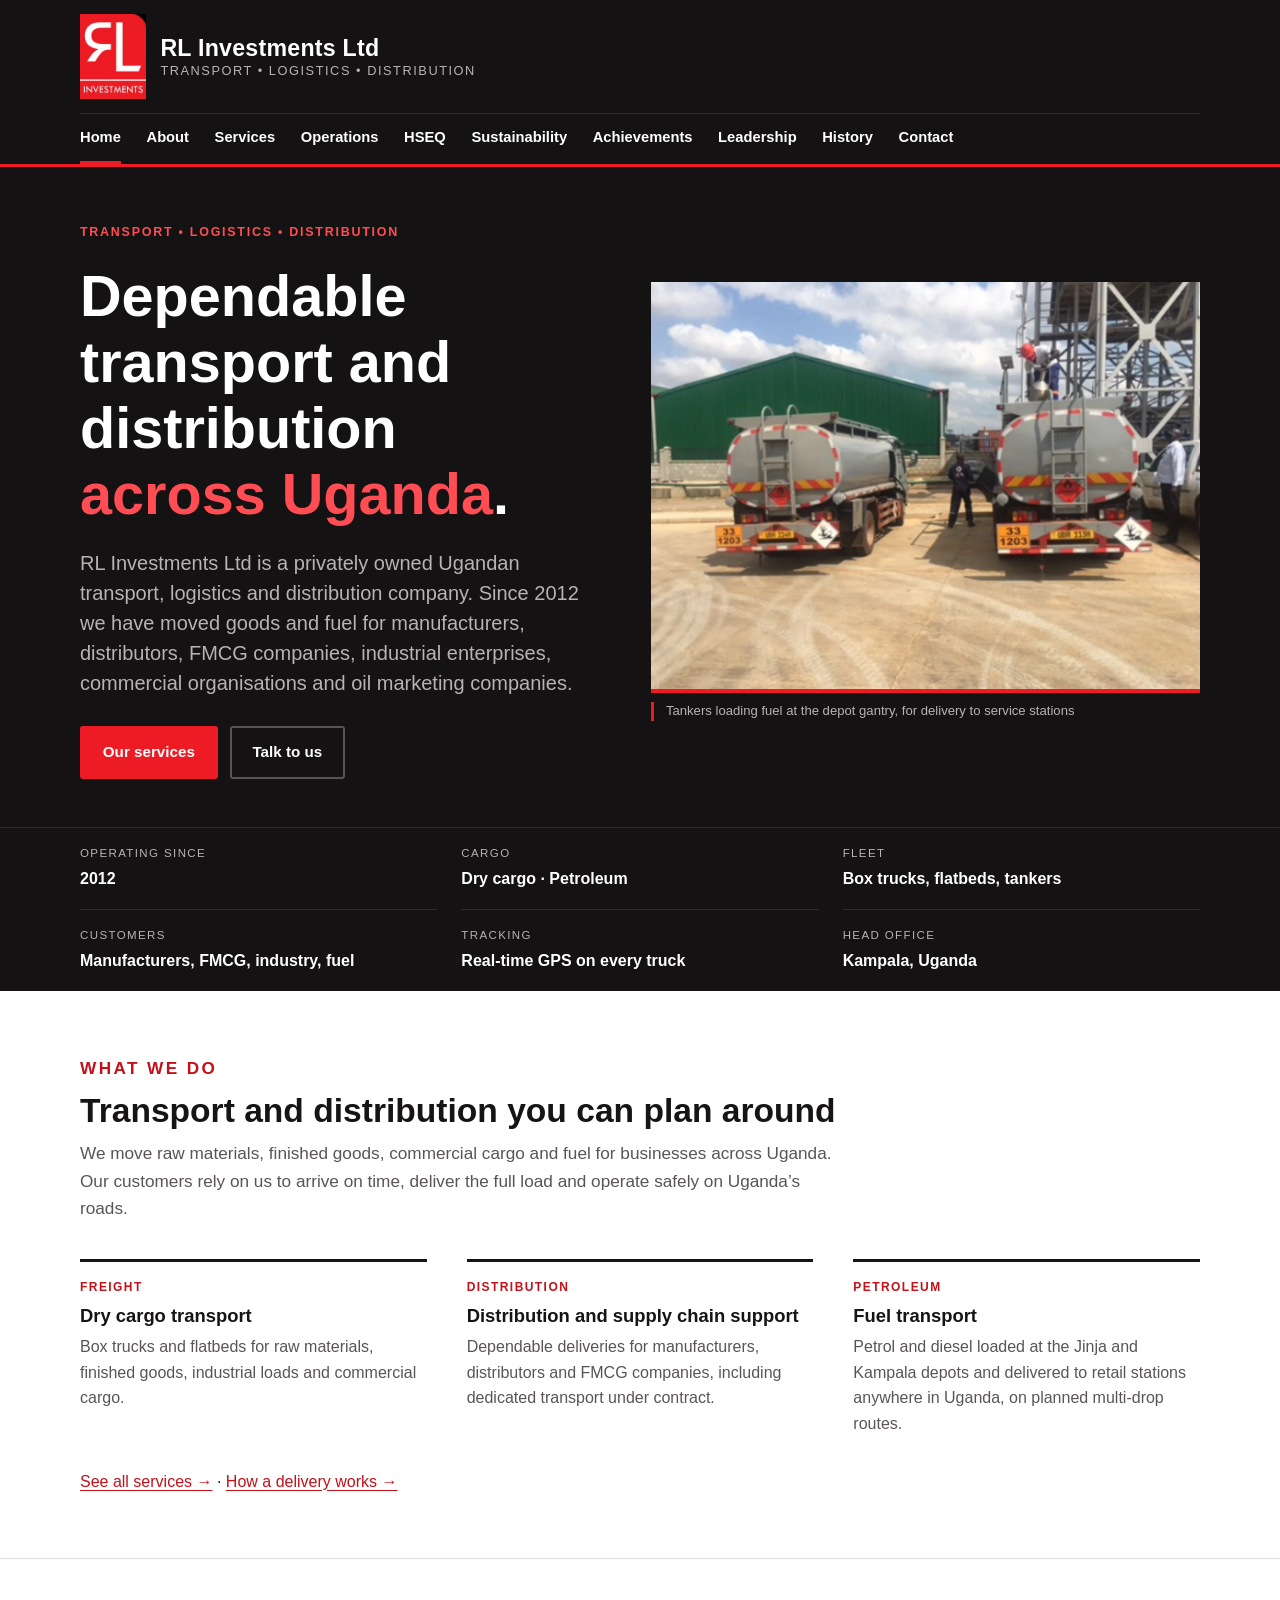
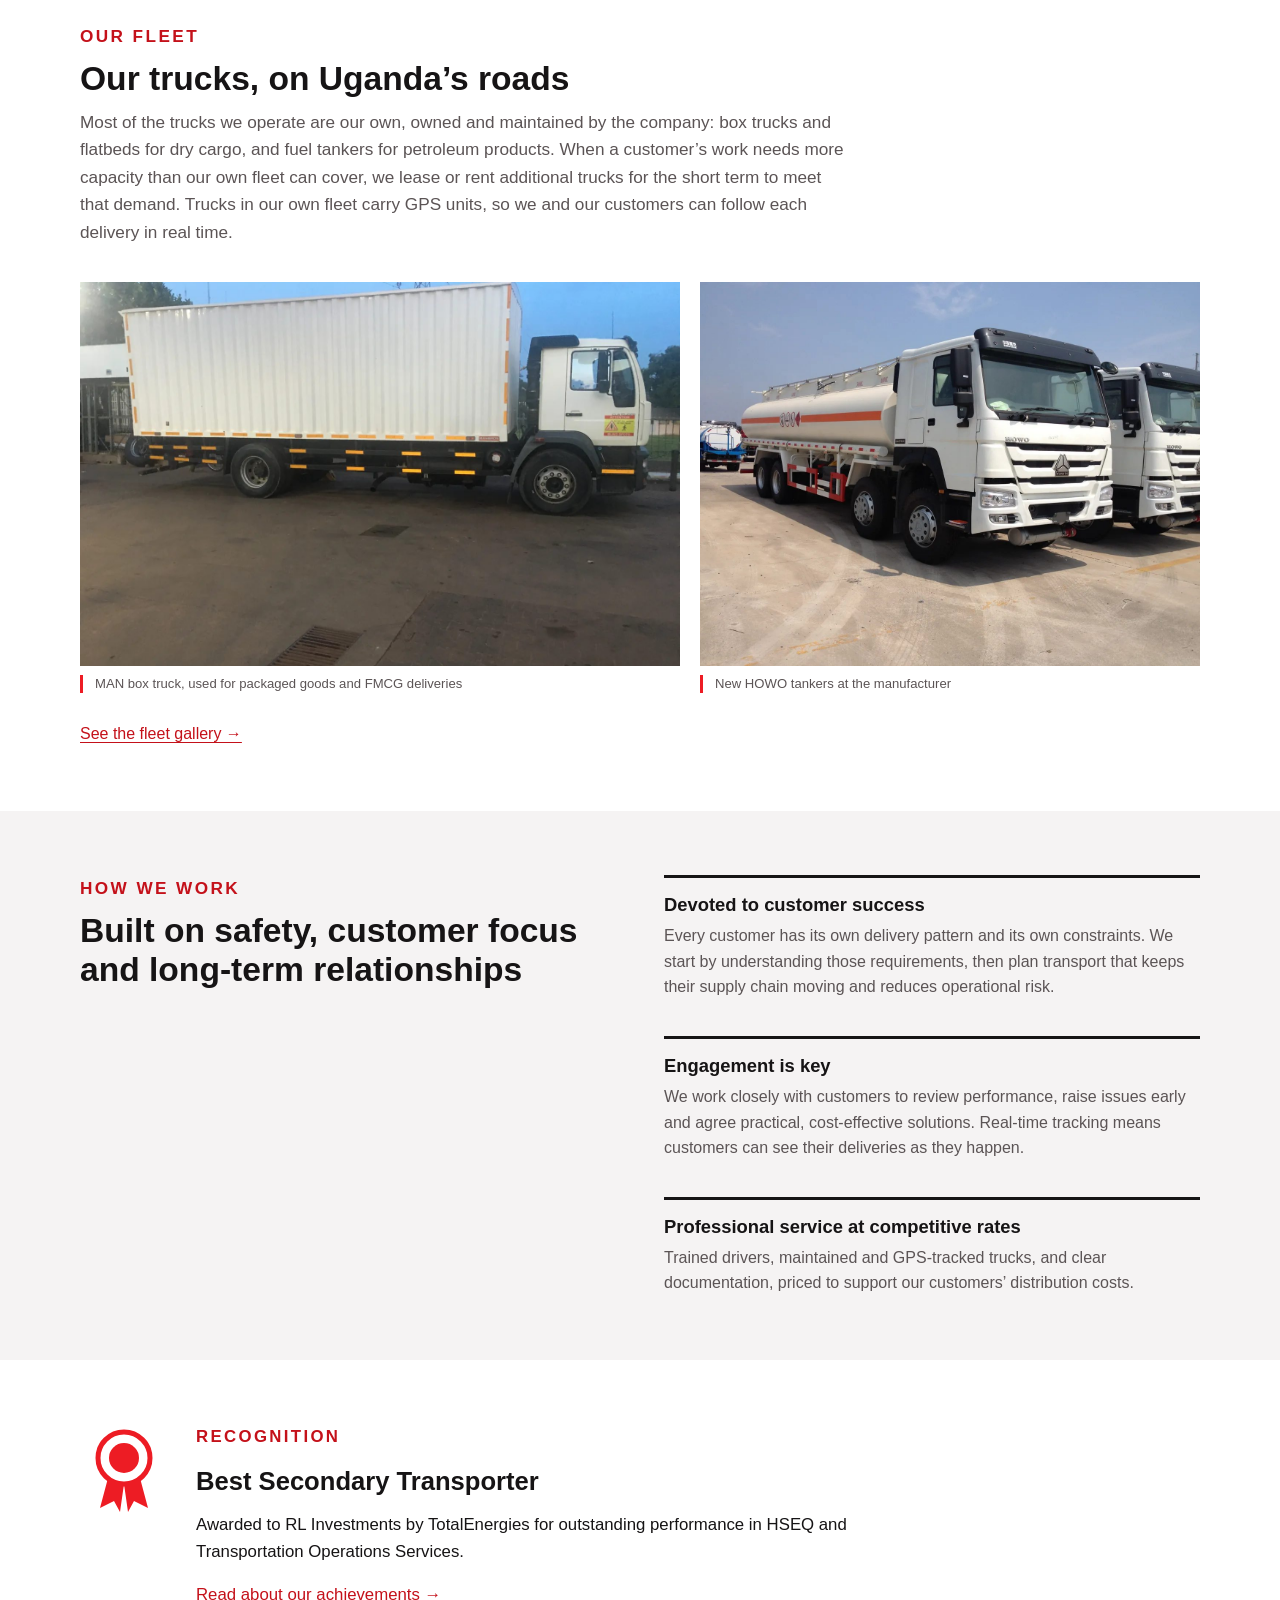
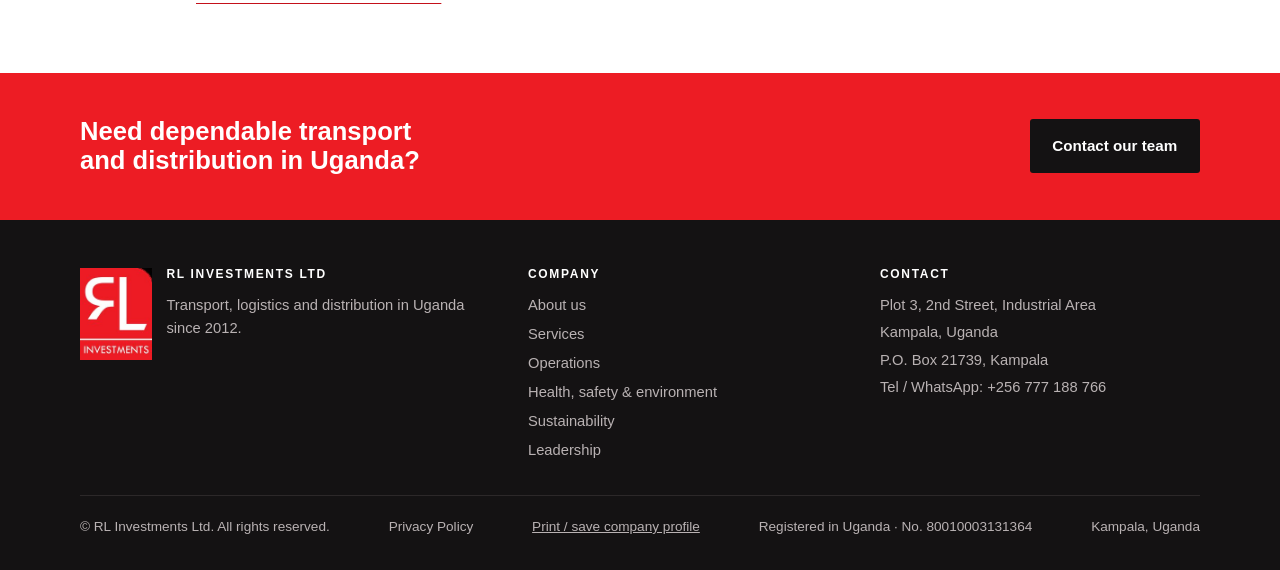
<file: index.html>
<!DOCTYPE html>

<html class="no-js" lang="en-UG">
<head>
<meta charset="utf-8"/>
<meta content="width=device-width, initial-scale=1, viewport-fit=cover" name="viewport"/>
<title>RL Investments Ltd | Transport, Logistics and Distribution in Uganda</title>


<meta content="#141213" name="theme-color"/>






<link href="[data-uri]" rel="icon" type="image/png"/>


<meta content="RL Investments Ltd is a privately owned Ugandan transport, logistics and distribution company moving dry cargo and fuel across Uganda since 2012." name="description"/><link href="https://rlinvestments.ug/" rel="canonical"/><link href="assets/favicon.svg" rel="icon" type="image/svg+xml"/><meta content="website" property="og:type"/><meta content="RL Investments Ltd" property="og:site_name"/><meta content="RL Investments Ltd | Transport, Logistics and Distribution in Uganda" property="og:title"/><meta content="RL Investments Ltd is a privately owned Ugandan transport, logistics and distribution company moving dry cargo and fuel across Uganda since 2012." property="og:description"/><meta content="https://rlinvestments.ug/" property="og:url"/><meta content="https://rlinvestments.ug/assets/images/og-image.jpg" property="og:image"/><meta content="en_UG" property="og:locale"/><meta content="summary_large_image" name="twitter:card"/><meta content="RL Investments Ltd | Transport, Logistics and Distribution in Uganda" name="twitter:title"/><meta content="RL Investments Ltd is a privately owned Ugandan transport, logistics and distribution company moving dry cargo and fuel across Uganda since 2012." name="twitter:description"/><meta content="https://rlinvestments.ug/assets/images/og-image.jpg" name="twitter:image"/><link href="assets/styles.css" rel="stylesheet"/><script type="application/ld+json">{
  "@context": "https://schema.org",
  "@type": "LocalBusiness",
  "name": "RL Investments Ltd",
  "legalName": "RL Investments Limited",
  "identifier": {
    "@type": "PropertyValue",
    "name": "Uganda company registration number",
    "value": "80010003131364"
  },
  "description": "Privately owned Ugandan transport, logistics and distribution company moving dry cargo and petroleum products across Uganda since 2012.",
  "foundingDate": "2012",
  "founder": {
    "@type": "Person",
    "name": "Rodger Lutalo",
    "jobTitle": "Founder (Managing Director 2012–2024)"
  },
  "telephone": "+256 777 188 766",
  "address": {
    "@type": "PostalAddress",
    "streetAddress": "Plot 3, 2nd Street, Industrial Area",
    "postOfficeBoxNumber": "P.O. Box 21739",
    "addressLocality": "Kampala",
    "addressCountry": "UG"
  },
  "areaServed": "Uganda",
  "knowsAbout": [
    "Freight transport",
    "FMCG distribution",
    "Petroleum transport",
    "Contract haulage"
  ],
  "logo": "https://rlinvestments.ug/assets/images/photo-01.jpg",
  "image": "https://rlinvestments.ug/assets/images/og-image.jpg",
  "url": "https://rlinvestments.ug/"
}</script></head>
<body>
<a class="skip-link" href="#main">Skip to content</a>
<header class="site-header">
<div class="wrap">
<a aria-label='RL Investments Ltd home' class='brand' href='/'>
<img alt="RL Investments logo" height="204" src="assets/images/photo-01.jpg" width="160"/>
<span class="brand-text">
<span class="brand-name">RL Investments Ltd</span>
<span class="brand-tag">Transport • Logistics • Distribution</span>
</span>
</a>
<button aria-controls="site-nav" aria-expanded="false" class="nav-toggle" type="button">Menu</button>
<nav aria-label="Main" class="site-nav" id="site-nav">
<ul>
<li><a aria-current='page' href='/'>Home</a></li>
<li><a href='/about'>About</a></li>
<li><a href='/services'>Services</a></li>
<li><a href='/operations'>Operations</a></li>
<li><a href='/hseq'>HSEQ</a></li>
<li><a href='/sustainability'>Sustainability</a></li>
<li><a href='/achievements'>Achievements</a></li>
<li><a href='/leadership'>Leadership</a></li>
<li><a href='/history'>History</a></li>
<li><a href='/contact'>Contact</a></li>
</ul>
</nav>
</div>
</header>
<main id="main">

<div class="page-view" data-description="RL Investments Ltd is a privately owned Ugandan transport, logistics and distribution company moving dry cargo and fuel across Uganda since 2012." data-title="RL Investments Ltd | Transport, Logistics and Distribution in Uganda" id="home">
<section class="page-head hero">
<div class="wrap">
<div class="hero-copy">
<p class="eyebrow">Transport • Logistics • Distribution</p>
<h1>Dependable transport and distribution <em>across Uganda</em>.</h1>
<p class="lead">RL Investments Ltd is a privately owned Ugandan transport, logistics and distribution company. Since 2012 we have moved goods and fuel for manufacturers, distributors, FMCG companies, industrial enterprises, commercial organisations and oil marketing companies.</p>
<div class="hero-actions">
<a class='btn btn-primary' href='/services'>Our services</a>
<a class='btn btn-ghost' href='/contact'>Talk to us</a>
</div>
</div>
<figure class="photo hero-photo">
<picture><img alt="Two RL Investments fuel tankers at a depot loading gantry in Uganda, with crew working on top of one tanker" decoding="async" fetchpriority="high" height="888" src="assets/images/photo-02.jpg" width="1242"/></picture>
<figcaption>Tankers loading fuel at the depot gantry, for delivery to service stations</figcaption>
</figure>
</div>
<div class="glance">
<div class="wrap">
<h2 class="visually-hidden">At a glance</h2>
<dl>
<div><dt>Operating since</dt><dd>2012</dd></div>
<div><dt>Cargo</dt><dd>Dry cargo · Petroleum</dd></div>
<div><dt>Fleet</dt><dd>Box trucks, flatbeds, tankers</dd></div>
<div><dt>Customers</dt><dd>Manufacturers, FMCG, industry, fuel</dd></div>
<div><dt>Tracking</dt><dd>Real-time GPS on every truck</dd></div>
<div><dt>Head office</dt><dd>Kampala, Uganda</dd></div>
</dl>
</div>
</div>
</section>
<section class="section">
<div class="wrap">
<div class="section-head">
<p class="eyebrow">What we do</p>
<h2>Transport and distribution you can plan around</h2>
<p>We move raw materials, finished goods, commercial cargo and fuel for businesses across Uganda. Our customers rely on us to arrive on time, deliver the full load and operate safely on Uganda’s roads.</p>
</div>
<div class="items">
<div class="item">
<p class="tag">Freight</p>
<h3>Dry cargo transport</h3>
<p>Box trucks and flatbeds for raw materials, finished goods, industrial loads and commercial cargo.</p>
</div>
<div class="item">
<p class="tag">Distribution</p>
<h3>Distribution and supply chain support</h3>
<p>Dependable deliveries for manufacturers, distributors and FMCG companies, including dedicated transport under contract.</p>
</div>
<div class="item">
<p class="tag">Petroleum</p>
<h3>Fuel transport</h3>
<p>Petrol and diesel loaded at the Jinja and Kampala depots and delivered to retail stations anywhere in Uganda, on planned multi-drop routes.</p>
</div>
</div>
<p style="margin-top:2rem"><a href='/services'>See all services →</a> · <a href='/services#journey'>How a delivery works →</a></p>
</div>
</section>
<section class="section fleet-home">
<div class="wrap">
<div class="section-head">
<p class="eyebrow">Our fleet</p>
<h2>Our trucks, on Uganda’s roads</h2>
<p>Most of the trucks we operate are our own, owned and maintained by the company: box trucks and flatbeds for dry cargo, and fuel tankers for petroleum products. When a customer’s work needs more capacity than our own fleet can cover, we lease or rent additional trucks for the short term to meet that demand. Trucks in our own fleet carry GPS units, so we and our customers can follow each delivery in real time.</p>
</div>
<div class="mosaic">
<figure class="photo m-main">
<picture><img alt="Side view of an RL Investments MAN box truck in Uganda" decoding="async" height="1050" loading="lazy" src="assets/images/photo-03.jpg" width="1400"/></picture>
<figcaption>MAN box truck, used for packaged goods and FMCG deliveries</figcaption>
</figure>
<figure class="photo m-side">
<picture><img alt="New Sinotruk HOWO fuel tankers lined up at the manufacturer's yard before delivery to RL Investments" decoding="async" height="1050" loading="lazy" src="assets/images/photo-04.jpg" width="1400"/></picture>
<figcaption>New HOWO tankers at the manufacturer</figcaption>
</figure>
</div>
<p style="margin-top:1.75rem"><a href='/operations#fleet'>See the fleet gallery →</a></p>
</div>
</section>
<section class="section alt">
<div class="wrap split">
<div class="section-head" style="margin-bottom:0">
<p class="eyebrow">How we work</p>
<h2>Built on safety, customer focus and long-term relationships</h2>
</div>
<div class="items two" style="grid-template-columns:1fr">
<div class="item">
<h3>Devoted to customer success</h3>
<p>Every customer has its own delivery pattern and its own constraints. We start by understanding those requirements, then plan transport that keeps their supply chain moving and reduces operational risk.</p>
</div>
<div class="item">
<h3>Engagement is key</h3>
<p>We work closely with customers to review performance, raise issues early and agree practical, cost-effective solutions. Real-time tracking means customers can see their deliveries as they happen.</p>
</div>
<div class="item">
<h3>Professional service at competitive rates</h3>
<p>Trained drivers, maintained and GPS-tracked trucks, and clear documentation, priced to support our customers’ distribution costs.</p>
</div>
</div>
</div>
</section>
<section class="section">
<div class="wrap">
<div class="award">
<svg aria-hidden="true" class="award-mark" viewbox="0 0 88 88">
<circle cx="44" cy="34" fill="none" r="26" stroke="currentColor" stroke-width="5"></circle>
<circle cx="44" cy="34" fill="currentColor" r="15"></circle>
<path d="M28 54 L20 84 L34 77 L40 88 L44 60 Z" fill="currentColor"></path>
<path d="M60 54 L68 84 L54 77 L48 88 L44 60 Z" fill="currentColor"></path>
</svg>
<div class="prose">
<p class="eyebrow">Recognition</p>
<h2 style="margin-top:0">Best Secondary Transporter</h2>
<p>Awarded to RL Investments by TotalEnergies for outstanding performance in HSEQ and Transportation Operations Services.</p>
<p><a href='/achievements'>Read about our achievements →</a></p>
</div>
</div>
</div>
</section>
<section class="cta">
<div class="wrap">
<h2>Need dependable transport and distribution in Uganda?</h2>
<a class='btn' href='/contact'>Contact our team</a>
</div>
</section>
</div>









</main>
<footer class="site-footer">
<div class="wrap">
<div class="footer-grid">
<div class="footer-brand">
<img alt="" height="204" src="assets/images/photo-01.jpg" width="160"/>
<div>
<h2>RL Investments Ltd</h2>
<p>Transport, logistics and distribution in Uganda since 2012.</p>
</div>
</div>
<div>
<h2>Company</h2>
<ul>
<li><a href='/about'>About us</a></li>
<li><a href='/services'>Services</a></li>
<li><a href='/operations'>Operations</a></li>
<li><a href='/hseq'>Health, safety &amp; environment</a></li>
<li><a href='/sustainability'>Sustainability</a></li>
<li><a href='/leadership'>Leadership</a></li>
</ul>
</div>
<div>
<h2>Contact</h2>
<address>
<span>Plot 3, 2nd Street, Industrial Area</span>
<span>Kampala, Uganda</span>
<span>P.O. Box 21739, Kampala</span>
<span>Tel / WhatsApp: <a href="tel:+256777188766">+256 777 188 766</a></span>
</address>
</div>
</div>
<div class="footer-base">
<span>© RL Investments Ltd. All rights reserved.</span>
<span><a href="privacy.html">Privacy Policy</a></span>
<span><button onclick="location.href='profile.html'" style="background:none;border:none;color:inherit;font:inherit;cursor:pointer;text-decoration:underline;padding:0" type="button">Print / save company profile</button></span>
<span>Registered in Uganda · No. 80010003131364</span>
<span>Kampala, Uganda</span>
</div>
</div>
</footer>

<script defer="" src="assets/site.js"></script></body>
</html>
</file>
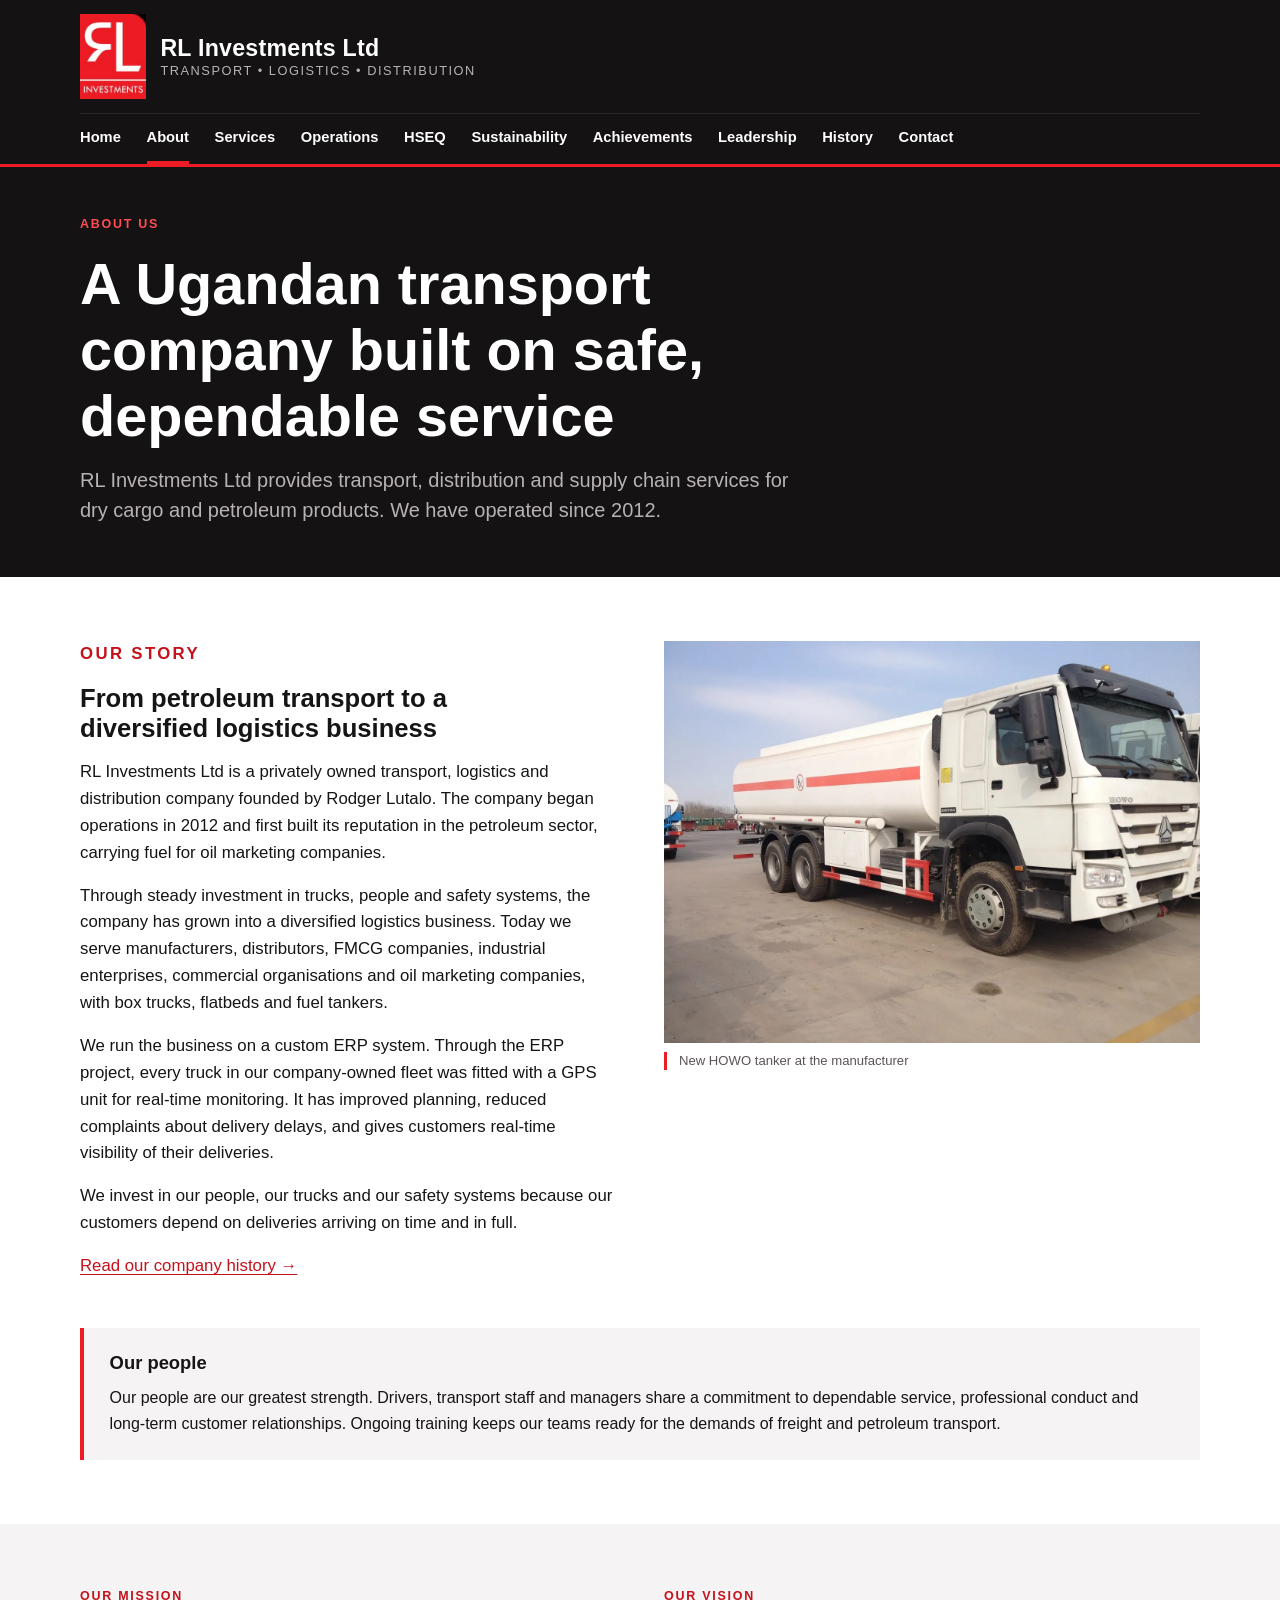
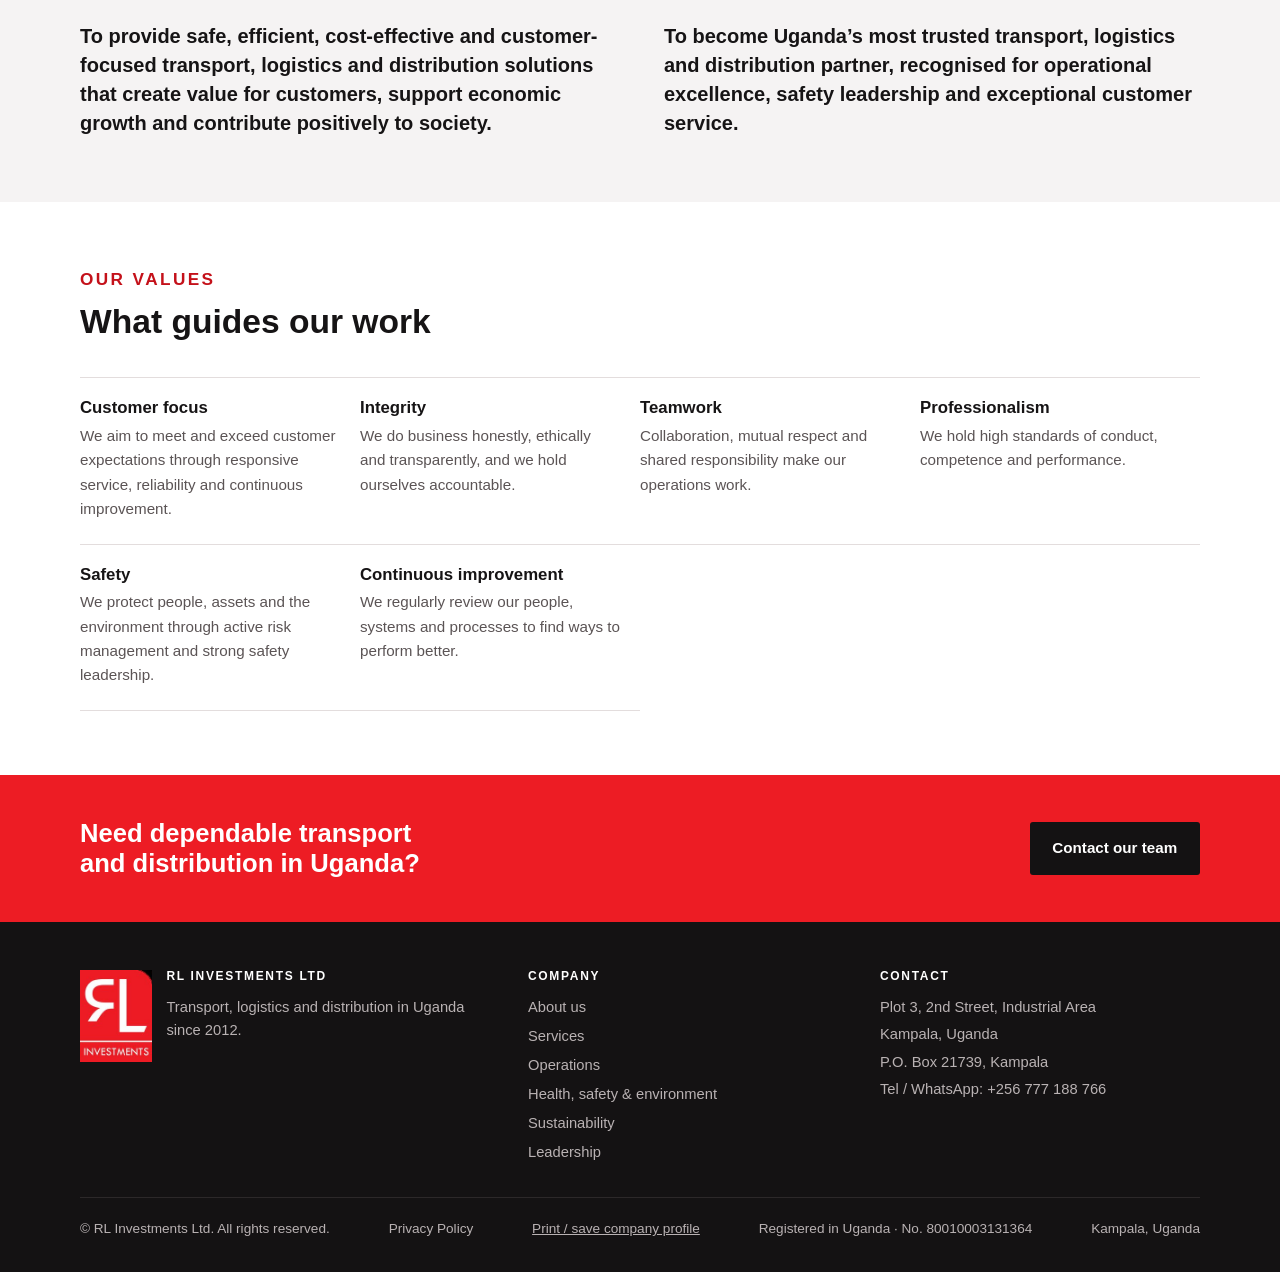
<file: about.html>
<!DOCTYPE html>

<html class="no-js" lang="en-UG">
<head>
<meta charset="utf-8"/>
<meta content="width=device-width, initial-scale=1, viewport-fit=cover" name="viewport"/>
<title>About Us | RL Investments Ltd</title>


<meta content="#141213" name="theme-color"/>






<link href="[data-uri]" rel="icon" type="image/png"/>


<meta content="About RL Investments Ltd: a Ugandan transport, logistics and distribution company founded by Rodger Lutalo, operating since 2012." name="description"/><link href="https://rlinvestments.ug/about.html" rel="canonical"/><link href="assets/favicon.svg" rel="icon" type="image/svg+xml"/><meta content="website" property="og:type"/><meta content="RL Investments Ltd" property="og:site_name"/><meta content="About Us | RL Investments Ltd" property="og:title"/><meta content="About RL Investments Ltd: a Ugandan transport, logistics and distribution company founded by Rodger Lutalo, operating since 2012." property="og:description"/><meta content="https://rlinvestments.ug/about.html" property="og:url"/><meta content="https://rlinvestments.ug/assets/images/og-image.jpg" property="og:image"/><meta content="en_UG" property="og:locale"/><meta content="summary_large_image" name="twitter:card"/><meta content="About Us | RL Investments Ltd" name="twitter:title"/><meta content="About RL Investments Ltd: a Ugandan transport, logistics and distribution company founded by Rodger Lutalo, operating since 2012." name="twitter:description"/><meta content="https://rlinvestments.ug/assets/images/og-image.jpg" name="twitter:image"/><link href="assets/styles.css" rel="stylesheet"/><script type="application/ld+json">{
  "@context": "https://schema.org",
  "@type": "LocalBusiness",
  "name": "RL Investments Ltd",
  "legalName": "RL Investments Limited",
  "identifier": {
    "@type": "PropertyValue",
    "name": "Uganda company registration number",
    "value": "80010003131364"
  },
  "description": "Privately owned Ugandan transport, logistics and distribution company moving dry cargo and petroleum products across Uganda since 2012.",
  "foundingDate": "2012",
  "founder": {
    "@type": "Person",
    "name": "Rodger Lutalo",
    "jobTitle": "Founder (Managing Director 2012–2024)"
  },
  "telephone": "+256 777 188 766",
  "address": {
    "@type": "PostalAddress",
    "streetAddress": "Plot 3, 2nd Street, Industrial Area",
    "postOfficeBoxNumber": "P.O. Box 21739",
    "addressLocality": "Kampala",
    "addressCountry": "UG"
  },
  "areaServed": "Uganda",
  "knowsAbout": [
    "Freight transport",
    "FMCG distribution",
    "Petroleum transport",
    "Contract haulage"
  ],
  "logo": "https://rlinvestments.ug/assets/images/photo-01.jpg",
  "image": "https://rlinvestments.ug/assets/images/og-image.jpg",
  "url": "https://rlinvestments.ug/about.html"
}</script></head>
<body>
<a class="skip-link" href="#main">Skip to content</a>
<header class="site-header">
<div class="wrap">
<a aria-label='RL Investments Ltd home' class='brand' href='/'>
<img alt="RL Investments logo" height="204" src="assets/images/photo-01.jpg" width="160"/>
<span class="brand-text">
<span class="brand-name">RL Investments Ltd</span>
<span class="brand-tag">Transport • Logistics • Distribution</span>
</span>
</a>
<button aria-controls="site-nav" aria-expanded="false" class="nav-toggle" type="button">Menu</button>
<nav aria-label="Main" class="site-nav" id="site-nav">
<ul>
<li><a href='/'>Home</a></li>
<li><a aria-current='page' href='/about'>About</a></li>
<li><a href='/services'>Services</a></li>
<li><a href='/operations'>Operations</a></li>
<li><a href='/hseq'>HSEQ</a></li>
<li><a href='/sustainability'>Sustainability</a></li>
<li><a href='/achievements'>Achievements</a></li>
<li><a href='/leadership'>Leadership</a></li>
<li><a href='/history'>History</a></li>
<li><a href='/contact'>Contact</a></li>
</ul>
</nav>
</div>
</header>
<main id="main">


<div class="page-view" data-description="About RL Investments Ltd: a Ugandan transport, logistics and distribution company founded by Rodger Lutalo, operating since 2012." data-title="About Us | RL Investments Ltd" id="about">
<section class="page-head">
<div class="wrap">
<p class="eyebrow">About us</p>
<h1>A Ugandan transport company built on safe, dependable service</h1>
<p class="lead">RL Investments Ltd provides transport, distribution and supply chain services for dry cargo and petroleum products. We have operated since 2012.</p>
</div>
</section>
<section class="section">
<div class="wrap split">
<div class="prose">
<p class="eyebrow">Our story</p>
<h2 style="margin-top:0">From petroleum transport to a diversified logistics business</h2>
<p>RL Investments Ltd is a privately owned transport, logistics and distribution company founded by Rodger Lutalo. The company began operations in 2012 and first built its reputation in the petroleum sector, carrying fuel for oil marketing companies.</p>
<p>Through steady investment in trucks, people and safety systems, the company has grown into a diversified logistics business. Today we serve manufacturers, distributors, FMCG companies, industrial enterprises, commercial organisations and oil marketing companies, with box trucks, flatbeds and fuel tankers.</p>
<p>We run the business on a custom ERP system. Through the ERP project, every truck in our company-owned fleet was fitted with a GPS unit for real-time monitoring. It has improved planning, reduced complaints about delivery delays, and gives customers real-time visibility of their deliveries.</p>
<p>We invest in our people, our trucks and our safety systems because our customers depend on deliveries arriving on time and in full.</p>
<p><a href='/history'>Read our company history →</a></p>
</div>
<figure class="photo">
<picture><img alt="New Sinotruk HOWO fuel tanker at the manufacturer's yard before delivery to RL Investments" decoding="async" height="1050" loading="lazy" src="assets/images/photo-05.jpg" width="1400"/></picture>
<figcaption>New HOWO tanker at the manufacturer</figcaption>
</figure>
</div>
<div class="wrap" style="margin-top:3rem">
<div class="panel">
<h3>Our people</h3>
<p>Our people are our greatest strength. Drivers, transport staff and managers share a commitment to dependable service, professional conduct and long-term customer relationships. Ongoing training keeps our teams ready for the demands of freight and petroleum transport.</p>
</div>
</div>
</section>
<section class="section alt" id="mission">
<div class="wrap split">
<div class="prose">
<h2 class="eyebrow">Our mission</h2>
<p style="font-size:1.25rem;font-weight:700;line-height:1.45">To provide safe, efficient, cost-effective and customer-focused transport, logistics and distribution solutions that create value for customers, support economic growth and contribute positively to society.</p>
</div>
<div class="prose" id="vision">
<h2 class="eyebrow">Our vision</h2>
<p style="font-size:1.25rem;font-weight:700;line-height:1.45">To become Uganda’s most trusted transport, logistics and distribution partner, recognised for operational excellence, safety leadership and exceptional customer service.</p>
</div>
</div>
</section>
<section class="section" id="values">
<div class="wrap">
<div class="section-head">
<p class="eyebrow">Our values</p>
<h2>What guides our work</h2>
</div>
<div class="values">
<div><h3>Customer focus</h3><p>We aim to meet and exceed customer expectations through responsive service, reliability and continuous improvement.</p></div>
<div><h3>Integrity</h3><p>We do business honestly, ethically and transparently, and we hold ourselves accountable.</p></div>
<div><h3>Teamwork</h3><p>Collaboration, mutual respect and shared responsibility make our operations work.</p></div>
<div><h3>Professionalism</h3><p>We hold high standards of conduct, competence and performance.</p></div>
<div><h3>Safety</h3><p>We protect people, assets and the environment through active risk management and strong safety leadership.</p></div>
<div><h3>Continuous improvement</h3><p>We regularly review our people, systems and processes to find ways to perform better.</p></div>
</div>
</div>
</section>
<section class="cta">
<div class="wrap">
<h2>Need dependable transport and distribution in Uganda?</h2>
<a class='btn' href='/contact'>Contact our team</a>
</div>
</section>
</div>








</main>
<footer class="site-footer">
<div class="wrap">
<div class="footer-grid">
<div class="footer-brand">
<img alt="" height="204" src="assets/images/photo-01.jpg" width="160"/>
<div>
<h2>RL Investments Ltd</h2>
<p>Transport, logistics and distribution in Uganda since 2012.</p>
</div>
</div>
<div>
<h2>Company</h2>
<ul>
<li><a href='/about'>About us</a></li>
<li><a href='/services'>Services</a></li>
<li><a href='/operations'>Operations</a></li>
<li><a href='/hseq'>Health, safety &amp; environment</a></li>
<li><a href='/sustainability'>Sustainability</a></li>
<li><a href='/leadership'>Leadership</a></li>
</ul>
</div>
<div>
<h2>Contact</h2>
<address>
<span>Plot 3, 2nd Street, Industrial Area</span>
<span>Kampala, Uganda</span>
<span>P.O. Box 21739, Kampala</span>
<span>Tel / WhatsApp: <a href="tel:+256777188766">+256 777 188 766</a></span>
</address>
</div>
</div>
<div class="footer-base">
<span>© RL Investments Ltd. All rights reserved.</span>
<span><a href="privacy.html">Privacy Policy</a></span>
<span><button onclick="location.href='profile.html'" style="background:none;border:none;color:inherit;font:inherit;cursor:pointer;text-decoration:underline;padding:0" type="button">Print / save company profile</button></span>
<span>Registered in Uganda · No. 80010003131364</span>
<span>Kampala, Uganda</span>
</div>
</div>
</footer>

<script defer="" src="assets/site.js"></script></body>
</html>
</file>
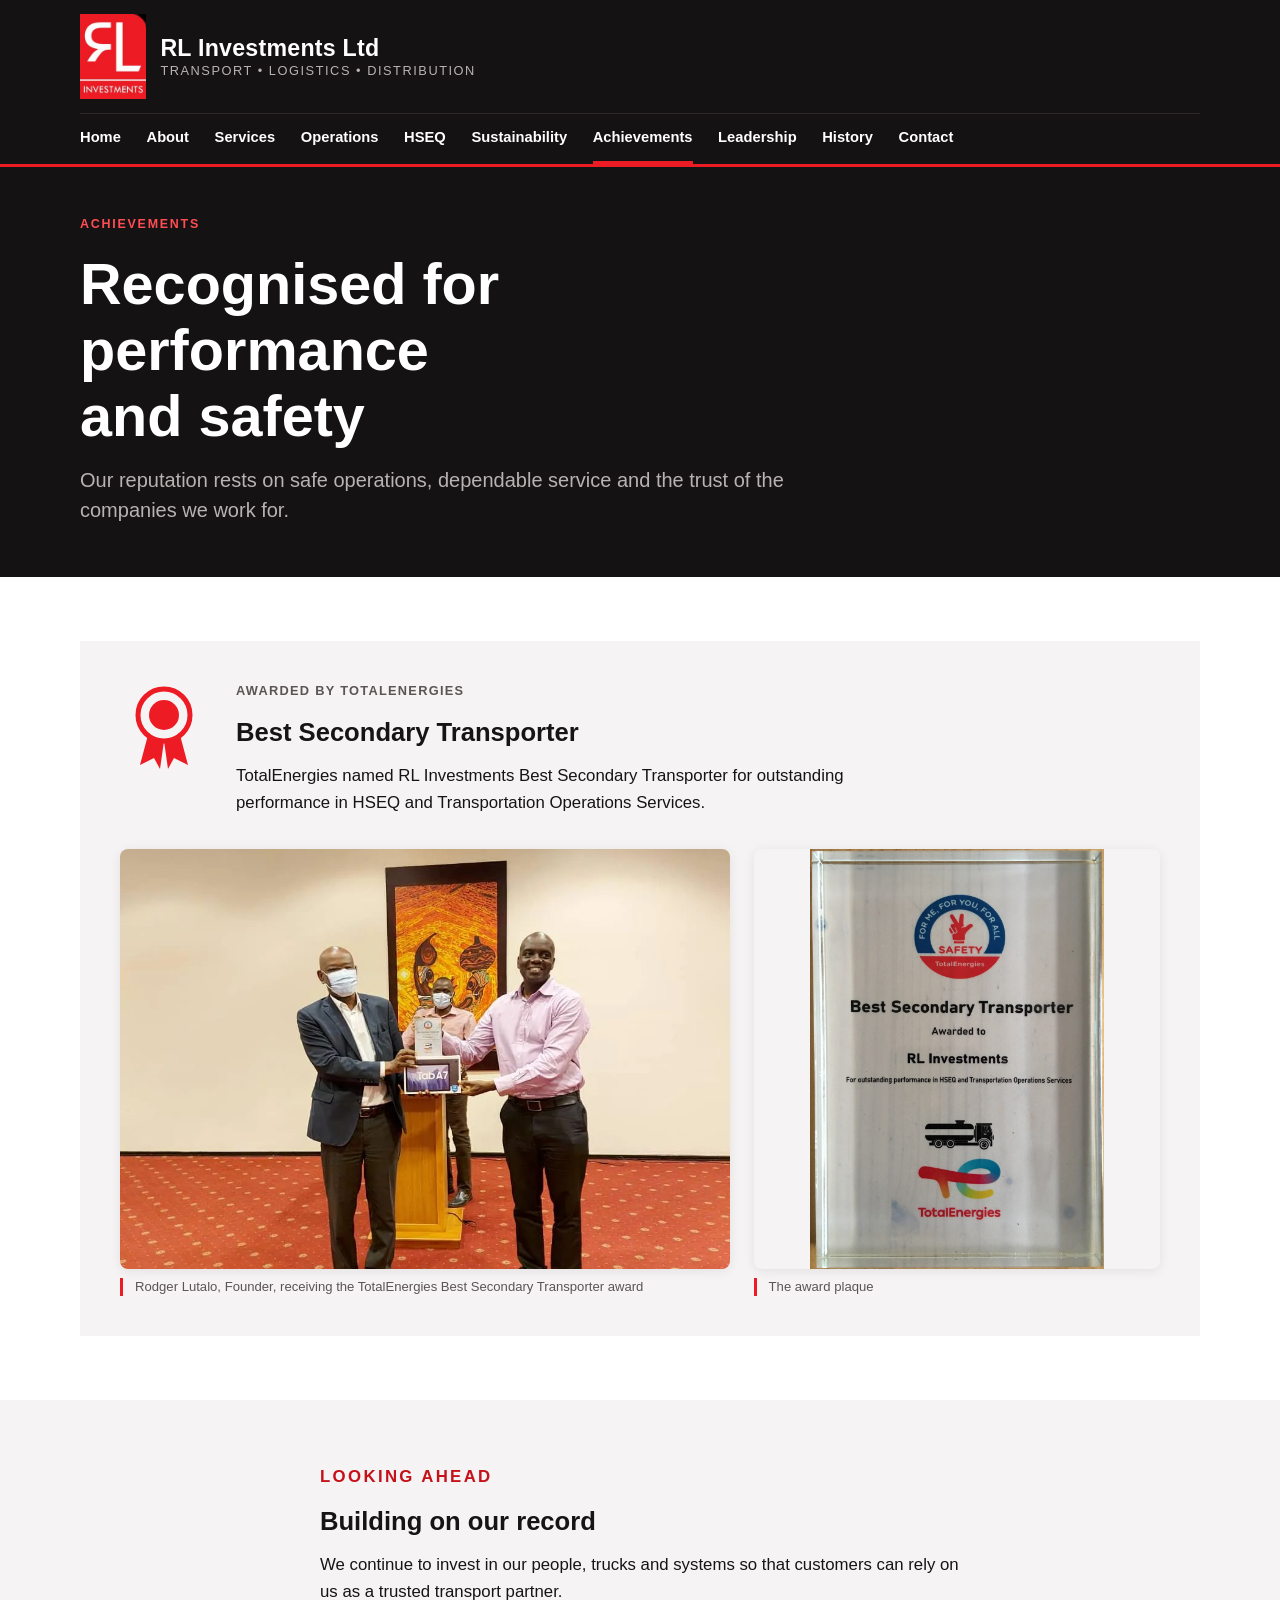
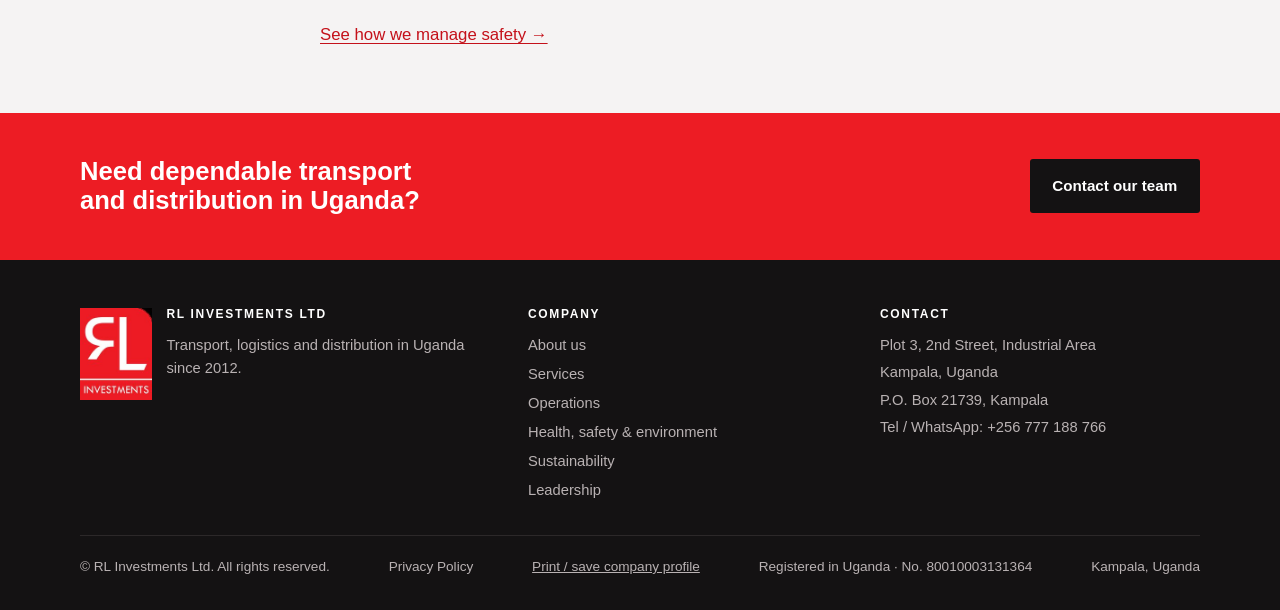
<file: achievements.html>
<!DOCTYPE html>

<html class="no-js" lang="en-UG">
<head>
<meta charset="utf-8"/>
<meta content="width=device-width, initial-scale=1, viewport-fit=cover" name="viewport"/>
<title>Achievements and Recognition | RL Investments Ltd</title>


<meta content="#141213" name="theme-color"/>






<link href="[data-uri]" rel="icon" type="image/png"/>


<meta content="RL Investments Ltd was named Best Secondary Transporter by TotalEnergies for outstanding performance in HSEQ and Transportation Operations Services." name="description"/><link href="https://rlinvestments.ug/achievements.html" rel="canonical"/><link href="assets/favicon.svg" rel="icon" type="image/svg+xml"/><meta content="website" property="og:type"/><meta content="RL Investments Ltd" property="og:site_name"/><meta content="Achievements and Recognition | RL Investments Ltd" property="og:title"/><meta content="RL Investments Ltd was named Best Secondary Transporter by TotalEnergies for outstanding performance in HSEQ and Transportation Operations Services." property="og:description"/><meta content="https://rlinvestments.ug/achievements.html" property="og:url"/><meta content="https://rlinvestments.ug/assets/images/og-image.jpg" property="og:image"/><meta content="en_UG" property="og:locale"/><meta content="summary_large_image" name="twitter:card"/><meta content="Achievements and Recognition | RL Investments Ltd" name="twitter:title"/><meta content="RL Investments Ltd was named Best Secondary Transporter by TotalEnergies for outstanding performance in HSEQ and Transportation Operations Services." name="twitter:description"/><meta content="https://rlinvestments.ug/assets/images/og-image.jpg" name="twitter:image"/><link href="assets/styles.css" rel="stylesheet"/><script type="application/ld+json">{
  "@context": "https://schema.org",
  "@type": "LocalBusiness",
  "name": "RL Investments Ltd",
  "legalName": "RL Investments Limited",
  "identifier": {
    "@type": "PropertyValue",
    "name": "Uganda company registration number",
    "value": "80010003131364"
  },
  "description": "Privately owned Ugandan transport, logistics and distribution company moving dry cargo and petroleum products across Uganda since 2012.",
  "foundingDate": "2012",
  "founder": {
    "@type": "Person",
    "name": "Rodger Lutalo",
    "jobTitle": "Founder (Managing Director 2012–2024)"
  },
  "telephone": "+256 777 188 766",
  "address": {
    "@type": "PostalAddress",
    "streetAddress": "Plot 3, 2nd Street, Industrial Area",
    "postOfficeBoxNumber": "P.O. Box 21739",
    "addressLocality": "Kampala",
    "addressCountry": "UG"
  },
  "areaServed": "Uganda",
  "knowsAbout": [
    "Freight transport",
    "FMCG distribution",
    "Petroleum transport",
    "Contract haulage"
  ],
  "logo": "https://rlinvestments.ug/assets/images/photo-01.jpg",
  "image": "https://rlinvestments.ug/assets/images/og-image.jpg",
  "url": "https://rlinvestments.ug/achievements.html"
}</script></head>
<body>
<a class="skip-link" href="#main">Skip to content</a>
<header class="site-header">
<div class="wrap">
<a aria-label='RL Investments Ltd home' class='brand' href='/'>
<img alt="RL Investments logo" height="204" src="assets/images/photo-01.jpg" width="160"/>
<span class="brand-text">
<span class="brand-name">RL Investments Ltd</span>
<span class="brand-tag">Transport • Logistics • Distribution</span>
</span>
</a>
<button aria-controls="site-nav" aria-expanded="false" class="nav-toggle" type="button">Menu</button>
<nav aria-label="Main" class="site-nav" id="site-nav">
<ul>
<li><a href='/'>Home</a></li>
<li><a href='/about'>About</a></li>
<li><a href='/services'>Services</a></li>
<li><a href='/operations'>Operations</a></li>
<li><a href='/hseq'>HSEQ</a></li>
<li><a href='/sustainability'>Sustainability</a></li>
<li><a aria-current='page' href='/achievements'>Achievements</a></li>
<li><a href='/leadership'>Leadership</a></li>
<li><a href='/history'>History</a></li>
<li><a href='/contact'>Contact</a></li>
</ul>
</nav>
</div>
</header>
<main id="main">







<div class="page-view" data-description="RL Investments Ltd was named Best Secondary Transporter by TotalEnergies for outstanding performance in HSEQ and Transportation Operations Services." data-title="Achievements and Recognition | RL Investments Ltd" id="achievements">
<section class="page-head">
<div class="wrap">
<p class="eyebrow">Achievements</p>
<h1>Recognised for performance and safety</h1>
<p class="lead">Our reputation rests on safe operations, dependable service and the trust of the companies we work for.</p>
</div>
</section>
<section class="section">
<div class="wrap">
<div class="award-card">
<div class="award">
<svg aria-hidden="true" class="award-mark" viewbox="0 0 88 88">
<circle cx="44" cy="34" fill="none" r="26" stroke="currentColor" stroke-width="5"></circle>
<circle cx="44" cy="34" fill="currentColor" r="15"></circle>
<path d="M28 54 L20 84 L34 77 L40 88 L44 60 Z" fill="currentColor"></path>
<path d="M60 54 L68 84 L54 77 L48 88 L44 60 Z" fill="currentColor"></path>
</svg>
<div class="prose">
<p class="by">Awarded by TotalEnergies</p>
<h2>Best Secondary Transporter</h2>
<p>TotalEnergies named RL Investments Best Secondary Transporter for outstanding performance in HSEQ and Transportation Operations Services.</p>
</div>
</div>
<div class="award-photos">
<figure class="photo ceremony">
<picture><img alt="Rodger Lutalo, Founder of RL Investments, receiving the TotalEnergies Best Secondary Transporter award" decoding="async" height="750" loading="lazy" src="assets/images/photo-06.jpg" width="1000"/></picture>
<figcaption>Rodger Lutalo, Founder, receiving the TotalEnergies Best Secondary Transporter award</figcaption>
</figure>
<figure class="photo plaque">
<picture><img alt="TotalEnergies award plaque: Best Secondary Transporter, awarded to RL Investments for outstanding performance in HSEQ and Transportation Operations Services" data-full="assets/images/award-plaque.jpg" decoding="async" height="1426" loading="lazy" src="assets/images/award-plaque.jpg" width="1000"/></picture>
<figcaption>The award plaque</figcaption>
</figure>
</div>
</div>
</div>
</section>
<section class="section alt">
<div class="wrap prose">
<p class="eyebrow">Looking ahead</p>
<h2 style="margin-top:0">Building on our record</h2>
<p>We continue to invest in our people, trucks and systems so that customers can rely on us as a trusted transport partner.</p>
<p><a href='/hseq'>See how we manage safety →</a></p>
</div>
</section>
<section class="cta">
<div class="wrap">
<h2>Need dependable transport and distribution in Uganda?</h2>
<a class='btn' href='/contact'>Contact our team</a>
</div>
</section>
</div>



</main>
<footer class="site-footer">
<div class="wrap">
<div class="footer-grid">
<div class="footer-brand">
<img alt="" height="204" src="assets/images/photo-01.jpg" width="160"/>
<div>
<h2>RL Investments Ltd</h2>
<p>Transport, logistics and distribution in Uganda since 2012.</p>
</div>
</div>
<div>
<h2>Company</h2>
<ul>
<li><a href='/about'>About us</a></li>
<li><a href='/services'>Services</a></li>
<li><a href='/operations'>Operations</a></li>
<li><a href='/hseq'>Health, safety &amp; environment</a></li>
<li><a href='/sustainability'>Sustainability</a></li>
<li><a href='/leadership'>Leadership</a></li>
</ul>
</div>
<div>
<h2>Contact</h2>
<address>
<span>Plot 3, 2nd Street, Industrial Area</span>
<span>Kampala, Uganda</span>
<span>P.O. Box 21739, Kampala</span>
<span>Tel / WhatsApp: <a href="tel:+256777188766">+256 777 188 766</a></span>
</address>
</div>
</div>
<div class="footer-base">
<span>© RL Investments Ltd. All rights reserved.</span>
<span><a href="privacy.html">Privacy Policy</a></span>
<span><button onclick="location.href='profile.html'" style="background:none;border:none;color:inherit;font:inherit;cursor:pointer;text-decoration:underline;padding:0" type="button">Print / save company profile</button></span>
<span>Registered in Uganda · No. 80010003131364</span>
<span>Kampala, Uganda</span>
</div>
</div>
</footer>

<script defer="" src="assets/site.js"></script></body>
</html>
</file>
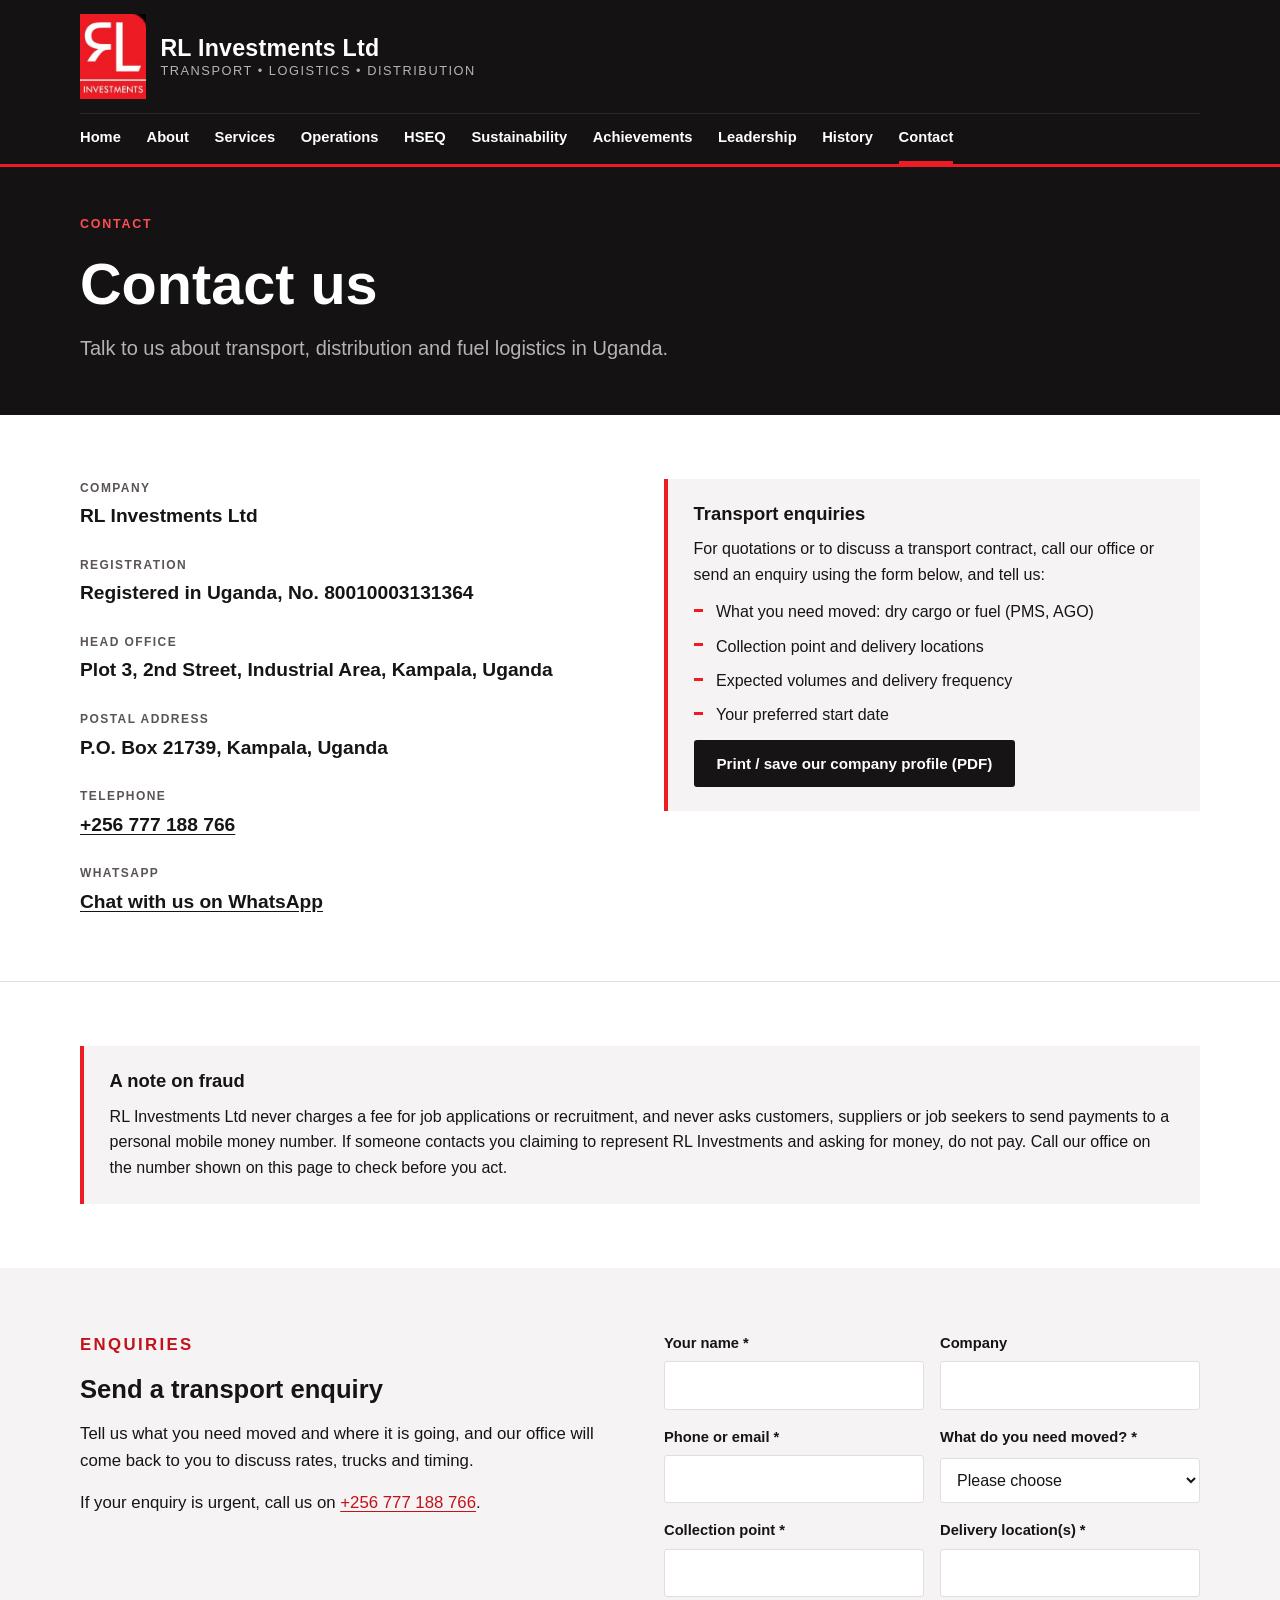
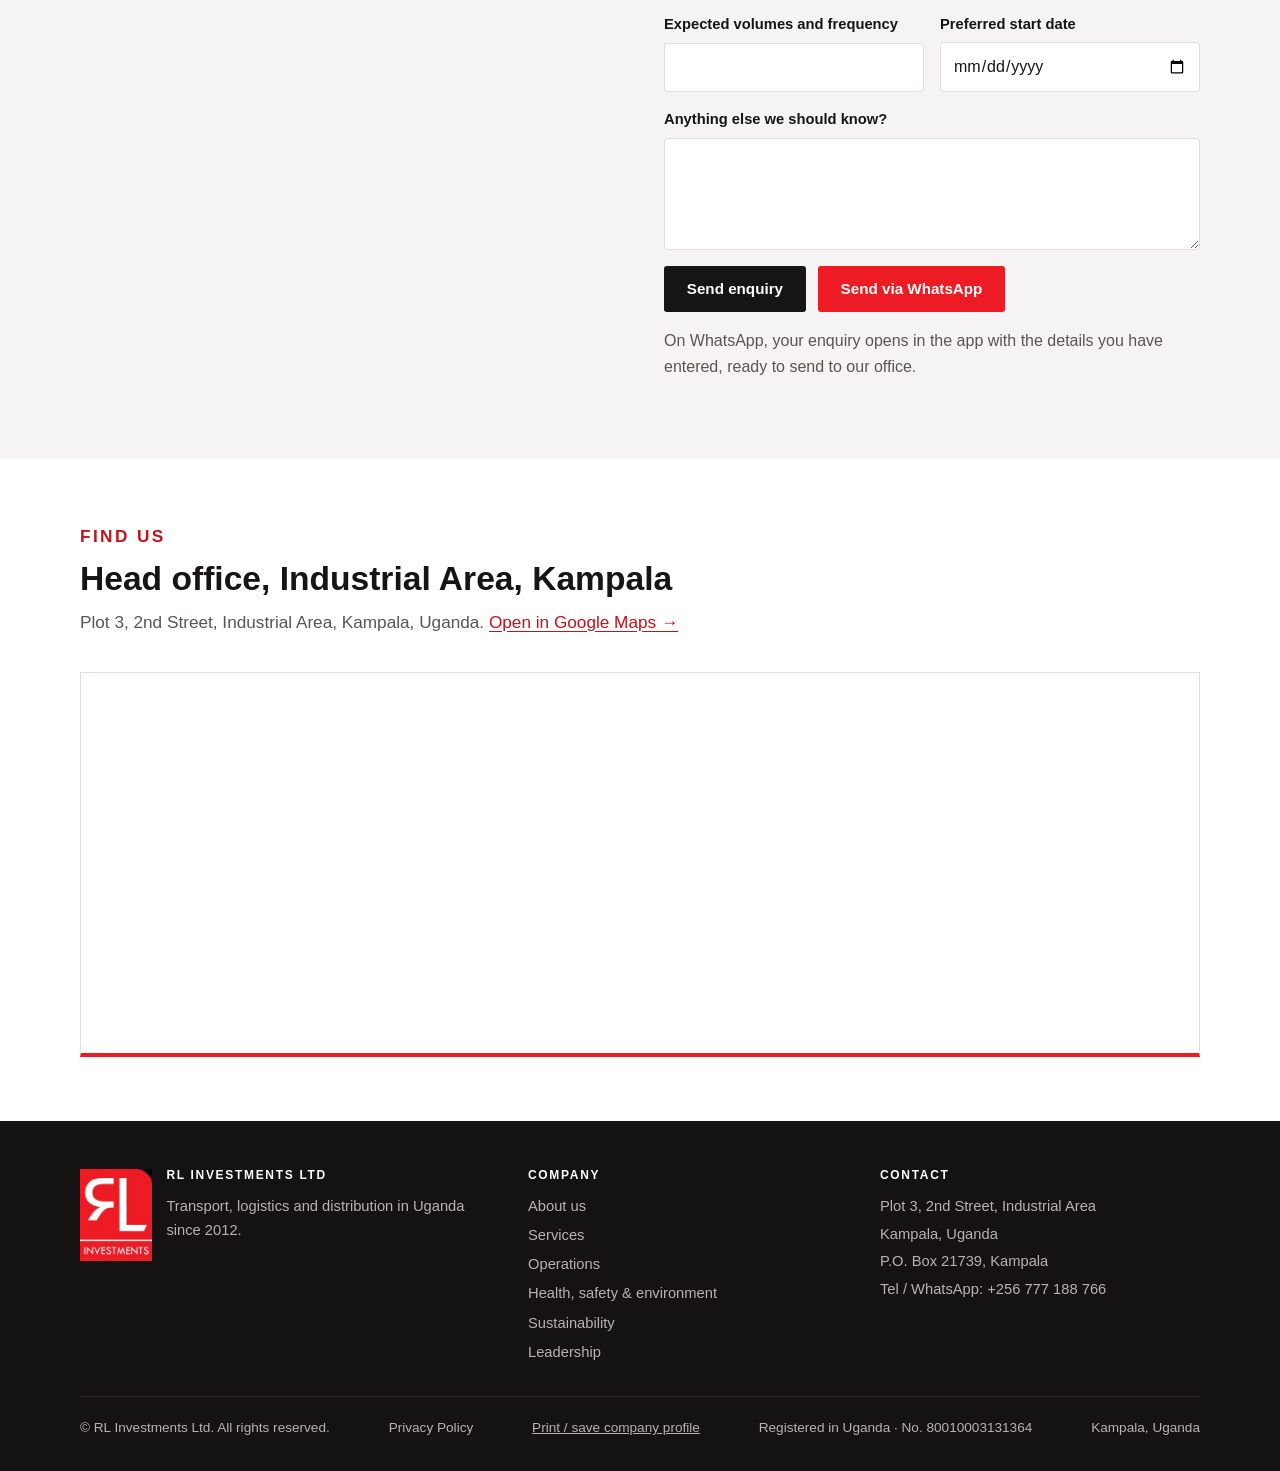
<file: contact.html>
<!DOCTYPE html>

<html class="no-js" lang="en-UG">
<head>
<meta charset="utf-8"/>
<meta content="width=device-width, initial-scale=1, viewport-fit=cover" name="viewport"/>
<title>Contact Us | RL Investments Ltd</title>


<meta content="#141213" name="theme-color"/>






<link href="[data-uri]" rel="icon" type="image/png"/>


<meta content="Contact RL Investments Ltd, Plot 3, 2nd Street, Industrial Area, Kampala, Uganda, for transport, distribution and fuel logistics enquiries." name="description"/><link href="https://rlinvestments.ug/contact.html" rel="canonical"/><link href="assets/favicon.svg" rel="icon" type="image/svg+xml"/><meta content="website" property="og:type"/><meta content="RL Investments Ltd" property="og:site_name"/><meta content="Contact Us | RL Investments Ltd" property="og:title"/><meta content="Contact RL Investments Ltd, Plot 3, 2nd Street, Industrial Area, Kampala, Uganda, for transport, distribution and fuel logistics enquiries." property="og:description"/><meta content="https://rlinvestments.ug/contact.html" property="og:url"/><meta content="https://rlinvestments.ug/assets/images/og-image.jpg" property="og:image"/><meta content="en_UG" property="og:locale"/><meta content="summary_large_image" name="twitter:card"/><meta content="Contact Us | RL Investments Ltd" name="twitter:title"/><meta content="Contact RL Investments Ltd, Plot 3, 2nd Street, Industrial Area, Kampala, Uganda, for transport, distribution and fuel logistics enquiries." name="twitter:description"/><meta content="https://rlinvestments.ug/assets/images/og-image.jpg" name="twitter:image"/><link href="assets/styles.css" rel="stylesheet"/><script type="application/ld+json">{
  "@context": "https://schema.org",
  "@type": "LocalBusiness",
  "name": "RL Investments Ltd",
  "legalName": "RL Investments Limited",
  "identifier": {
    "@type": "PropertyValue",
    "name": "Uganda company registration number",
    "value": "80010003131364"
  },
  "description": "Privately owned Ugandan transport, logistics and distribution company moving dry cargo and petroleum products across Uganda since 2012.",
  "foundingDate": "2012",
  "founder": {
    "@type": "Person",
    "name": "Rodger Lutalo",
    "jobTitle": "Founder (Managing Director 2012–2024)"
  },
  "telephone": "+256 777 188 766",
  "address": {
    "@type": "PostalAddress",
    "streetAddress": "Plot 3, 2nd Street, Industrial Area",
    "postOfficeBoxNumber": "P.O. Box 21739",
    "addressLocality": "Kampala",
    "addressCountry": "UG"
  },
  "areaServed": "Uganda",
  "knowsAbout": [
    "Freight transport",
    "FMCG distribution",
    "Petroleum transport",
    "Contract haulage"
  ],
  "logo": "https://rlinvestments.ug/assets/images/photo-01.jpg",
  "image": "https://rlinvestments.ug/assets/images/og-image.jpg",
  "url": "https://rlinvestments.ug/contact.html"
}</script></head>
<body>
<a class="skip-link" href="#main">Skip to content</a>
<header class="site-header">
<div class="wrap">
<a aria-label='RL Investments Ltd home' class='brand' href='/'>
<img alt="RL Investments logo" height="204" src="assets/images/photo-01.jpg" width="160"/>
<span class="brand-text">
<span class="brand-name">RL Investments Ltd</span>
<span class="brand-tag">Transport • Logistics • Distribution</span>
</span>
</a>
<button aria-controls="site-nav" aria-expanded="false" class="nav-toggle" type="button">Menu</button>
<nav aria-label="Main" class="site-nav" id="site-nav">
<ul>
<li><a href='/'>Home</a></li>
<li><a href='/about'>About</a></li>
<li><a href='/services'>Services</a></li>
<li><a href='/operations'>Operations</a></li>
<li><a href='/hseq'>HSEQ</a></li>
<li><a href='/sustainability'>Sustainability</a></li>
<li><a href='/achievements'>Achievements</a></li>
<li><a href='/leadership'>Leadership</a></li>
<li><a href='/history'>History</a></li>
<li><a aria-current='page' href='/contact'>Contact</a></li>
</ul>
</nav>
</div>
</header>
<main id="main">










<div class="page-view" data-description="Contact RL Investments Ltd, Plot 3, 2nd Street, Industrial Area, Kampala, Uganda, for transport, distribution and fuel logistics enquiries." data-title="Contact Us | RL Investments Ltd" id="contact">
<section class="page-head">
<div class="wrap">
<p class="eyebrow">Contact</p>
<h1>Contact us</h1>
<p class="lead">Talk to us about transport, distribution and fuel logistics in Uganda.</p>
</div>
</section>
<section class="section">
<div class="wrap split">
<dl class="contact-list">
<div><dt>Company</dt><dd>RL Investments Ltd</dd></div>
<div><dt>Registration</dt><dd>Registered in Uganda, No. 80010003131364</dd></div>
<div><dt>Head office</dt><dd>Plot 3, 2nd Street, Industrial Area, Kampala, Uganda</dd></div>
<div><dt>Postal address</dt><dd>P.O. Box 21739, Kampala, Uganda</dd></div>
<div><dt>Telephone</dt><dd><a href="tel:+256777188766">+256 777 188 766</a></dd></div>
<div><dt>WhatsApp</dt><dd><a href="https://wa.me/256777188766?text=Hello%20RL%20Investments%2C%20I%20have%20a%20transport%20enquiry." rel="noopener" target="_blank">Chat with us on WhatsApp</a></dd></div>
</dl>
<div class="panel">
<h2>Transport enquiries</h2>
<p>For quotations or to discuss a transport contract, call our office or send an enquiry using the form below, and tell us:</p>
<ul class="checklist">
<li>What you need moved: dry cargo or fuel (PMS, AGO)</li>
<li>Collection point and delivery locations</li>
<li>Expected volumes and delivery frequency</li>
<li>Your preferred start date</li>
</ul>
<p><button class="btn btn-dark" onclick="location.href='profile.html'" type="button">Print / save our company profile (PDF)</button></p>
</div>
</div>
</section>
<section class="section">
<div class="wrap">
<div class="panel">
<h2>A note on fraud</h2>
<p>RL Investments Ltd never charges a fee for job applications or recruitment, and never asks customers, suppliers or job seekers to send payments to a personal mobile money number. If someone contacts you claiming to represent RL Investments and asking for money, do not pay. Call our office on the number shown on this page to check before you act.</p>
</div>
</div>
</section>
<section class="section alt" id="enquiry">
<div class="wrap split">
<div class="prose">
<p class="eyebrow">Enquiries</p>
<h2 style="margin-top:0">Send a transport enquiry</h2>
<p>Tell us what you need moved and where it is going, and our office will come back to you to discuss rates, trucks and timing.</p>
<p>If your enquiry is urgent, call us on <a href="tel:+256777188766">+256 777 188 766</a>.</p>
</div>
<!-- Before launch: point this form at the company's enquiry inbox / form service so submissions are delivered to the office. -->
<form action='https://formspree.io/f/mbgojoow' class='enquiry-form' id='enquiry-form' method='POST' name='transport-enquiry'><input name="_next" type="hidden" value="https://rlinvestments.ug/contact.html?sent=1"/><input name="_gotcha" style="display:none" type="text"/>
<div class="form-row">
<div class="field">
<label for="enq-name">Your name *</label>
<input autocomplete="name" id="enq-name" name="name" required="" type="text"/>
</div>
<div class="field">
<label for="enq-company">Company</label>
<input autocomplete="organization" id="enq-company" name="company" type="text"/>
</div>
</div>
<div class="form-row">
<div class="field">
<label for="enq-contact">Phone or email *</label>
<input autocomplete="email" id="enq-contact" name="contact" required="" type="text"/>
</div>
<div class="field">
<label for="enq-cargo">What do you need moved? *</label>
<select id="enq-cargo" name="cargo" required="">
<option value="">Please choose</option>
<option>Dry cargo</option>
<option>Fuel: petrol (PMS)</option>
<option>Fuel: diesel (AGO)</option>
<option>Other / not sure yet</option>
</select>
</div>
</div>
<div class="form-row">
<div class="field">
<label for="enq-from">Collection point *</label>
<input id="enq-from" name="collection" required="" type="text"/>
</div>
<div class="field">
<label for="enq-to">Delivery location(s) *</label>
<input id="enq-to" name="delivery" required="" type="text"/>
</div>
</div>
<div class="form-row">
<div class="field">
<label for="enq-volume">Expected volumes and frequency</label>
<input id="enq-volume" name="volume" type="text"/>
</div>
<div class="field">
<label for="enq-start">Preferred start date</label>
<input id="enq-start" name="start" type="date"/>
</div>
</div>
<div class="field">
<label for="enq-details">Anything else we should know?</label>
<textarea id="enq-details" name="details"></textarea>
</div>
<div style="display:flex;flex-wrap:wrap;gap:0.75rem">
<button class="btn btn-dark" type="submit">Send enquiry</button>
<button class="btn btn-primary" id="enquiry-whatsapp" type="button">Send via WhatsApp</button>
</div>
<p style="color:var(--muted)">On WhatsApp, your enquiry opens in the app with the details you have entered, ready to send to our office.</p>
<p aria-live="polite" class="form-status" id="enquiry-status" role="status"></p>
</form>
</div>
</section>
<section class="section">
<div class="wrap">
<div class="section-head">
<p class="eyebrow">Find us</p>
<h2>Head office, Industrial Area, Kampala</h2>
<p>Plot 3, 2nd Street, Industrial Area, Kampala, Uganda. <a href="https://www.google.com/maps/search/?api=1&amp;query=Plot+3%2C+2nd+Street%2C+Industrial+Area%2C+Kampala%2C+Uganda" rel="noopener" target="_blank">Open in Google Maps →</a></p>
</div>
<div class="map-embed">
<iframe allowfullscreen="" loading="lazy" referrerpolicy="no-referrer-when-downgrade" src="https://www.google.com/maps?q=Plot%203%2C%202nd%20Street%2C%20Industrial%20Area%2C%20Kampala%2C%20Uganda&amp;output=embed" title="Map: RL Investments Ltd, Plot 3, 2nd Street, Industrial Area, Kampala, Uganda"></iframe>
</div>
</div>
</section>
</div>
</main>
<footer class="site-footer">
<div class="wrap">
<div class="footer-grid">
<div class="footer-brand">
<img alt="" height="204" src="assets/images/photo-01.jpg" width="160"/>
<div>
<h2>RL Investments Ltd</h2>
<p>Transport, logistics and distribution in Uganda since 2012.</p>
</div>
</div>
<div>
<h2>Company</h2>
<ul>
<li><a href='/about'>About us</a></li>
<li><a href='/services'>Services</a></li>
<li><a href='/operations'>Operations</a></li>
<li><a href='/hseq'>Health, safety &amp; environment</a></li>
<li><a href='/sustainability'>Sustainability</a></li>
<li><a href='/leadership'>Leadership</a></li>
</ul>
</div>
<div>
<h2>Contact</h2>
<address>
<span>Plot 3, 2nd Street, Industrial Area</span>
<span>Kampala, Uganda</span>
<span>P.O. Box 21739, Kampala</span>
<span>Tel / WhatsApp: <a href="tel:+256777188766">+256 777 188 766</a></span>
</address>
</div>
</div>
<div class="footer-base">
<span>© RL Investments Ltd. All rights reserved.</span>
<span><a href="privacy.html">Privacy Policy</a></span>
<span><button onclick="location.href='profile.html'" style="background:none;border:none;color:inherit;font:inherit;cursor:pointer;text-decoration:underline;padding:0" type="button">Print / save company profile</button></span>
<span>Registered in Uganda · No. 80010003131364</span>
<span>Kampala, Uganda</span>
</div>
</div>
</footer>

<script defer="" src="assets/site.js?v=2"></script></body>
</html>
</file>
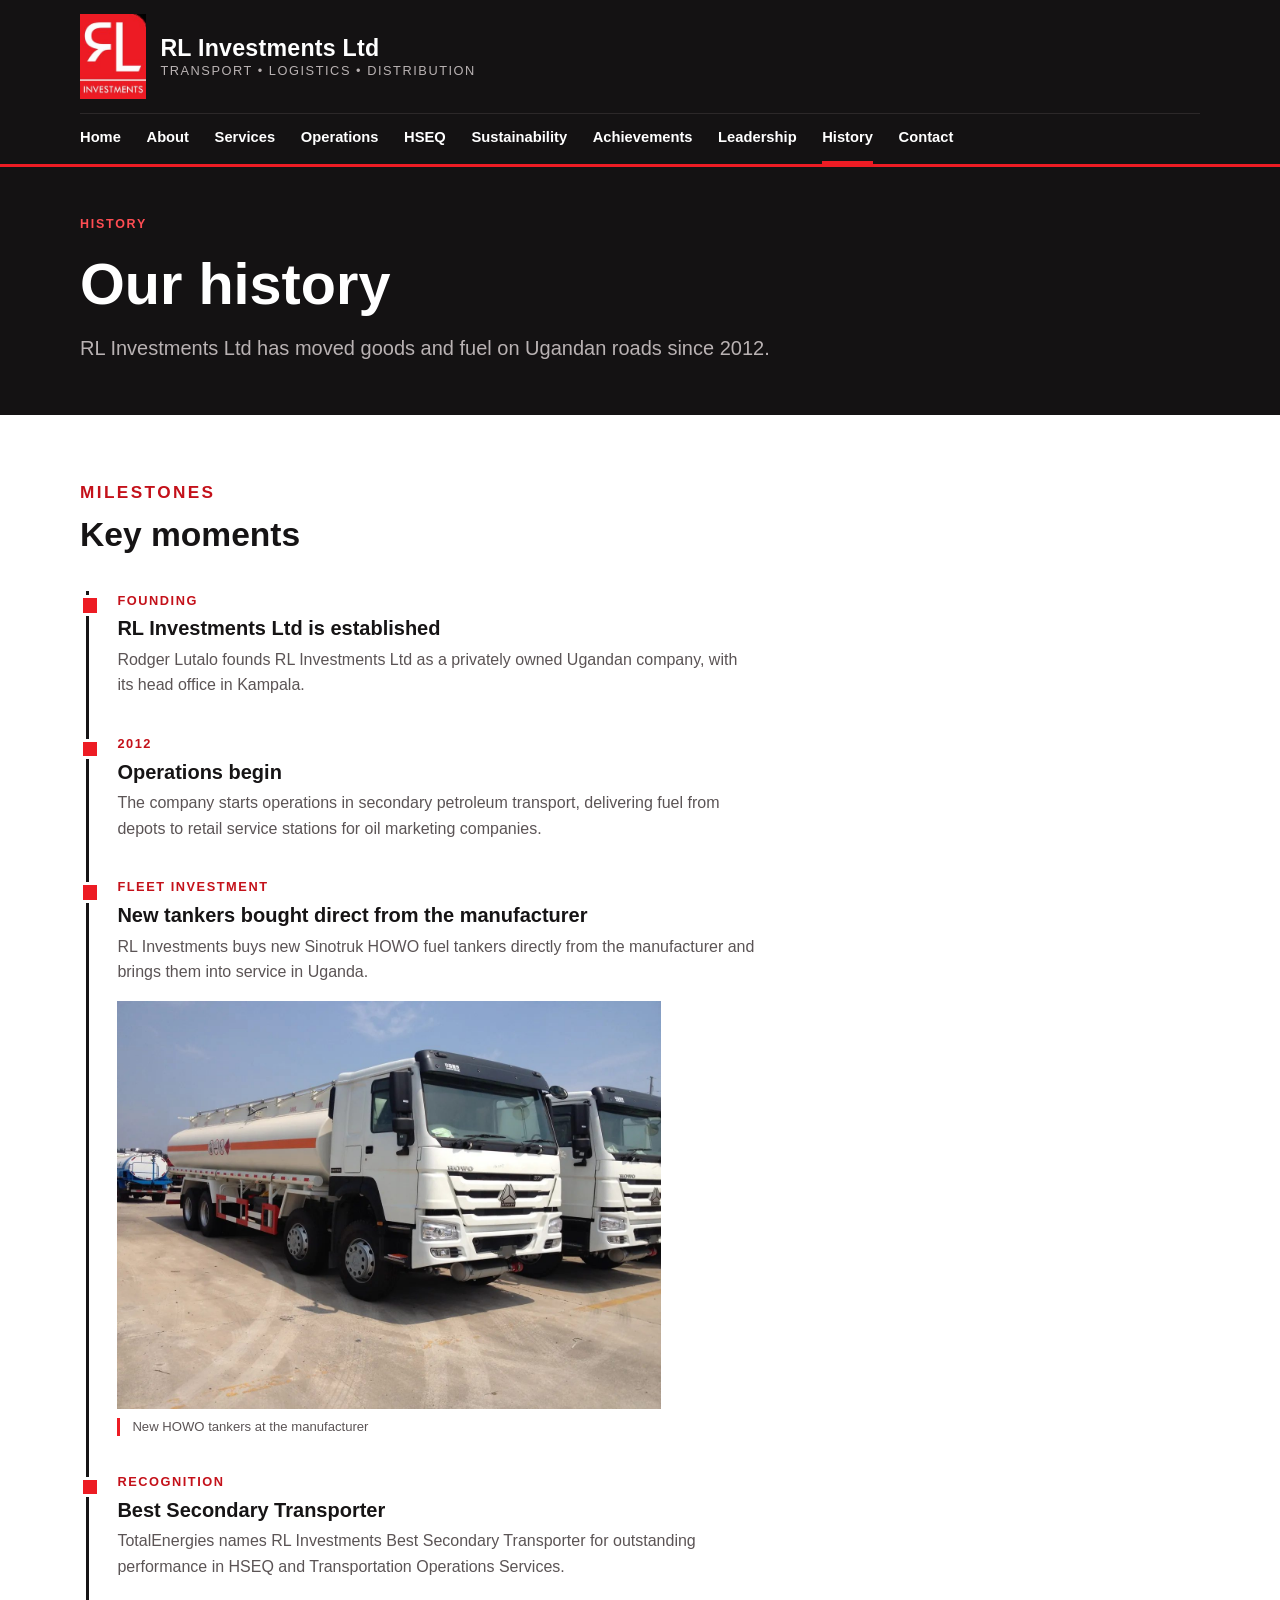
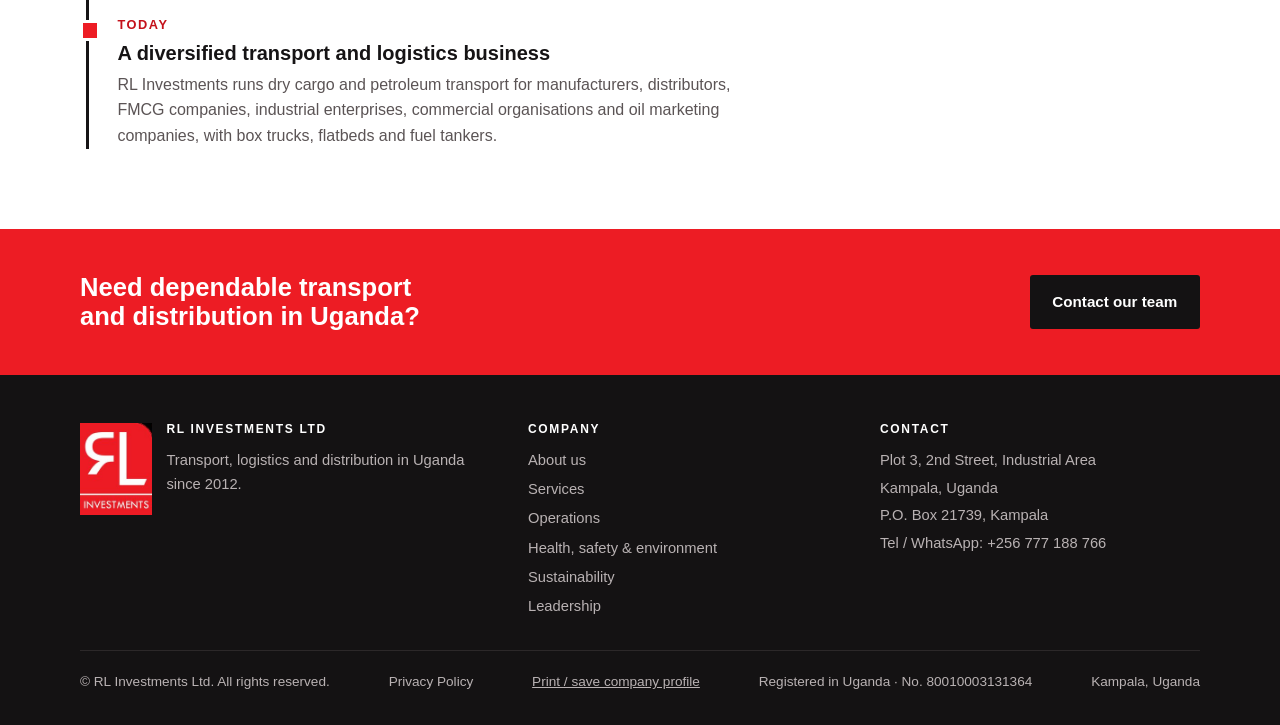
<file: history.html>
<!DOCTYPE html>

<html class="no-js" lang="en-UG">
<head>
<meta charset="utf-8"/>
<meta content="width=device-width, initial-scale=1, viewport-fit=cover" name="viewport"/>
<title>Company History | RL Investments Ltd</title>


<meta content="#141213" name="theme-color"/>






<link href="[data-uri]" rel="icon" type="image/png"/>


<meta content="The history of RL Investments Ltd, from its founding in Kampala in 2012 to a diversified transport and logistics business." name="description"/><link href="https://rlinvestments.ug/history.html" rel="canonical"/><link href="assets/favicon.svg" rel="icon" type="image/svg+xml"/><meta content="website" property="og:type"/><meta content="RL Investments Ltd" property="og:site_name"/><meta content="Company History | RL Investments Ltd" property="og:title"/><meta content="The history of RL Investments Ltd, from its founding in Kampala in 2012 to a diversified transport and logistics business." property="og:description"/><meta content="https://rlinvestments.ug/history.html" property="og:url"/><meta content="https://rlinvestments.ug/assets/images/og-image.jpg" property="og:image"/><meta content="en_UG" property="og:locale"/><meta content="summary_large_image" name="twitter:card"/><meta content="Company History | RL Investments Ltd" name="twitter:title"/><meta content="The history of RL Investments Ltd, from its founding in Kampala in 2012 to a diversified transport and logistics business." name="twitter:description"/><meta content="https://rlinvestments.ug/assets/images/og-image.jpg" name="twitter:image"/><link href="assets/styles.css" rel="stylesheet"/><script type="application/ld+json">{
  "@context": "https://schema.org",
  "@type": "LocalBusiness",
  "name": "RL Investments Ltd",
  "legalName": "RL Investments Limited",
  "identifier": {
    "@type": "PropertyValue",
    "name": "Uganda company registration number",
    "value": "80010003131364"
  },
  "description": "Privately owned Ugandan transport, logistics and distribution company moving dry cargo and petroleum products across Uganda since 2012.",
  "foundingDate": "2012",
  "founder": {
    "@type": "Person",
    "name": "Rodger Lutalo",
    "jobTitle": "Founder (Managing Director 2012–2024)"
  },
  "telephone": "+256 777 188 766",
  "address": {
    "@type": "PostalAddress",
    "streetAddress": "Plot 3, 2nd Street, Industrial Area",
    "postOfficeBoxNumber": "P.O. Box 21739",
    "addressLocality": "Kampala",
    "addressCountry": "UG"
  },
  "areaServed": "Uganda",
  "knowsAbout": [
    "Freight transport",
    "FMCG distribution",
    "Petroleum transport",
    "Contract haulage"
  ],
  "logo": "https://rlinvestments.ug/assets/images/photo-01.jpg",
  "image": "https://rlinvestments.ug/assets/images/og-image.jpg",
  "url": "https://rlinvestments.ug/history.html"
}</script></head>
<body>
<a class="skip-link" href="#main">Skip to content</a>
<header class="site-header">
<div class="wrap">
<a aria-label='RL Investments Ltd home' class='brand' href='/'>
<img alt="RL Investments logo" height="204" src="assets/images/photo-01.jpg" width="160"/>
<span class="brand-text">
<span class="brand-name">RL Investments Ltd</span>
<span class="brand-tag">Transport • Logistics • Distribution</span>
</span>
</a>
<button aria-controls="site-nav" aria-expanded="false" class="nav-toggle" type="button">Menu</button>
<nav aria-label="Main" class="site-nav" id="site-nav">
<ul>
<li><a href='/'>Home</a></li>
<li><a href='/about'>About</a></li>
<li><a href='/services'>Services</a></li>
<li><a href='/operations'>Operations</a></li>
<li><a href='/hseq'>HSEQ</a></li>
<li><a href='/sustainability'>Sustainability</a></li>
<li><a href='/achievements'>Achievements</a></li>
<li><a href='/leadership'>Leadership</a></li>
<li><a aria-current='page' href='/history'>History</a></li>
<li><a href='/contact'>Contact</a></li>
</ul>
</nav>
</div>
</header>
<main id="main">









<div class="page-view" data-description="The history of RL Investments Ltd, from its founding in Kampala in 2012 to a diversified transport and logistics business." data-title="Company History | RL Investments Ltd" id="history">
<section class="page-head">
<div class="wrap">
<p class="eyebrow">History</p>
<h1>Our history</h1>
<p class="lead">RL Investments Ltd has moved goods and fuel on Ugandan roads since 2012.</p>
</div>
</section>
<section class="section">
<div class="wrap">
<div class="section-head">
<p class="eyebrow">Milestones</p>
<h2>Key moments</h2>
</div>
<ol class="timeline">
<li>
<span class="when">Founding</span>
<h3>RL Investments Ltd is established</h3>
<p>Rodger Lutalo founds RL Investments Ltd as a privately owned Ugandan company, with its head office in Kampala.</p>
</li>
<li>
<span class="when">2012</span>
<h3>Operations begin</h3>
<p>The company starts operations in secondary petroleum transport, delivering fuel from depots to retail service stations for oil marketing companies.</p>
</li>
<li>
<span class="when">Fleet investment</span>
<h3>New tankers bought direct from the manufacturer</h3>
<p>RL Investments buys new Sinotruk HOWO fuel tankers directly from the manufacturer and brings them into service in Uganda.</p>
<figure class="photo timeline-photo">
<picture><img alt="New Sinotruk HOWO fuel tankers lined up at the manufacturer's yard before delivery to RL Investments" decoding="async" height="1050" loading="lazy" src="assets/images/photo-04.jpg" width="1400"/></picture>
<figcaption>New HOWO tankers at the manufacturer</figcaption>
</figure>
</li>
<li>
<span class="when">Recognition</span>
<h3>Best Secondary Transporter</h3>
<p>TotalEnergies names RL Investments Best Secondary Transporter for outstanding performance in HSEQ and Transportation Operations Services.</p>
</li>
<li>
<span class="when">Today</span>
<h3>A diversified transport and logistics business</h3>
<p>RL Investments runs dry cargo and petroleum transport for manufacturers, distributors, FMCG companies, industrial enterprises, commercial organisations and oil marketing companies, with box trucks, flatbeds and fuel tankers.</p>
</li>
</ol>
</div>
</section>
<section class="cta">
<div class="wrap">
<h2>Need dependable transport and distribution in Uganda?</h2>
<a class='btn' href='/contact'>Contact our team</a>
</div>
</section>
</div>

</main>
<footer class="site-footer">
<div class="wrap">
<div class="footer-grid">
<div class="footer-brand">
<img alt="" height="204" src="assets/images/photo-01.jpg" width="160"/>
<div>
<h2>RL Investments Ltd</h2>
<p>Transport, logistics and distribution in Uganda since 2012.</p>
</div>
</div>
<div>
<h2>Company</h2>
<ul>
<li><a href='/about'>About us</a></li>
<li><a href='/services'>Services</a></li>
<li><a href='/operations'>Operations</a></li>
<li><a href='/hseq'>Health, safety &amp; environment</a></li>
<li><a href='/sustainability'>Sustainability</a></li>
<li><a href='/leadership'>Leadership</a></li>
</ul>
</div>
<div>
<h2>Contact</h2>
<address>
<span>Plot 3, 2nd Street, Industrial Area</span>
<span>Kampala, Uganda</span>
<span>P.O. Box 21739, Kampala</span>
<span>Tel / WhatsApp: <a href="tel:+256777188766">+256 777 188 766</a></span>
</address>
</div>
</div>
<div class="footer-base">
<span>© RL Investments Ltd. All rights reserved.</span>
<span><a href="privacy.html">Privacy Policy</a></span>
<span><button onclick="location.href='profile.html'" style="background:none;border:none;color:inherit;font:inherit;cursor:pointer;text-decoration:underline;padding:0" type="button">Print / save company profile</button></span>
<span>Registered in Uganda · No. 80010003131364</span>
<span>Kampala, Uganda</span>
</div>
</div>
</footer>

<script defer="" src="assets/site.js"></script></body>
</html>
</file>
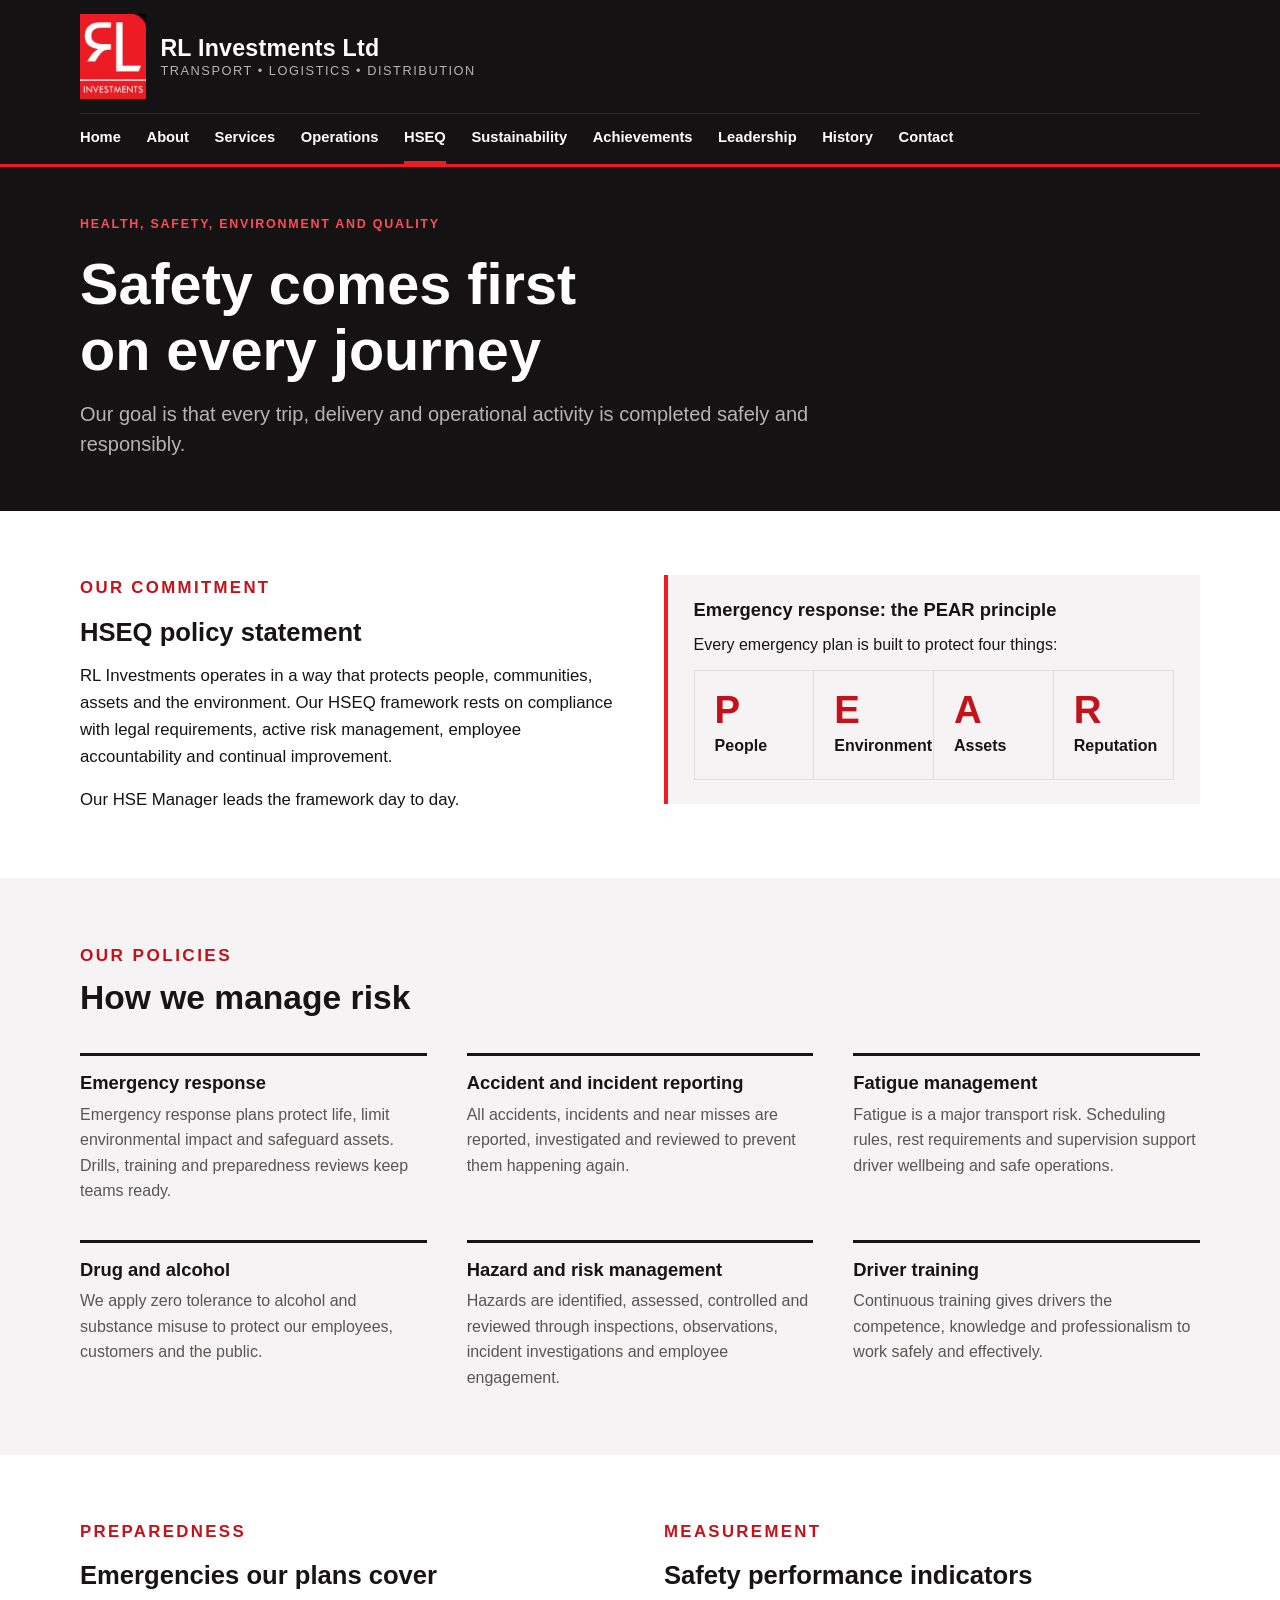
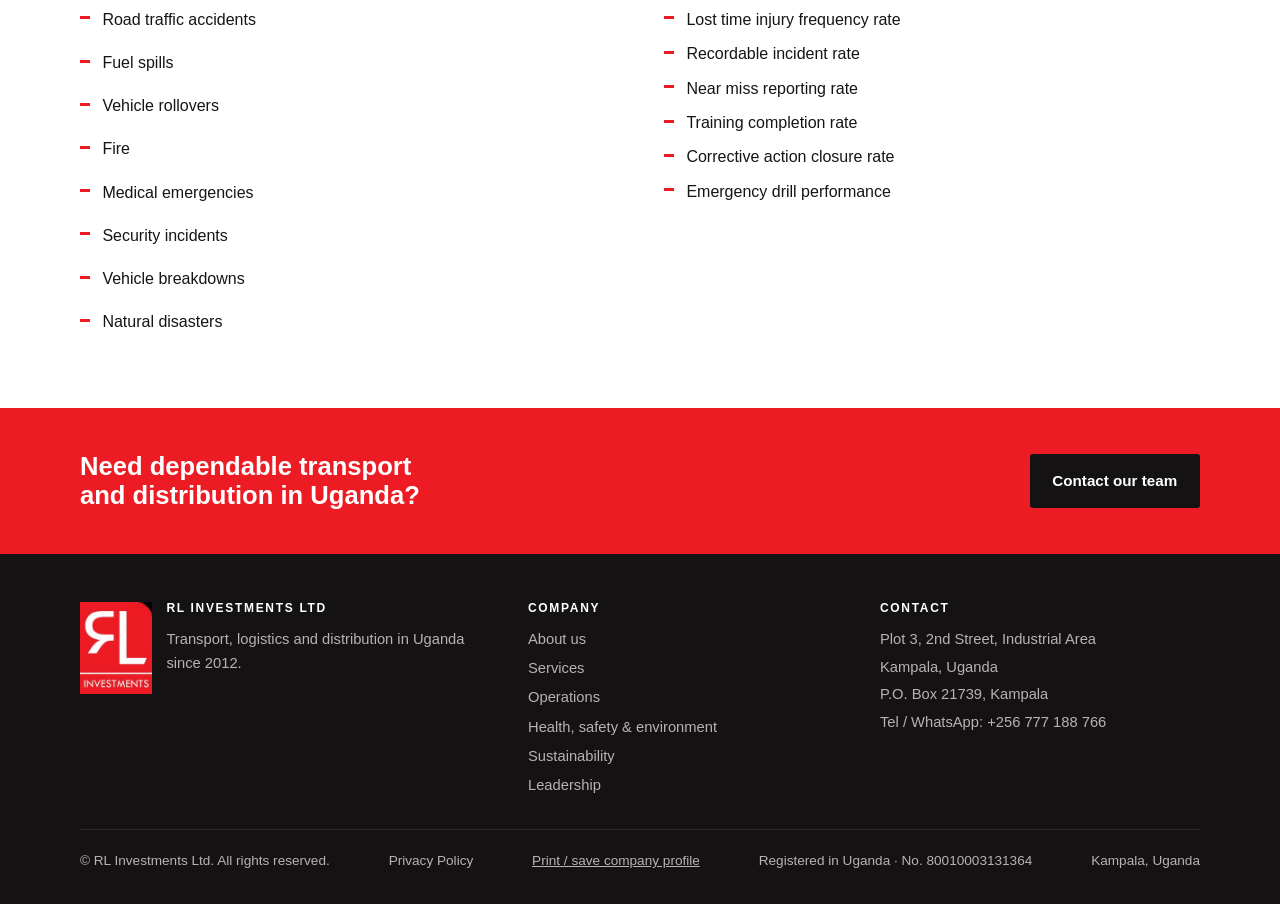
<file: hseq.html>
<!DOCTYPE html>

<html class="no-js" lang="en-UG">
<head>
<meta charset="utf-8"/>
<meta content="width=device-width, initial-scale=1, viewport-fit=cover" name="viewport"/>
<title>Health, Safety, Environment and Quality (HSEQ) | RL Investments Ltd</title>


<meta content="#141213" name="theme-color"/>






<link href="[data-uri]" rel="icon" type="image/png"/>


<meta content="Health, safety, environment and quality at RL Investments Ltd: HSEQ policy, emergency response, fatigue management and driver training." name="description"/><link href="https://rlinvestments.ug/hseq.html" rel="canonical"/><link href="assets/favicon.svg" rel="icon" type="image/svg+xml"/><meta content="website" property="og:type"/><meta content="RL Investments Ltd" property="og:site_name"/><meta content="Health, Safety, Environment and Quality (HSEQ) | RL Investments Ltd" property="og:title"/><meta content="Health, safety, environment and quality at RL Investments Ltd: HSEQ policy, emergency response, fatigue management and driver training." property="og:description"/><meta content="https://rlinvestments.ug/hseq.html" property="og:url"/><meta content="https://rlinvestments.ug/assets/images/og-image.jpg" property="og:image"/><meta content="en_UG" property="og:locale"/><meta content="summary_large_image" name="twitter:card"/><meta content="Health, Safety, Environment and Quality (HSEQ) | RL Investments Ltd" name="twitter:title"/><meta content="Health, safety, environment and quality at RL Investments Ltd: HSEQ policy, emergency response, fatigue management and driver training." name="twitter:description"/><meta content="https://rlinvestments.ug/assets/images/og-image.jpg" name="twitter:image"/><link href="assets/styles.css" rel="stylesheet"/><script type="application/ld+json">{
  "@context": "https://schema.org",
  "@type": "LocalBusiness",
  "name": "RL Investments Ltd",
  "legalName": "RL Investments Limited",
  "identifier": {
    "@type": "PropertyValue",
    "name": "Uganda company registration number",
    "value": "80010003131364"
  },
  "description": "Privately owned Ugandan transport, logistics and distribution company moving dry cargo and petroleum products across Uganda since 2012.",
  "foundingDate": "2012",
  "founder": {
    "@type": "Person",
    "name": "Rodger Lutalo",
    "jobTitle": "Founder (Managing Director 2012–2024)"
  },
  "telephone": "+256 777 188 766",
  "address": {
    "@type": "PostalAddress",
    "streetAddress": "Plot 3, 2nd Street, Industrial Area",
    "postOfficeBoxNumber": "P.O. Box 21739",
    "addressLocality": "Kampala",
    "addressCountry": "UG"
  },
  "areaServed": "Uganda",
  "knowsAbout": [
    "Freight transport",
    "FMCG distribution",
    "Petroleum transport",
    "Contract haulage"
  ],
  "logo": "https://rlinvestments.ug/assets/images/photo-01.jpg",
  "image": "https://rlinvestments.ug/assets/images/og-image.jpg",
  "url": "https://rlinvestments.ug/hseq.html"
}</script></head>
<body>
<a class="skip-link" href="#main">Skip to content</a>
<header class="site-header">
<div class="wrap">
<a aria-label='RL Investments Ltd home' class='brand' href='/'>
<img alt="RL Investments logo" height="204" src="assets/images/photo-01.jpg" width="160"/>
<span class="brand-text">
<span class="brand-name">RL Investments Ltd</span>
<span class="brand-tag">Transport • Logistics • Distribution</span>
</span>
</a>
<button aria-controls="site-nav" aria-expanded="false" class="nav-toggle" type="button">Menu</button>
<nav aria-label="Main" class="site-nav" id="site-nav">
<ul>
<li><a href='/'>Home</a></li>
<li><a href='/about'>About</a></li>
<li><a href='/services'>Services</a></li>
<li><a href='/operations'>Operations</a></li>
<li><a aria-current='page' href='/hseq'>HSEQ</a></li>
<li><a href='/sustainability'>Sustainability</a></li>
<li><a href='/achievements'>Achievements</a></li>
<li><a href='/leadership'>Leadership</a></li>
<li><a href='/history'>History</a></li>
<li><a href='/contact'>Contact</a></li>
</ul>
</nav>
</div>
</header>
<main id="main">





<div class="page-view" data-description="Health, safety, environment and quality at RL Investments Ltd: HSEQ policy, emergency response, fatigue management and driver training." data-title="Health, Safety, Environment and Quality (HSEQ) | RL Investments Ltd" id="hseq">
<section class="page-head">
<div class="wrap">
<p class="eyebrow">Health, safety, environment and quality</p>
<h1>Safety comes first on every journey</h1>
<p class="lead">Our goal is that every trip, delivery and operational activity is completed safely and responsibly.</p>
</div>
</section>
<section class="section">
<div class="wrap split">
<div class="prose">
<p class="eyebrow">Our commitment</p>
<h2 style="margin-top:0">HSEQ policy statement</h2>
<p>RL Investments operates in a way that protects people, communities, assets and the environment. Our HSEQ framework rests on compliance with legal requirements, active risk management, employee accountability and continual improvement.</p>
<p>Our HSE Manager leads the framework day to day.</p>
</div>
<div class="panel">
<h3>Emergency response: the PEAR principle</h3>
<p>Every emergency plan is built to protect four things:</p>
<div class="pear" role="list">
<div role="listitem"><b>P</b><span>People</span></div>
<div role="listitem"><b>E</b><span>Environment</span></div>
<div role="listitem"><b>A</b><span>Assets</span></div>
<div role="listitem"><b>R</b><span>Reputation</span></div>
</div>
</div>
</div>
</section>
<section class="section alt">
<div class="wrap">
<div class="section-head">
<p class="eyebrow">Our policies</p>
<h2>How we manage risk</h2>
</div>
<div class="items">
<div class="item"><h3>Emergency response</h3><p>Emergency response plans protect life, limit environmental impact and safeguard assets. Drills, training and preparedness reviews keep teams ready.</p></div>
<div class="item"><h3>Accident and incident reporting</h3><p>All accidents, incidents and near misses are reported, investigated and reviewed to prevent them happening again.</p></div>
<div class="item"><h3>Fatigue management</h3><p>Fatigue is a major transport risk. Scheduling rules, rest requirements and supervision support driver wellbeing and safe operations.</p></div>
<div class="item"><h3>Drug and alcohol</h3><p>We apply zero tolerance to alcohol and substance misuse to protect our employees, customers and the public.</p></div>
<div class="item"><h3>Hazard and risk management</h3><p>Hazards are identified, assessed, controlled and reviewed through inspections, observations, incident investigations and employee engagement.</p></div>
<div class="item"><h3>Driver training</h3><p>Continuous training gives drivers the competence, knowledge and professionalism to work safely and effectively.</p></div>
</div>
</div>
</section>
<section class="section">
<div class="wrap split">
<div class="prose">
<p class="eyebrow">Preparedness</p>
<h2 style="margin-top:0">Emergencies our plans cover</h2>
<ul class="checklist cols-2">
<li>Road traffic accidents</li>
<li>Fuel spills</li>
<li>Vehicle rollovers</li>
<li>Fire</li>
<li>Medical emergencies</li>
<li>Security incidents</li>
<li>Vehicle breakdowns</li>
<li>Natural disasters</li>
</ul>
</div>
<div class="prose">
<p class="eyebrow">Measurement</p>
<h2 style="margin-top:0">Safety performance indicators</h2>
<ul class="checklist">
<li>Lost time injury frequency rate</li>
<li>Recordable incident rate</li>
<li>Near miss reporting rate</li>
<li>Training completion rate</li>
<li>Corrective action closure rate</li>
<li>Emergency drill performance</li>
</ul>
</div>
</div>
</section>
<section class="cta">
<div class="wrap">
<h2>Need dependable transport and distribution in Uganda?</h2>
<a class='btn' href='/contact'>Contact our team</a>
</div>
</section>
</div>





</main>
<footer class="site-footer">
<div class="wrap">
<div class="footer-grid">
<div class="footer-brand">
<img alt="" height="204" src="assets/images/photo-01.jpg" width="160"/>
<div>
<h2>RL Investments Ltd</h2>
<p>Transport, logistics and distribution in Uganda since 2012.</p>
</div>
</div>
<div>
<h2>Company</h2>
<ul>
<li><a href='/about'>About us</a></li>
<li><a href='/services'>Services</a></li>
<li><a href='/operations'>Operations</a></li>
<li><a href='/hseq'>Health, safety &amp; environment</a></li>
<li><a href='/sustainability'>Sustainability</a></li>
<li><a href='/leadership'>Leadership</a></li>
</ul>
</div>
<div>
<h2>Contact</h2>
<address>
<span>Plot 3, 2nd Street, Industrial Area</span>
<span>Kampala, Uganda</span>
<span>P.O. Box 21739, Kampala</span>
<span>Tel / WhatsApp: <a href="tel:+256777188766">+256 777 188 766</a></span>
</address>
</div>
</div>
<div class="footer-base">
<span>© RL Investments Ltd. All rights reserved.</span>
<span><a href="privacy.html">Privacy Policy</a></span>
<span><button onclick="location.href='profile.html'" style="background:none;border:none;color:inherit;font:inherit;cursor:pointer;text-decoration:underline;padding:0" type="button">Print / save company profile</button></span>
<span>Registered in Uganda · No. 80010003131364</span>
<span>Kampala, Uganda</span>
</div>
</div>
</footer>

<script defer="" src="assets/site.js"></script></body>
</html>
</file>
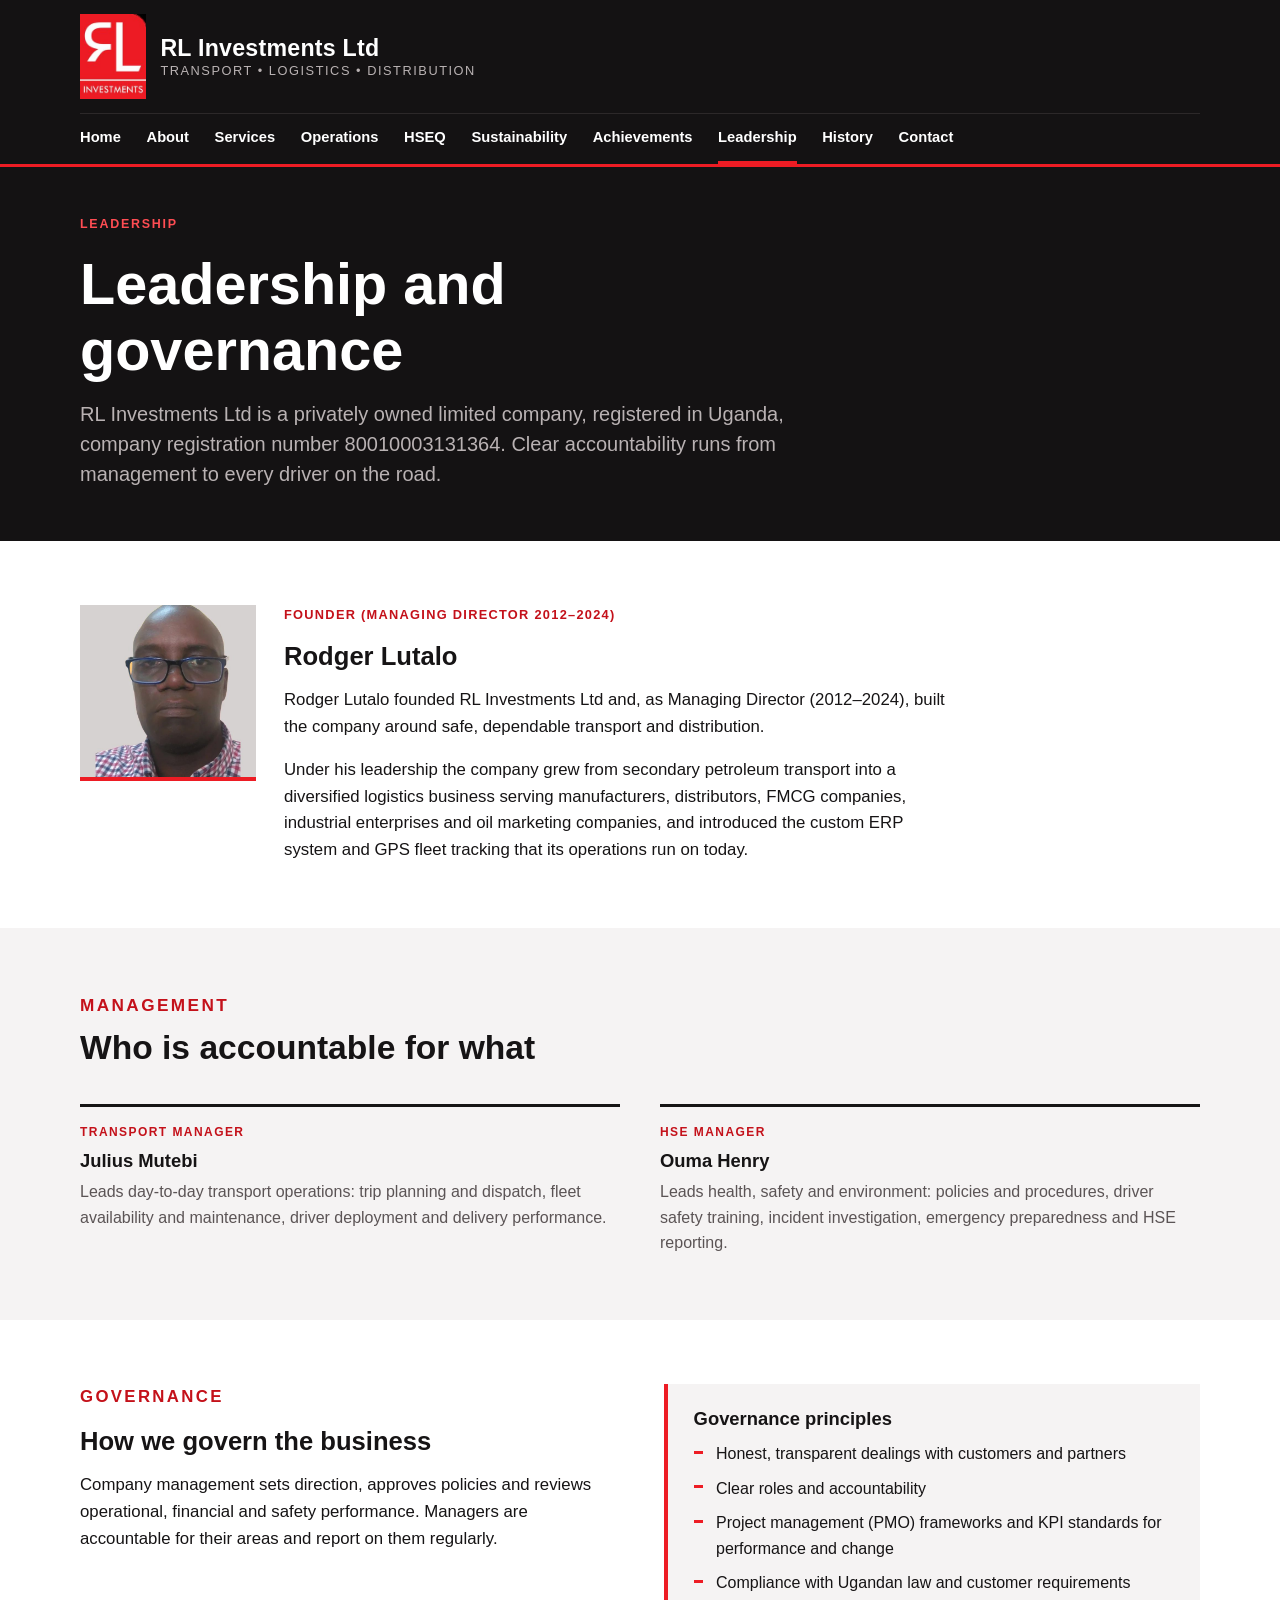
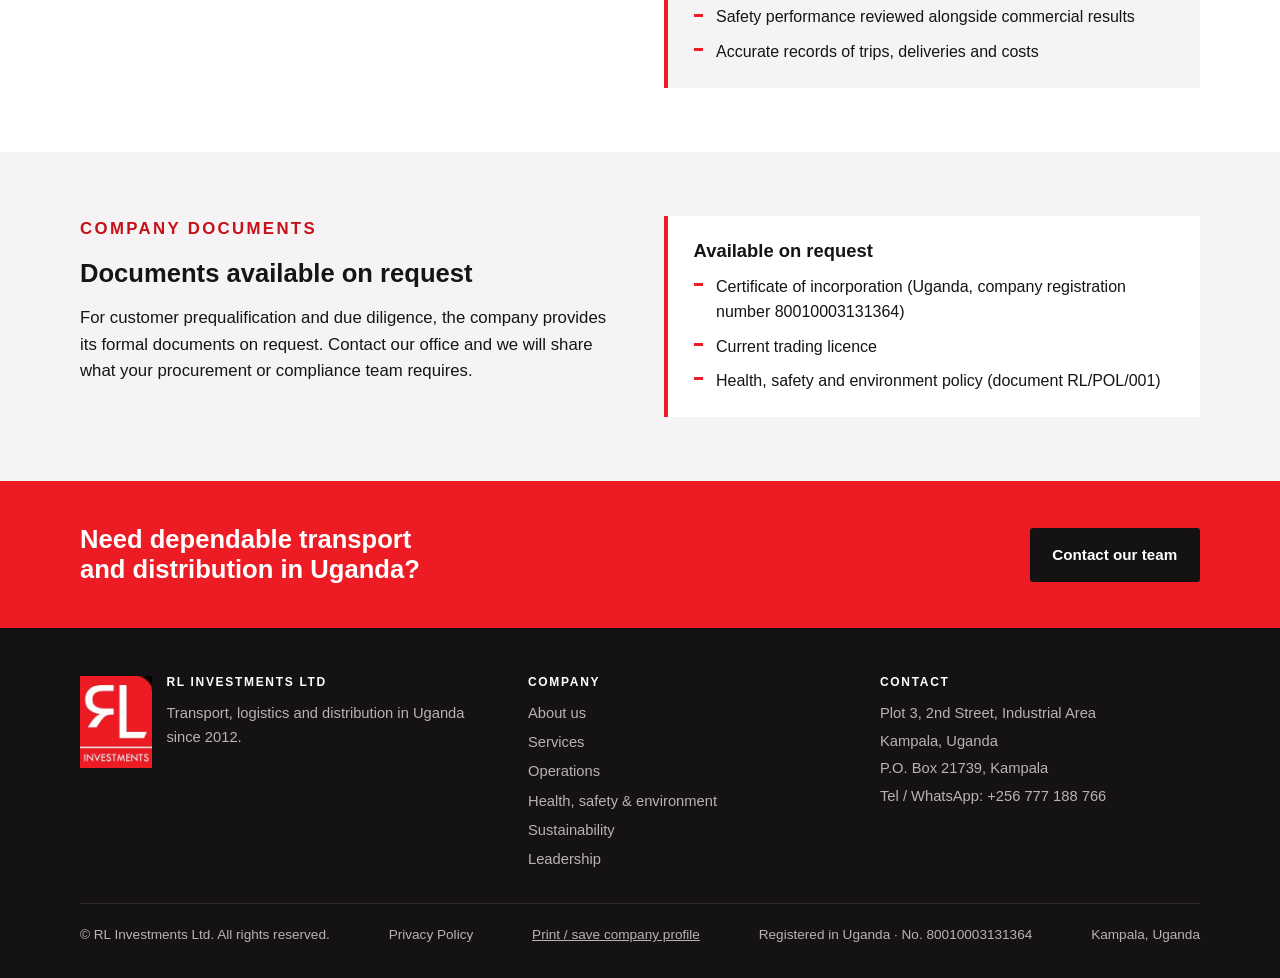
<file: leadership.html>
<!DOCTYPE html>

<html class="no-js" lang="en-UG">
<head>
<meta charset="utf-8"/>
<meta content="width=device-width, initial-scale=1, viewport-fit=cover" name="viewport"/>
<title>Leadership and Governance | RL Investments Ltd</title>


<meta content="#141213" name="theme-color"/>






<link href="[data-uri]" rel="icon" type="image/png"/>


<meta content="Leadership and governance at RL Investments Ltd, founded and led by Rodger Lutalo, Founder (Managing Director 2012–2024)." name="description"/><link href="https://rlinvestments.ug/leadership.html" rel="canonical"/><link href="assets/favicon.svg" rel="icon" type="image/svg+xml"/><meta content="website" property="og:type"/><meta content="RL Investments Ltd" property="og:site_name"/><meta content="Leadership and Governance | RL Investments Ltd" property="og:title"/><meta content="Leadership and governance at RL Investments Ltd, founded and led by Rodger Lutalo, Founder (Managing Director 2012–2024)." property="og:description"/><meta content="https://rlinvestments.ug/leadership.html" property="og:url"/><meta content="https://rlinvestments.ug/assets/images/og-image.jpg" property="og:image"/><meta content="en_UG" property="og:locale"/><meta content="summary_large_image" name="twitter:card"/><meta content="Leadership and Governance | RL Investments Ltd" name="twitter:title"/><meta content="Leadership and governance at RL Investments Ltd, founded and led by Rodger Lutalo, Founder (Managing Director 2012–2024)." name="twitter:description"/><meta content="https://rlinvestments.ug/assets/images/og-image.jpg" name="twitter:image"/><link href="assets/styles.css" rel="stylesheet"/><script type="application/ld+json">{
  "@context": "https://schema.org",
  "@type": "LocalBusiness",
  "name": "RL Investments Ltd",
  "legalName": "RL Investments Limited",
  "identifier": {
    "@type": "PropertyValue",
    "name": "Uganda company registration number",
    "value": "80010003131364"
  },
  "description": "Privately owned Ugandan transport, logistics and distribution company moving dry cargo and petroleum products across Uganda since 2012.",
  "foundingDate": "2012",
  "founder": {
    "@type": "Person",
    "name": "Rodger Lutalo",
    "jobTitle": "Founder (Managing Director 2012–2024)"
  },
  "telephone": "+256 777 188 766",
  "address": {
    "@type": "PostalAddress",
    "streetAddress": "Plot 3, 2nd Street, Industrial Area",
    "postOfficeBoxNumber": "P.O. Box 21739",
    "addressLocality": "Kampala",
    "addressCountry": "UG"
  },
  "areaServed": "Uganda",
  "knowsAbout": [
    "Freight transport",
    "FMCG distribution",
    "Petroleum transport",
    "Contract haulage"
  ],
  "logo": "https://rlinvestments.ug/assets/images/photo-01.jpg",
  "image": "https://rlinvestments.ug/assets/images/og-image.jpg",
  "url": "https://rlinvestments.ug/leadership.html"
}</script></head>
<body>
<a class="skip-link" href="#main">Skip to content</a>
<header class="site-header">
<div class="wrap">
<a aria-label='RL Investments Ltd home' class='brand' href='/'>
<img alt="RL Investments logo" height="204" src="assets/images/photo-01.jpg" width="160"/>
<span class="brand-text">
<span class="brand-name">RL Investments Ltd</span>
<span class="brand-tag">Transport • Logistics • Distribution</span>
</span>
</a>
<button aria-controls="site-nav" aria-expanded="false" class="nav-toggle" type="button">Menu</button>
<nav aria-label="Main" class="site-nav" id="site-nav">
<ul>
<li><a href='/'>Home</a></li>
<li><a href='/about'>About</a></li>
<li><a href='/services'>Services</a></li>
<li><a href='/operations'>Operations</a></li>
<li><a href='/hseq'>HSEQ</a></li>
<li><a href='/sustainability'>Sustainability</a></li>
<li><a href='/achievements'>Achievements</a></li>
<li><a aria-current='page' href='/leadership'>Leadership</a></li>
<li><a href='/history'>History</a></li>
<li><a href='/contact'>Contact</a></li>
</ul>
</nav>
</div>
</header>
<main id="main">








<div class="page-view" data-description="Leadership and governance at RL Investments Ltd, founded and led by Rodger Lutalo, Founder (Managing Director 2012–2024)." data-title="Leadership and Governance | RL Investments Ltd" id="leadership">
<section class="page-head">
<div class="wrap">
<p class="eyebrow">Leadership</p>
<h1>Leadership and governance</h1>
<p class="lead">RL Investments Ltd is a privately owned limited company, registered in Uganda, company registration number 80010003131364. Clear accountability runs from management to every driver on the road.</p>
</div>
</section>
<section class="section">
<div class="wrap">
<div class="person">
<figure class="portrait">
<picture><img alt="Rodger Lutalo, Founder (Managing Director 2012–2024) of RL Investments Ltd" decoding="async" height="640" loading="lazy" src="assets/images/photo-07.jpg" width="640"/></picture>
</figure>
<div class="prose">
<p class="role">Founder (Managing Director 2012–2024)</p>
<h2>Rodger Lutalo</h2>
<p>Rodger Lutalo founded RL Investments Ltd and, as Managing Director (2012–2024), built the company around safe, dependable transport and distribution.</p>
<p>Under his leadership the company grew from secondary petroleum transport into a diversified logistics business serving manufacturers, distributors, FMCG companies, industrial enterprises and oil marketing companies, and introduced the custom ERP system and GPS fleet tracking that its operations run on today.</p>
</div>
</div>
</div>
</section>
<section class="section alt">
<div class="wrap">
<div class="section-head">
<p class="eyebrow">Management</p>
<h2>Who is accountable for what</h2>
</div>
<div class="items two">
<div class="item">
<p class="tag">Transport Manager</p>
<h3>Julius Mutebi</h3>
<p>Leads day-to-day transport operations: trip planning and dispatch, fleet availability and maintenance, driver deployment and delivery performance.</p>
</div>
<div class="item">
<p class="tag">HSE Manager</p>
<h3>Ouma Henry</h3>
<p>Leads health, safety and environment: policies and procedures, driver safety training, incident investigation, emergency preparedness and HSE reporting.</p>
</div>
</div>
</div>
</section>
<section class="section">
<div class="wrap split">
<div class="prose">
<p class="eyebrow">Governance</p>
<h2 style="margin-top:0">How we govern the business</h2>
<p>Company management sets direction, approves policies and reviews operational, financial and safety performance. Managers are accountable for their areas and report on them regularly.</p>
</div>
<div class="panel">
<h3>Governance principles</h3>
<ul class="checklist">
<li>Honest, transparent dealings with customers and partners</li>
<li>Clear roles and accountability</li>
<li>Project management (PMO) frameworks and KPI standards for performance and change</li>
<li>Compliance with Ugandan law and customer requirements</li>
<li>Safety performance reviewed alongside commercial results</li>
<li>Accurate records of trips, deliveries and costs</li>
</ul>
</div>
</div>
</section>
<section class="section alt">
<div class="wrap split">
<div class="prose">
<p class="eyebrow">Company documents</p>
<h2 style="margin-top:0">Documents available on request</h2>
<p>For customer prequalification and due diligence, the company provides its formal documents on request. Contact our office and we will share what your procurement or compliance team requires.</p>
</div>
<div class="panel">
<h3>Available on request</h3>
<ul class="checklist">
<li>Certificate of incorporation (Uganda, company registration number 80010003131364)</li>
<li>Current trading licence</li>
<li>Health, safety and environment policy (document RL/POL/001)</li>
</ul>
</div>
</div>
</section>
<section class="cta">
<div class="wrap">
<h2>Need dependable transport and distribution in Uganda?</h2>
<a class='btn' href='/contact'>Contact our team</a>
</div>
</section>
</div>


</main>
<footer class="site-footer">
<div class="wrap">
<div class="footer-grid">
<div class="footer-brand">
<img alt="" height="204" src="assets/images/photo-01.jpg" width="160"/>
<div>
<h2>RL Investments Ltd</h2>
<p>Transport, logistics and distribution in Uganda since 2012.</p>
</div>
</div>
<div>
<h2>Company</h2>
<ul>
<li><a href='/about'>About us</a></li>
<li><a href='/services'>Services</a></li>
<li><a href='/operations'>Operations</a></li>
<li><a href='/hseq'>Health, safety &amp; environment</a></li>
<li><a href='/sustainability'>Sustainability</a></li>
<li><a href='/leadership'>Leadership</a></li>
</ul>
</div>
<div>
<h2>Contact</h2>
<address>
<span>Plot 3, 2nd Street, Industrial Area</span>
<span>Kampala, Uganda</span>
<span>P.O. Box 21739, Kampala</span>
<span>Tel / WhatsApp: <a href="tel:+256777188766">+256 777 188 766</a></span>
</address>
</div>
</div>
<div class="footer-base">
<span>© RL Investments Ltd. All rights reserved.</span>
<span><a href="privacy.html">Privacy Policy</a></span>
<span><button onclick="location.href='profile.html'" style="background:none;border:none;color:inherit;font:inherit;cursor:pointer;text-decoration:underline;padding:0" type="button">Print / save company profile</button></span>
<span>Registered in Uganda · No. 80010003131364</span>
<span>Kampala, Uganda</span>
</div>
</div>
</footer>

<script defer="" src="assets/site.js"></script></body>
</html>
</file>
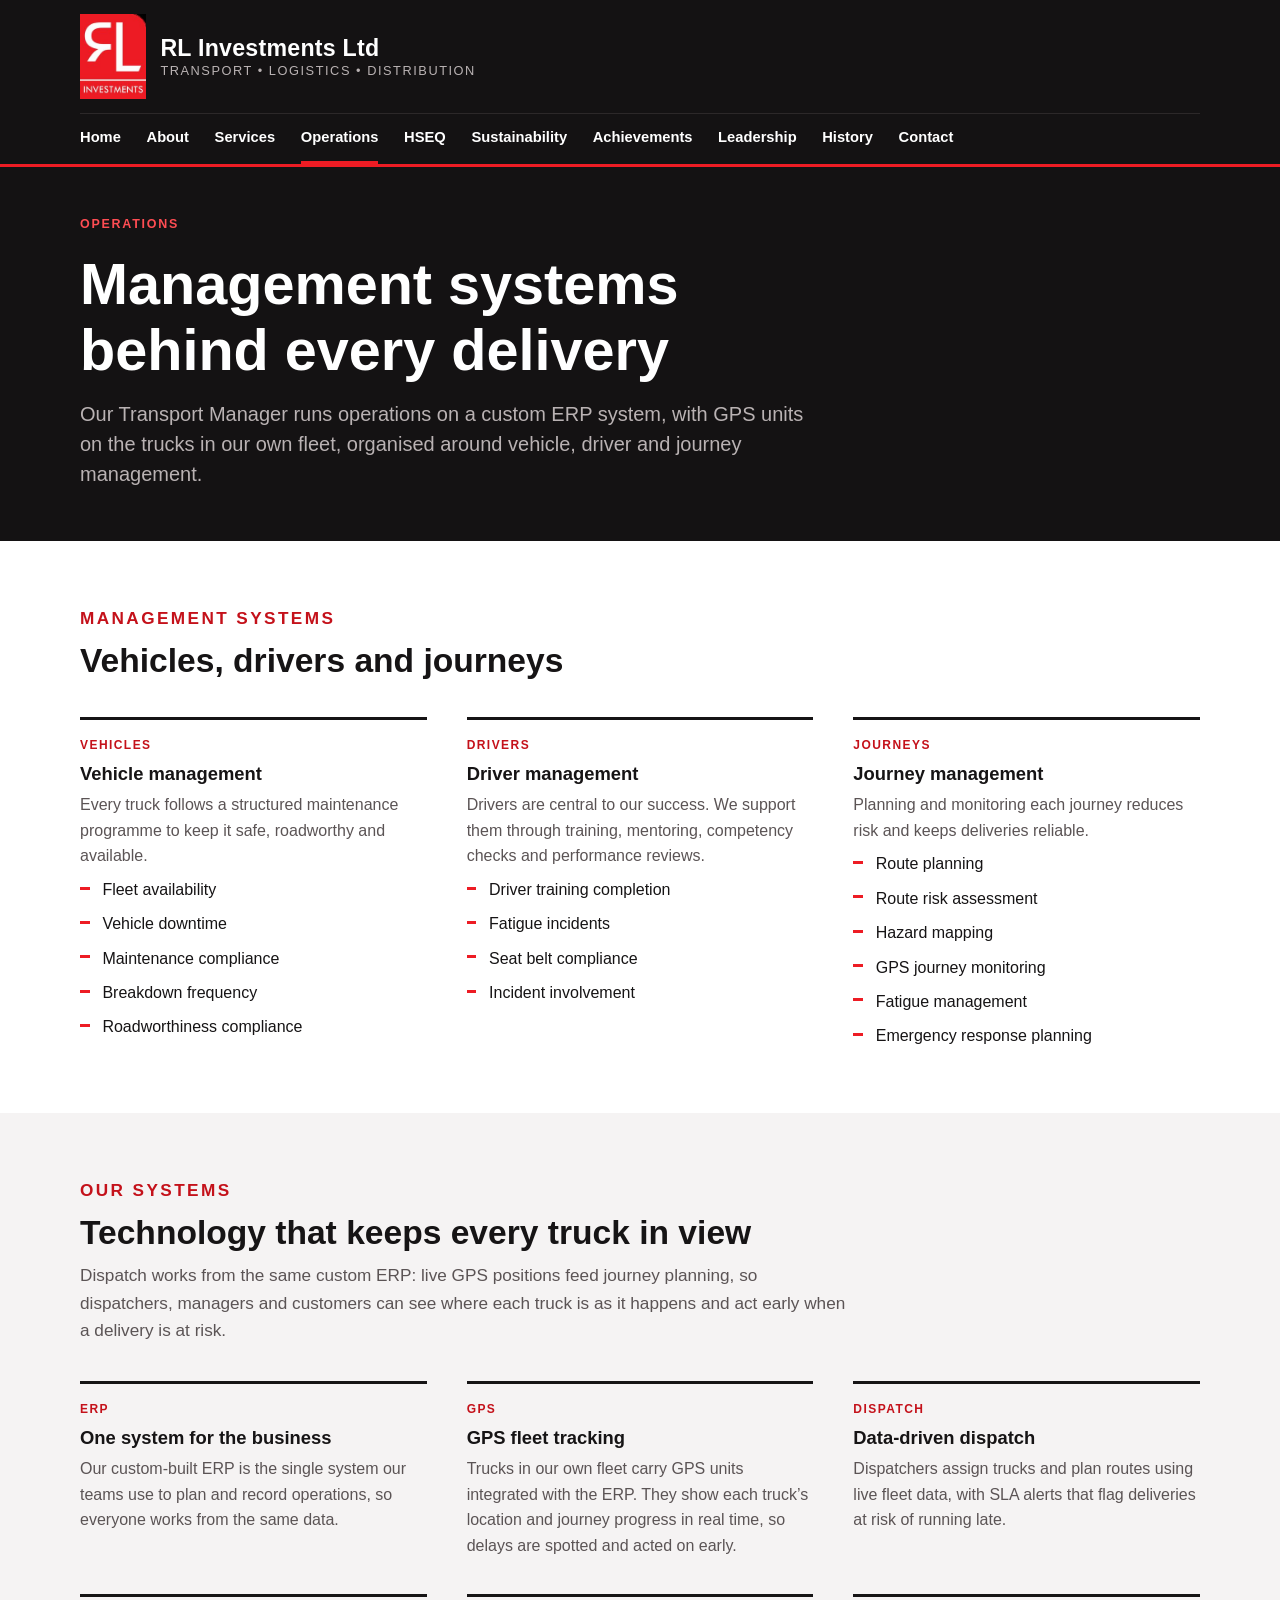
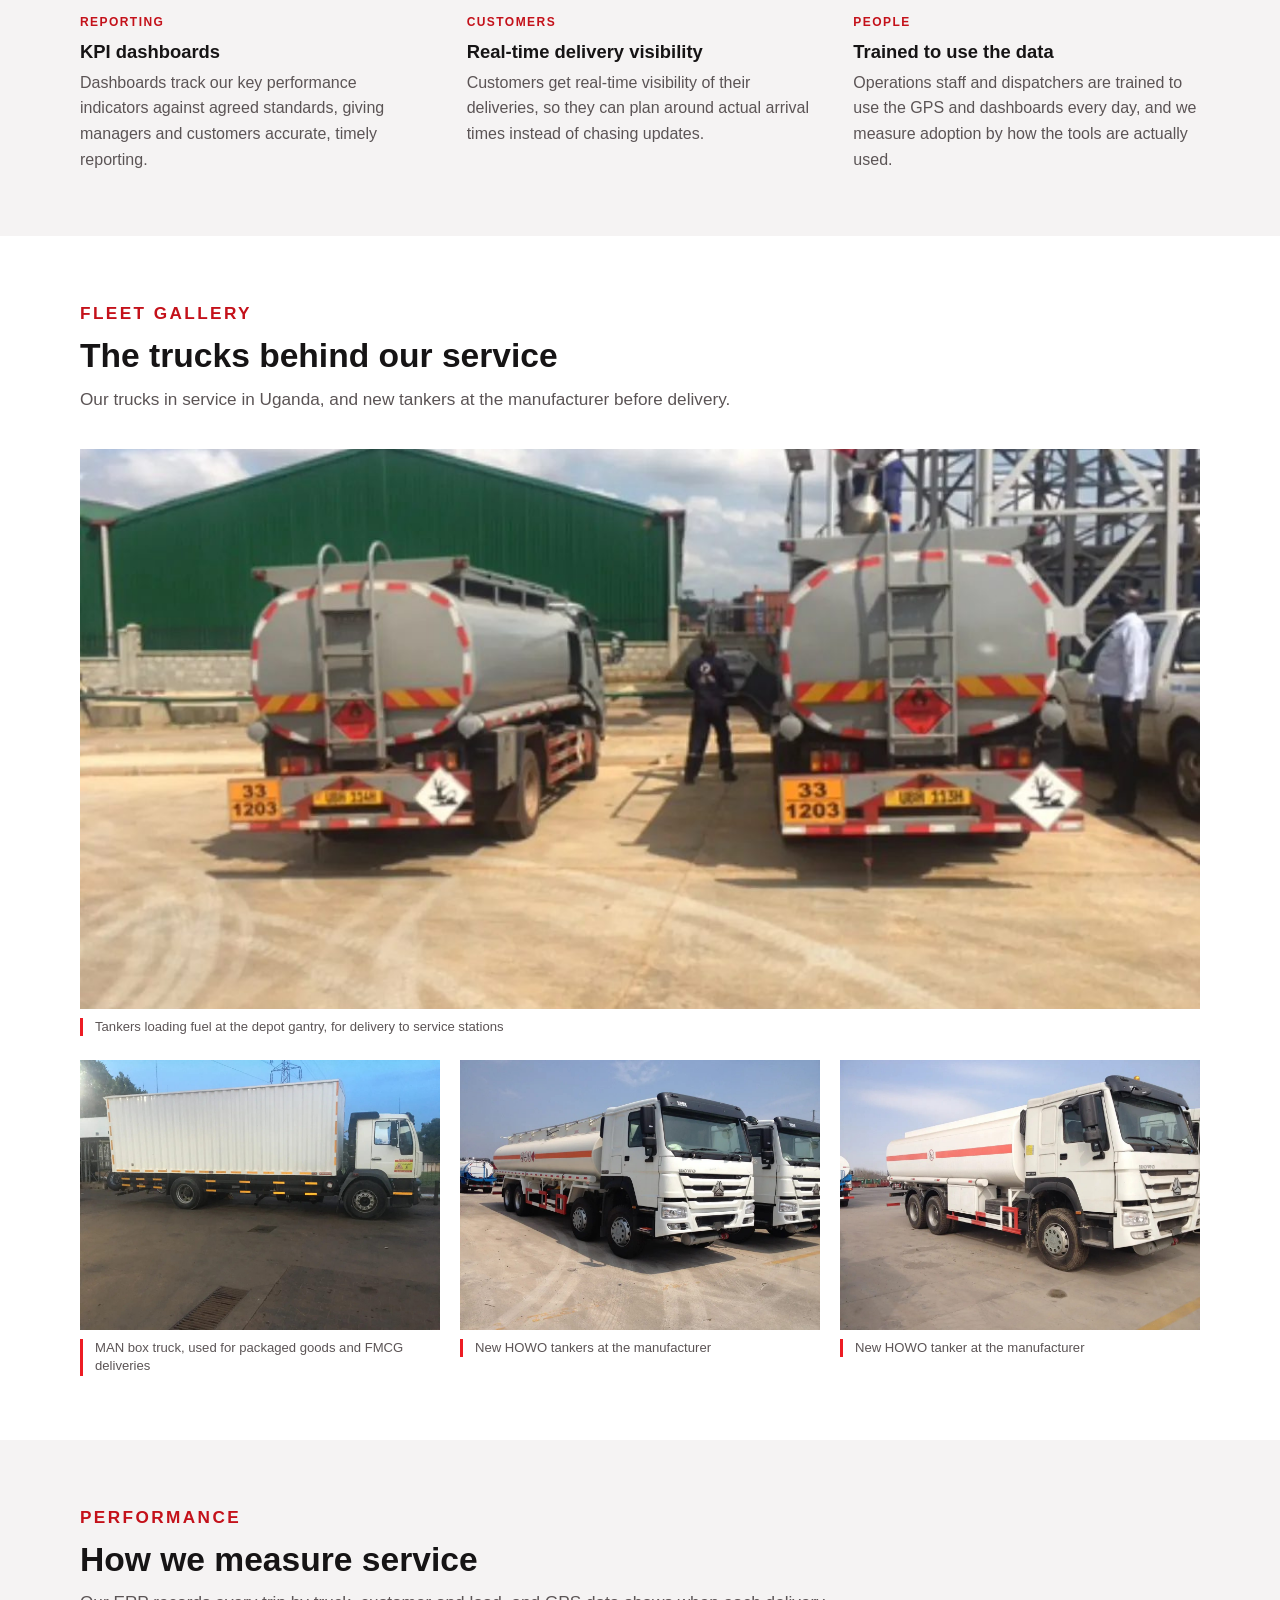
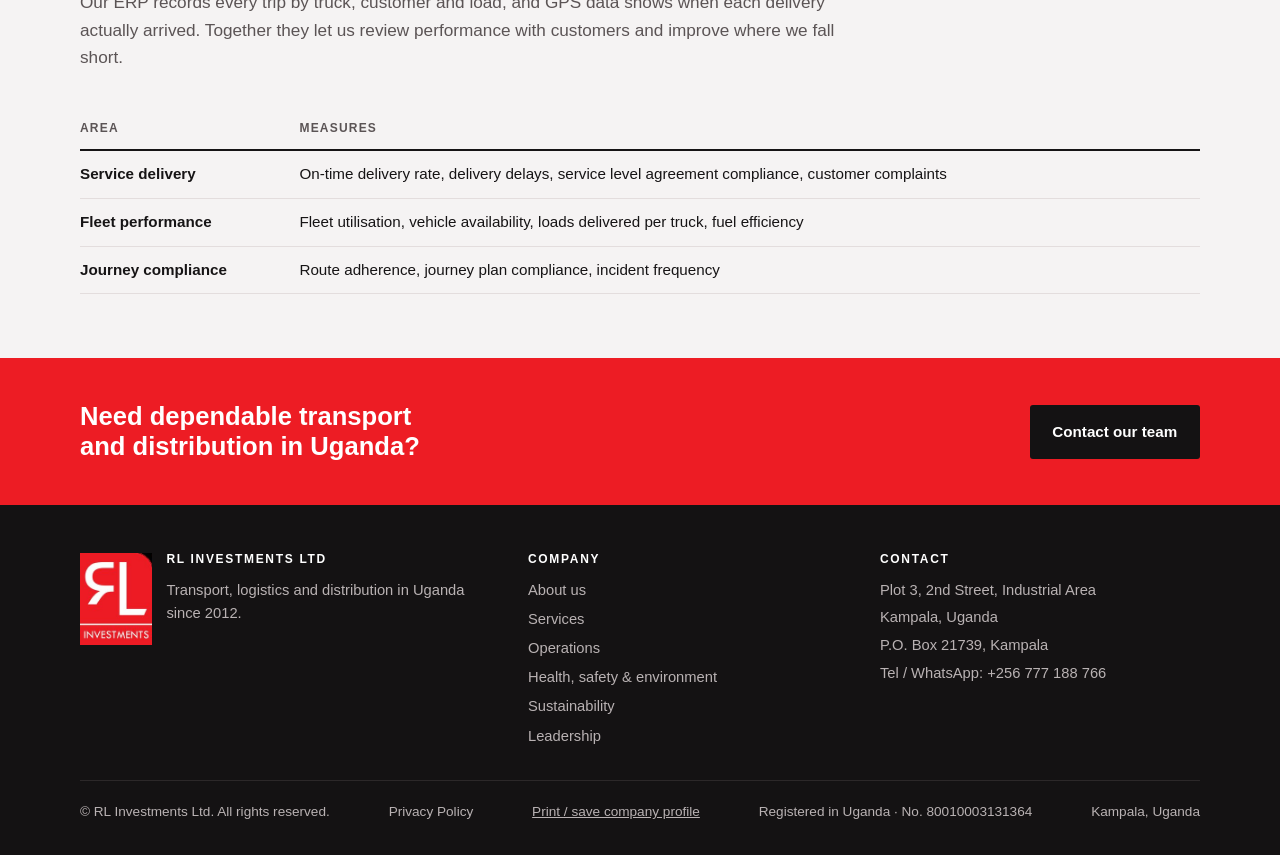
<file: operations.html>
<!DOCTYPE html>

<html class="no-js" lang="en-UG">
<head>
<meta charset="utf-8"/>
<meta content="width=device-width, initial-scale=1, viewport-fit=cover" name="viewport"/>
<title>Operations and Management Systems | RL Investments Ltd</title>


<meta content="#141213" name="theme-color"/>






<link href="[data-uri]" rel="icon" type="image/png"/>


<meta content="How RL Investments Ltd runs its operations: a custom ERP system, GPS fleet tracking, and vehicle, driver and journey management." name="description"/><link href="https://rlinvestments.ug/operations.html" rel="canonical"/><link href="assets/favicon.svg" rel="icon" type="image/svg+xml"/><meta content="website" property="og:type"/><meta content="RL Investments Ltd" property="og:site_name"/><meta content="Operations and Management Systems | RL Investments Ltd" property="og:title"/><meta content="How RL Investments Ltd runs its operations: a custom ERP system, GPS fleet tracking, and vehicle, driver and journey management." property="og:description"/><meta content="https://rlinvestments.ug/operations.html" property="og:url"/><meta content="https://rlinvestments.ug/assets/images/og-image.jpg" property="og:image"/><meta content="en_UG" property="og:locale"/><meta content="summary_large_image" name="twitter:card"/><meta content="Operations and Management Systems | RL Investments Ltd" name="twitter:title"/><meta content="How RL Investments Ltd runs its operations: a custom ERP system, GPS fleet tracking, and vehicle, driver and journey management." name="twitter:description"/><meta content="https://rlinvestments.ug/assets/images/og-image.jpg" name="twitter:image"/><link href="assets/styles.css" rel="stylesheet"/><script type="application/ld+json">{
  "@context": "https://schema.org",
  "@type": "LocalBusiness",
  "name": "RL Investments Ltd",
  "legalName": "RL Investments Limited",
  "identifier": {
    "@type": "PropertyValue",
    "name": "Uganda company registration number",
    "value": "80010003131364"
  },
  "description": "Privately owned Ugandan transport, logistics and distribution company moving dry cargo and petroleum products across Uganda since 2012.",
  "foundingDate": "2012",
  "founder": {
    "@type": "Person",
    "name": "Rodger Lutalo",
    "jobTitle": "Founder (Managing Director 2012–2024)"
  },
  "telephone": "+256 777 188 766",
  "address": {
    "@type": "PostalAddress",
    "streetAddress": "Plot 3, 2nd Street, Industrial Area",
    "postOfficeBoxNumber": "P.O. Box 21739",
    "addressLocality": "Kampala",
    "addressCountry": "UG"
  },
  "areaServed": "Uganda",
  "knowsAbout": [
    "Freight transport",
    "FMCG distribution",
    "Petroleum transport",
    "Contract haulage"
  ],
  "logo": "https://rlinvestments.ug/assets/images/photo-01.jpg",
  "image": "https://rlinvestments.ug/assets/images/og-image.jpg",
  "url": "https://rlinvestments.ug/operations.html"
}</script></head>
<body>
<a class="skip-link" href="#main">Skip to content</a>
<header class="site-header">
<div class="wrap">
<a aria-label='RL Investments Ltd home' class='brand' href='/'>
<img alt="RL Investments logo" height="204" src="assets/images/photo-01.jpg" width="160"/>
<span class="brand-text">
<span class="brand-name">RL Investments Ltd</span>
<span class="brand-tag">Transport • Logistics • Distribution</span>
</span>
</a>
<button aria-controls="site-nav" aria-expanded="false" class="nav-toggle" type="button">Menu</button>
<nav aria-label="Main" class="site-nav" id="site-nav">
<ul>
<li><a href='/'>Home</a></li>
<li><a href='/about'>About</a></li>
<li><a href='/services'>Services</a></li>
<li><a aria-current='page' href='/operations'>Operations</a></li>
<li><a href='/hseq'>HSEQ</a></li>
<li><a href='/sustainability'>Sustainability</a></li>
<li><a href='/achievements'>Achievements</a></li>
<li><a href='/leadership'>Leadership</a></li>
<li><a href='/history'>History</a></li>
<li><a href='/contact'>Contact</a></li>
</ul>
</nav>
</div>
</header>
<main id="main">




<div class="page-view" data-description="How RL Investments Ltd runs its operations: a custom ERP system, GPS fleet tracking, and vehicle, driver and journey management." data-title="Operations and Management Systems | RL Investments Ltd" id="operations">
<section class="page-head">
<div class="wrap">
<p class="eyebrow">Operations</p>
<h1>Management systems behind every delivery</h1>
<p class="lead">Our Transport Manager runs operations on a custom ERP system, with GPS units on the trucks in our own fleet, organised around vehicle, driver and journey management.</p>
</div>
</section>
<section class="section">
<div class="wrap">
<div class="section-head">
<p class="eyebrow">Management systems</p>
<h2>Vehicles, drivers and journeys</h2>
</div>
<div class="items">
<div class="item">
<p class="tag">Vehicles</p>
<h3>Vehicle management</h3>
<p>Every truck follows a structured maintenance programme to keep it safe, roadworthy and available.</p>
<ul class="checklist">
<li>Fleet availability</li>
<li>Vehicle downtime</li>
<li>Maintenance compliance</li>
<li>Breakdown frequency</li>
<li>Roadworthiness compliance</li>
</ul>
</div>
<div class="item">
<p class="tag">Drivers</p>
<h3>Driver management</h3>
<p>Drivers are central to our success. We support them through training, mentoring, competency checks and performance reviews.</p>
<ul class="checklist">
<li>Driver training completion</li>
<li>Fatigue incidents</li>
<li>Seat belt compliance</li>
<li>Incident involvement</li>
</ul>
</div>
<div class="item">
<p class="tag">Journeys</p>
<h3>Journey management</h3>
<p>Planning and monitoring each journey reduces risk and keeps deliveries reliable.</p>
<ul class="checklist">
<li>Route planning</li>
<li>Route risk assessment</li>
<li>Hazard mapping</li>
<li>GPS journey monitoring</li>
<li>Fatigue management</li>
<li>Emergency response planning</li>
</ul>
</div>
</div>
</div>
</section>
<section class="section alt" id="systems">
<div class="wrap">
<div class="section-head">
<p class="eyebrow">Our systems</p>
<h2>Technology that keeps every truck in view</h2>
<p>Dispatch works from the same custom ERP: live GPS positions feed journey planning, so dispatchers, managers and customers can see where each truck is as it happens and act early when a delivery is at risk.</p>
</div>
<div class="items">
<div class="item">
<p class="tag">ERP</p>
<h3>One system for the business</h3>
<p>Our custom-built ERP is the single system our teams use to plan and record operations, so everyone works from the same data.</p>
</div>
<div class="item">
<p class="tag">GPS</p>
<h3>GPS fleet tracking</h3>
<p>Trucks in our own fleet carry GPS units integrated with the ERP. They show each truck’s location and journey progress in real time, so delays are spotted and acted on early.</p>
</div>
<div class="item">
<p class="tag">Dispatch</p>
<h3>Data-driven dispatch</h3>
<p>Dispatchers assign trucks and plan routes using live fleet data, with SLA alerts that flag deliveries at risk of running late.</p>
</div>
<div class="item">
<p class="tag">Reporting</p>
<h3>KPI dashboards</h3>
<p>Dashboards track our key performance indicators against agreed standards, giving managers and customers accurate, timely reporting.</p>
</div>
<div class="item">
<p class="tag">Customers</p>
<h3>Real-time delivery visibility</h3>
<p>Customers get real-time visibility of their deliveries, so they can plan around actual arrival times instead of chasing updates.</p>
</div>
<div class="item">
<p class="tag">People</p>
<h3>Trained to use the data</h3>
<p>Operations staff and dispatchers are trained to use the GPS and dashboards every day, and we measure adoption by how the tools are actually used.</p>
</div>
</div>
</div>
</section>
<section class="section" id="fleet">
<div class="wrap">
<div class="section-head">
<p class="eyebrow">Fleet gallery</p>
<h2>The trucks behind our service</h2>
<p>Our trucks in service in Uganda, and new tankers at the manufacturer before delivery.</p>
</div>
<div class="gallery">
<figure class="photo g-wide">
<picture><img alt="Two RL Investments fuel tankers at a depot loading gantry in Uganda, with crew working on top of one tanker" decoding="async" height="888" loading="lazy" src="assets/images/photo-02.jpg" width="1242"/></picture>
<figcaption>Tankers loading fuel at the depot gantry, for delivery to service stations</figcaption>
</figure>
<figure class="photo">
<picture><img alt="Side view of an RL Investments MAN box truck in Uganda" decoding="async" height="1050" loading="lazy" src="assets/images/photo-03.jpg" width="1400"/></picture>
<figcaption>MAN box truck, used for packaged goods and FMCG deliveries</figcaption>
</figure>
<figure class="photo">
<picture><img alt="New Sinotruk HOWO fuel tankers lined up at the manufacturer's yard before delivery to RL Investments" decoding="async" height="1050" loading="lazy" src="assets/images/photo-04.jpg" width="1400"/></picture>
<figcaption>New HOWO tankers at the manufacturer</figcaption>
</figure>
<figure class="photo">
<picture><img alt="New Sinotruk HOWO fuel tanker at the manufacturer's yard before delivery to RL Investments" decoding="async" height="1050" loading="lazy" src="assets/images/photo-05.jpg" width="1400"/></picture>
<figcaption>New HOWO tanker at the manufacturer</figcaption>
</figure>
</div>
</div>
</section>
<section class="section alt">
<div class="wrap">
<div class="section-head">
<p class="eyebrow">Performance</p>
<h2>How we measure service</h2>
<p>Our ERP records every trip by truck, customer and load, and GPS data shows when each delivery actually arrived. Together they let us review performance with customers and improve where we fall short.</p>
</div>
<div class="table-wrap">
<table class="measures">
<thead><tr><th scope="col">Area</th><th scope="col">Measures</th></tr></thead>
<tbody>
<tr><td>Service delivery</td><td>On-time delivery rate, delivery delays, service level agreement compliance, customer complaints</td></tr>
<tr><td>Fleet performance</td><td>Fleet utilisation, vehicle availability, loads delivered per truck, fuel efficiency</td></tr>
<tr><td>Journey compliance</td><td>Route adherence, journey plan compliance, incident frequency</td></tr>
</tbody>
</table>
</div>
</div>
</section>
<section class="cta">
<div class="wrap">
<h2>Need dependable transport and distribution in Uganda?</h2>
<a class='btn' href='/contact'>Contact our team</a>
</div>
</section>
</div>






</main>
<footer class="site-footer">
<div class="wrap">
<div class="footer-grid">
<div class="footer-brand">
<img alt="" height="204" src="assets/images/photo-01.jpg" width="160"/>
<div>
<h2>RL Investments Ltd</h2>
<p>Transport, logistics and distribution in Uganda since 2012.</p>
</div>
</div>
<div>
<h2>Company</h2>
<ul>
<li><a href='/about'>About us</a></li>
<li><a href='/services'>Services</a></li>
<li><a href='/operations'>Operations</a></li>
<li><a href='/hseq'>Health, safety &amp; environment</a></li>
<li><a href='/sustainability'>Sustainability</a></li>
<li><a href='/leadership'>Leadership</a></li>
</ul>
</div>
<div>
<h2>Contact</h2>
<address>
<span>Plot 3, 2nd Street, Industrial Area</span>
<span>Kampala, Uganda</span>
<span>P.O. Box 21739, Kampala</span>
<span>Tel / WhatsApp: <a href="tel:+256777188766">+256 777 188 766</a></span>
</address>
</div>
</div>
<div class="footer-base">
<span>© RL Investments Ltd. All rights reserved.</span>
<span><a href="privacy.html">Privacy Policy</a></span>
<span><button onclick="location.href='profile.html'" style="background:none;border:none;color:inherit;font:inherit;cursor:pointer;text-decoration:underline;padding:0" type="button">Print / save company profile</button></span>
<span>Registered in Uganda · No. 80010003131364</span>
<span>Kampala, Uganda</span>
</div>
</div>
</footer>

<script defer="" src="assets/site.js"></script></body>
</html>
</file>
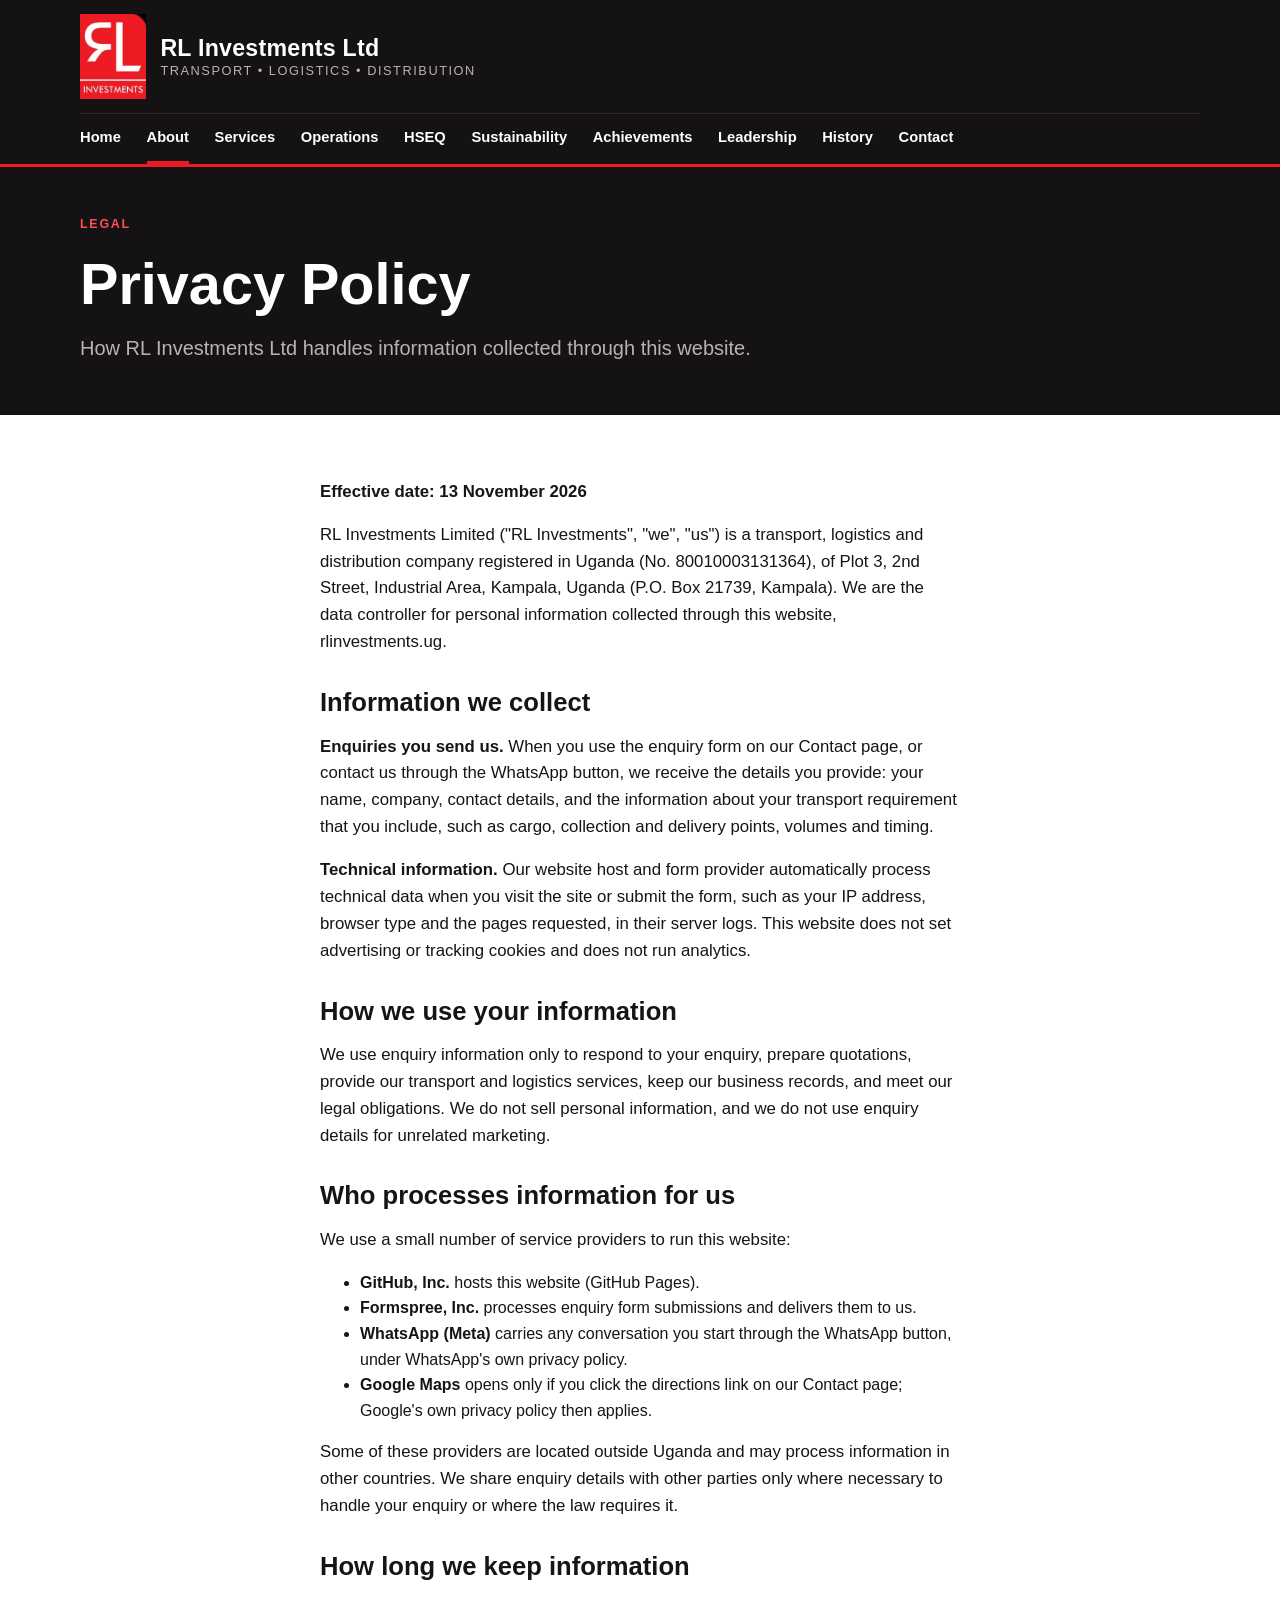
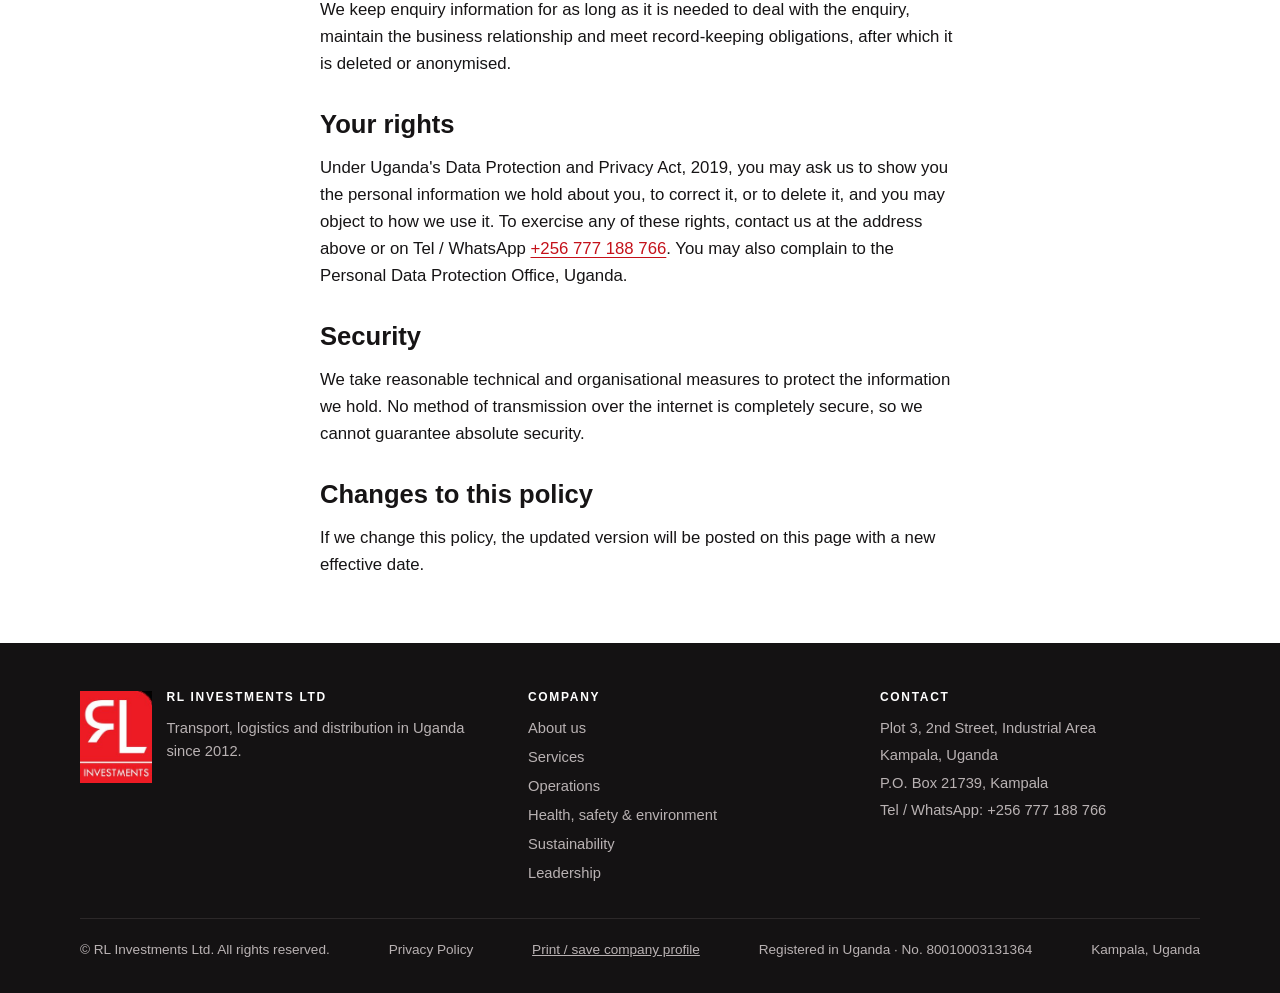
<file: privacy.html>
<!DOCTYPE html>

<html class="no-js" lang="en-UG">
<head>
<meta charset="utf-8"/>
<meta content="width=device-width, initial-scale=1, viewport-fit=cover" name="viewport"/>
<title>Privacy Policy | RL Investments Ltd</title>


<meta content="#141213" name="theme-color"/>






<link href="[data-uri]" rel="icon" type="image/png"/>


<meta content="Privacy Policy of RL Investments Ltd: what information this website collects, how we use it, who processes it for us, and your rights under Uganda's Data Protection and Privacy Act, 2019." name="description"/><link href="https://rlinvestments.ug/privacy.html" rel="canonical"/><link href="assets/favicon.svg" rel="icon" type="image/svg+xml"/><meta content="website" property="og:type"/><meta content="RL Investments Ltd" property="og:site_name"/><meta content="Privacy Policy | RL Investments Ltd" property="og:title"/><meta content="What information this website collects, how we use it, and your rights under Uganda's Data Protection and Privacy Act, 2019." property="og:description"/><meta content="https://rlinvestments.ug/privacy.html" property="og:url"/><meta content="https://rlinvestments.ug/assets/images/og-image.jpg" property="og:image"/><meta content="en_UG" property="og:locale"/><meta content="summary_large_image" name="twitter:card"/><meta content="Privacy Policy | RL Investments Ltd" name="twitter:title"/><meta content="What information this website collects, how we use it, and your rights under Uganda's Data Protection and Privacy Act, 2019." name="twitter:description"/><meta content="https://rlinvestments.ug/assets/images/og-image.jpg" name="twitter:image"/><link href="assets/styles.css" rel="stylesheet"/><script type="application/ld+json">{
  "@context": "https://schema.org",
  "@type": "LocalBusiness",
  "name": "RL Investments Ltd",
  "legalName": "RL Investments Limited",
  "identifier": {
    "@type": "PropertyValue",
    "name": "Uganda company registration number",
    "value": "80010003131364"
  },
  "description": "Privately owned Ugandan transport, logistics and distribution company moving dry cargo and petroleum products across Uganda since 2012.",
  "foundingDate": "2012",
  "founder": {
    "@type": "Person",
    "name": "Rodger Lutalo",
    "jobTitle": "Founder (Managing Director 2012–2024)"
  },
  "telephone": "+256 777 188 766",
  "address": {
    "@type": "PostalAddress",
    "streetAddress": "Plot 3, 2nd Street, Industrial Area",
    "postOfficeBoxNumber": "P.O. Box 21739",
    "addressLocality": "Kampala",
    "addressCountry": "UG"
  },
  "areaServed": "Uganda",
  "knowsAbout": [
    "Freight transport",
    "FMCG distribution",
    "Petroleum transport",
    "Contract haulage"
  ],
  "logo": "https://rlinvestments.ug/assets/images/photo-01.jpg",
  "image": "https://rlinvestments.ug/assets/images/og-image.jpg",
  "url": "https://rlinvestments.ug/privacy.html"
}</script></head>
<body>
<a class="skip-link" href="#main">Skip to content</a>
<header class="site-header">
<div class="wrap">
<a aria-label='RL Investments Ltd home' class='brand' href='/'>
<img alt="RL Investments logo" height="204" src="assets/images/photo-01.jpg" width="160"/>
<span class="brand-text">
<span class="brand-name">RL Investments Ltd</span>
<span class="brand-tag">Transport • Logistics • Distribution</span>
</span>
</a>
<button aria-controls="site-nav" aria-expanded="false" class="nav-toggle" type="button">Menu</button>
<nav aria-label="Main" class="site-nav" id="site-nav">
<ul>
<li><a href='/'>Home</a></li>
<li><a aria-current='page' href='/about'>About</a></li>
<li><a href='/services'>Services</a></li>
<li><a href='/operations'>Operations</a></li>
<li><a href='/hseq'>HSEQ</a></li>
<li><a href='/sustainability'>Sustainability</a></li>
<li><a href='/achievements'>Achievements</a></li>
<li><a href='/leadership'>Leadership</a></li>
<li><a href='/history'>History</a></li>
<li><a href='/contact'>Contact</a></li>
</ul>
</nav>
</div>
</header>
<main id="main">


<div class="page-view" data-description="About RL Investments Ltd: a Ugandan transport, logistics and distribution company founded by Rodger Lutalo, operating since 2012." data-title="Privacy Policy | RL Investments Ltd" id="about">
<section class="page-head">
<div class="wrap">
<p class="eyebrow">Legal</p>
<h1>Privacy Policy</h1>
<p class="lead">How RL Investments Ltd handles information collected through this website.</p>
</div>
</section>
<section class="section">
<div class="wrap prose">
<p><strong>Effective date: 13 November 2026</strong></p>
<p>RL Investments Limited ("RL Investments", "we", "us") is a transport, logistics and distribution company registered in Uganda (No. 80010003131364), of Plot 3, 2nd Street, Industrial Area, Kampala, Uganda (P.O. Box 21739, Kampala). We are the data controller for personal information collected through this website, rlinvestments.ug.</p>
<h2>Information we collect</h2>
<p><strong>Enquiries you send us.</strong> When you use the enquiry form on our Contact page, or contact us through the WhatsApp button, we receive the details you provide: your name, company, contact details, and the information about your transport requirement that you include, such as cargo, collection and delivery points, volumes and timing.</p>
<p><strong>Technical information.</strong> Our website host and form provider automatically process technical data when you visit the site or submit the form, such as your IP address, browser type and the pages requested, in their server logs. This website does not set advertising or tracking cookies and does not run analytics.</p>
<h2>How we use your information</h2>
<p>We use enquiry information only to respond to your enquiry, prepare quotations, provide our transport and logistics services, keep our business records, and meet our legal obligations. We do not sell personal information, and we do not use enquiry details for unrelated marketing.</p>
<h2>Who processes information for us</h2>
<p>We use a small number of service providers to run this website:</p>
<ul>
<li><strong>GitHub, Inc.</strong> hosts this website (GitHub Pages).</li>
<li><strong>Formspree, Inc.</strong> processes enquiry form submissions and delivers them to us.</li>
<li><strong>WhatsApp (Meta)</strong> carries any conversation you start through the WhatsApp button, under WhatsApp's own privacy policy.</li>
<li><strong>Google Maps</strong> opens only if you click the directions link on our Contact page; Google's own privacy policy then applies.</li>
</ul>
<p>Some of these providers are located outside Uganda and may process information in other countries. We share enquiry details with other parties only where necessary to handle your enquiry or where the law requires it.</p>
<h2>How long we keep information</h2>
<p>We keep enquiry information for as long as it is needed to deal with the enquiry, maintain the business relationship and meet record-keeping obligations, after which it is deleted or anonymised.</p>
<h2>Your rights</h2>
<p>Under Uganda's Data Protection and Privacy Act, 2019, you may ask us to show you the personal information we hold about you, to correct it, or to delete it, and you may object to how we use it. To exercise any of these rights, contact us at the address above or on Tel / WhatsApp <a href="tel:+256777188766">+256 777 188 766</a>. You may also complain to the Personal Data Protection Office, Uganda.</p>
<h2>Security</h2>
<p>We take reasonable technical and organisational measures to protect the information we hold. No method of transmission over the internet is completely secure, so we cannot guarantee absolute security.</p>
<h2>Changes to this policy</h2>
<p>If we change this policy, the updated version will be posted on this page with a new effective date.</p>
</div>
</section>
<footer class="site-footer">
<div class="wrap">
<div class="footer-grid">
<div class="footer-brand">
<img alt="" height="204" src="assets/images/photo-01.jpg" width="160"/>
<div>
<h2>RL Investments Ltd</h2>
<p>Transport, logistics and distribution in Uganda since 2012.</p>
</div>
</div>
<div>
<h2>Company</h2>
<ul>
<li><a href='/about'>About us</a></li>
<li><a href='/services'>Services</a></li>
<li><a href='/operations'>Operations</a></li>
<li><a href='/hseq'>Health, safety &amp; environment</a></li>
<li><a href='/sustainability'>Sustainability</a></li>
<li><a href='/leadership'>Leadership</a></li>
</ul>
</div>
<div>
<h2>Contact</h2>
<address>
<span>Plot 3, 2nd Street, Industrial Area</span>
<span>Kampala, Uganda</span>
<span>P.O. Box 21739, Kampala</span>
<span>Tel / WhatsApp: <a href="tel:+256777188766">+256 777 188 766</a></span>
</address>
</div>
</div>
<div class="footer-base">
<span>© RL Investments Ltd. All rights reserved.</span>
<span><a href="privacy.html">Privacy Policy</a></span>
<span><button onclick="location.href='profile.html'" style="background:none;border:none;color:inherit;font:inherit;cursor:pointer;text-decoration:underline;padding:0" type="button">Print / save company profile</button></span>
<span>Registered in Uganda · No. 80010003131364</span>
<span>Kampala, Uganda</span>
</div>
</div>
</footer>

<script defer="" src="assets/site.js"></script></body>
</html>
</file>
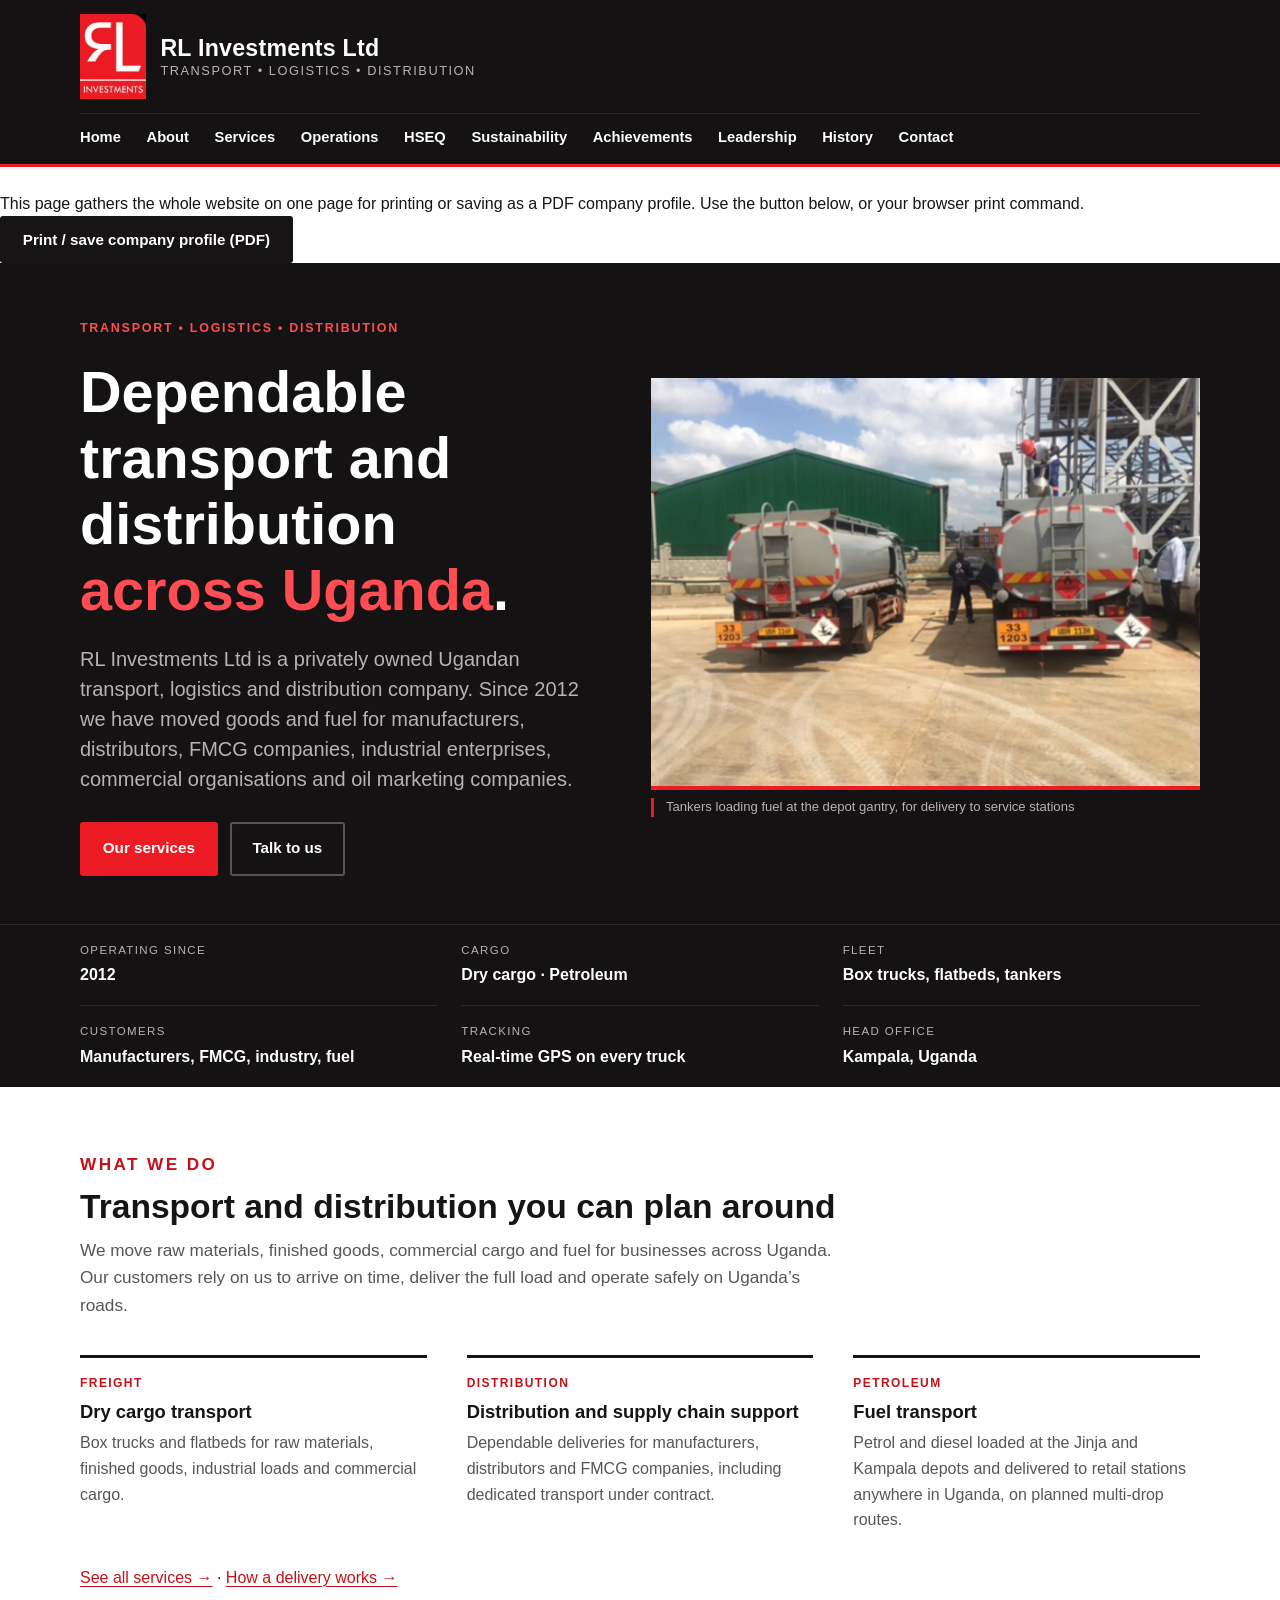
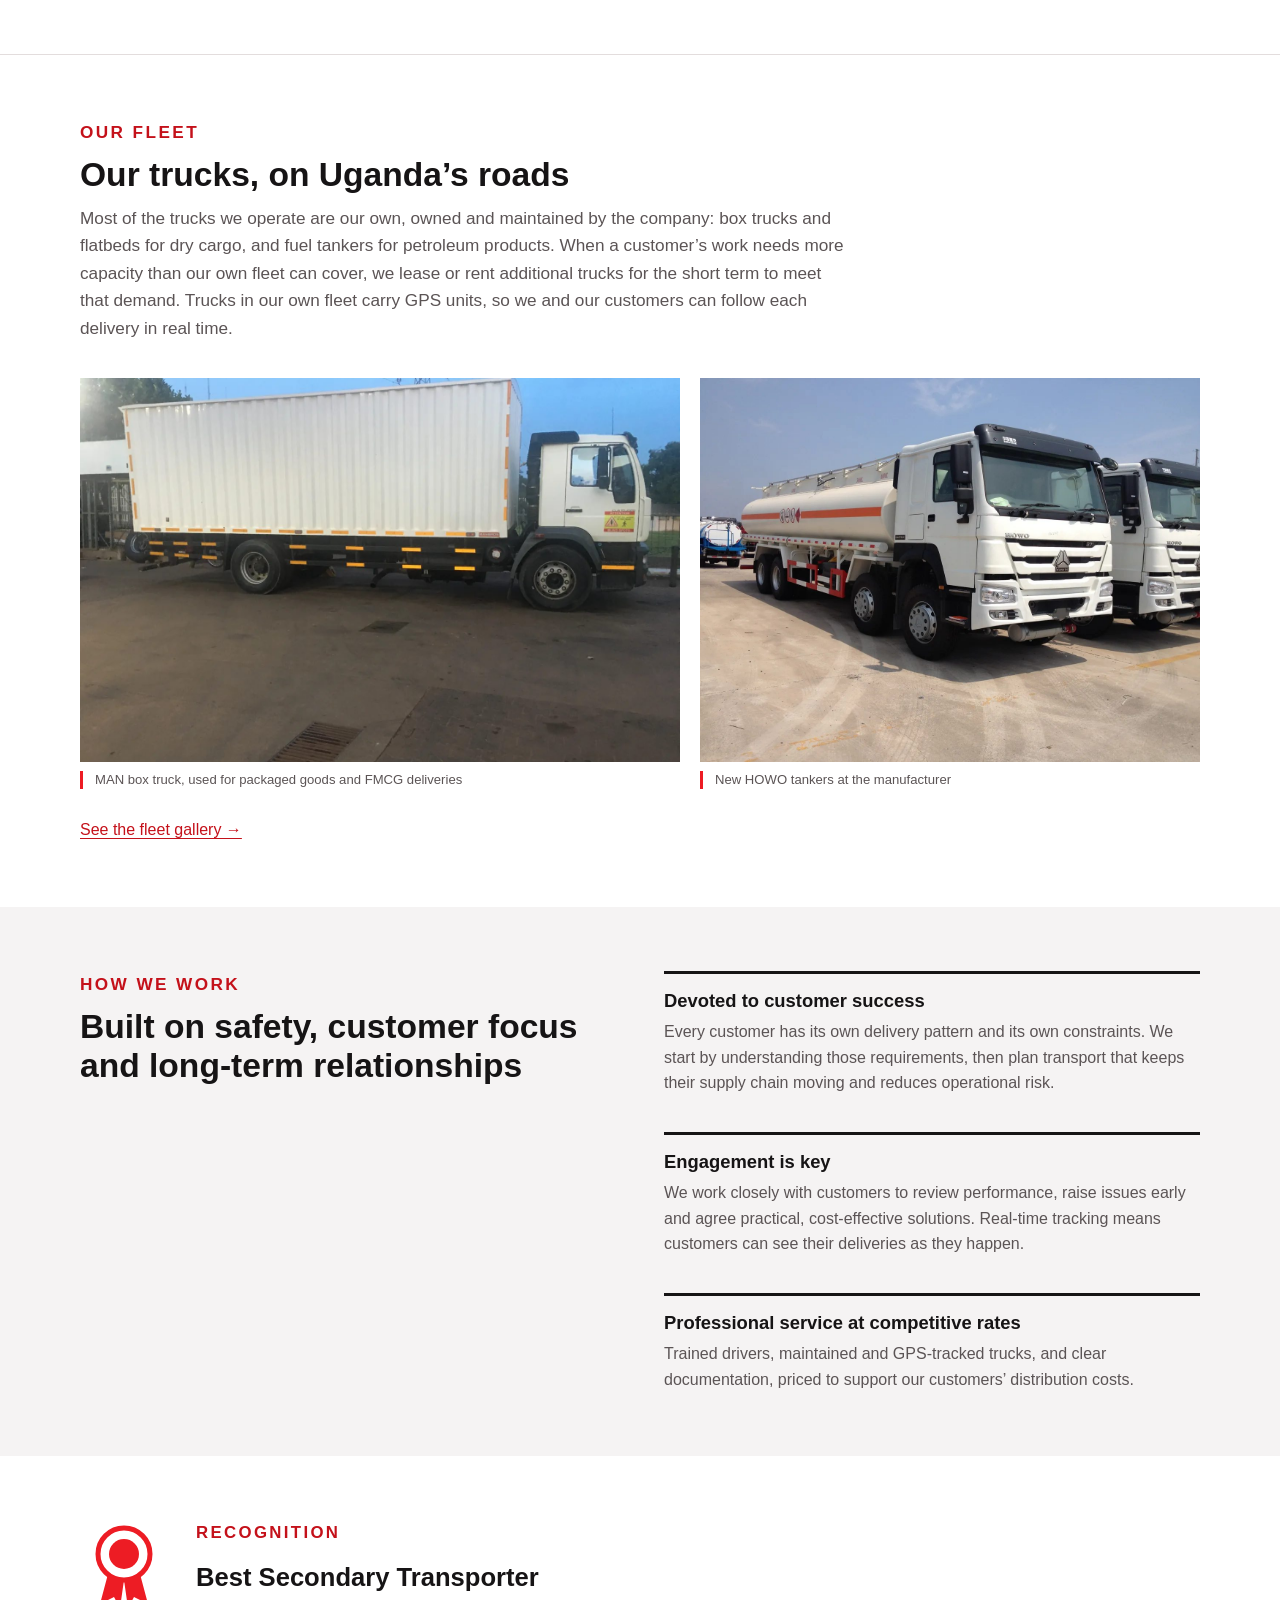
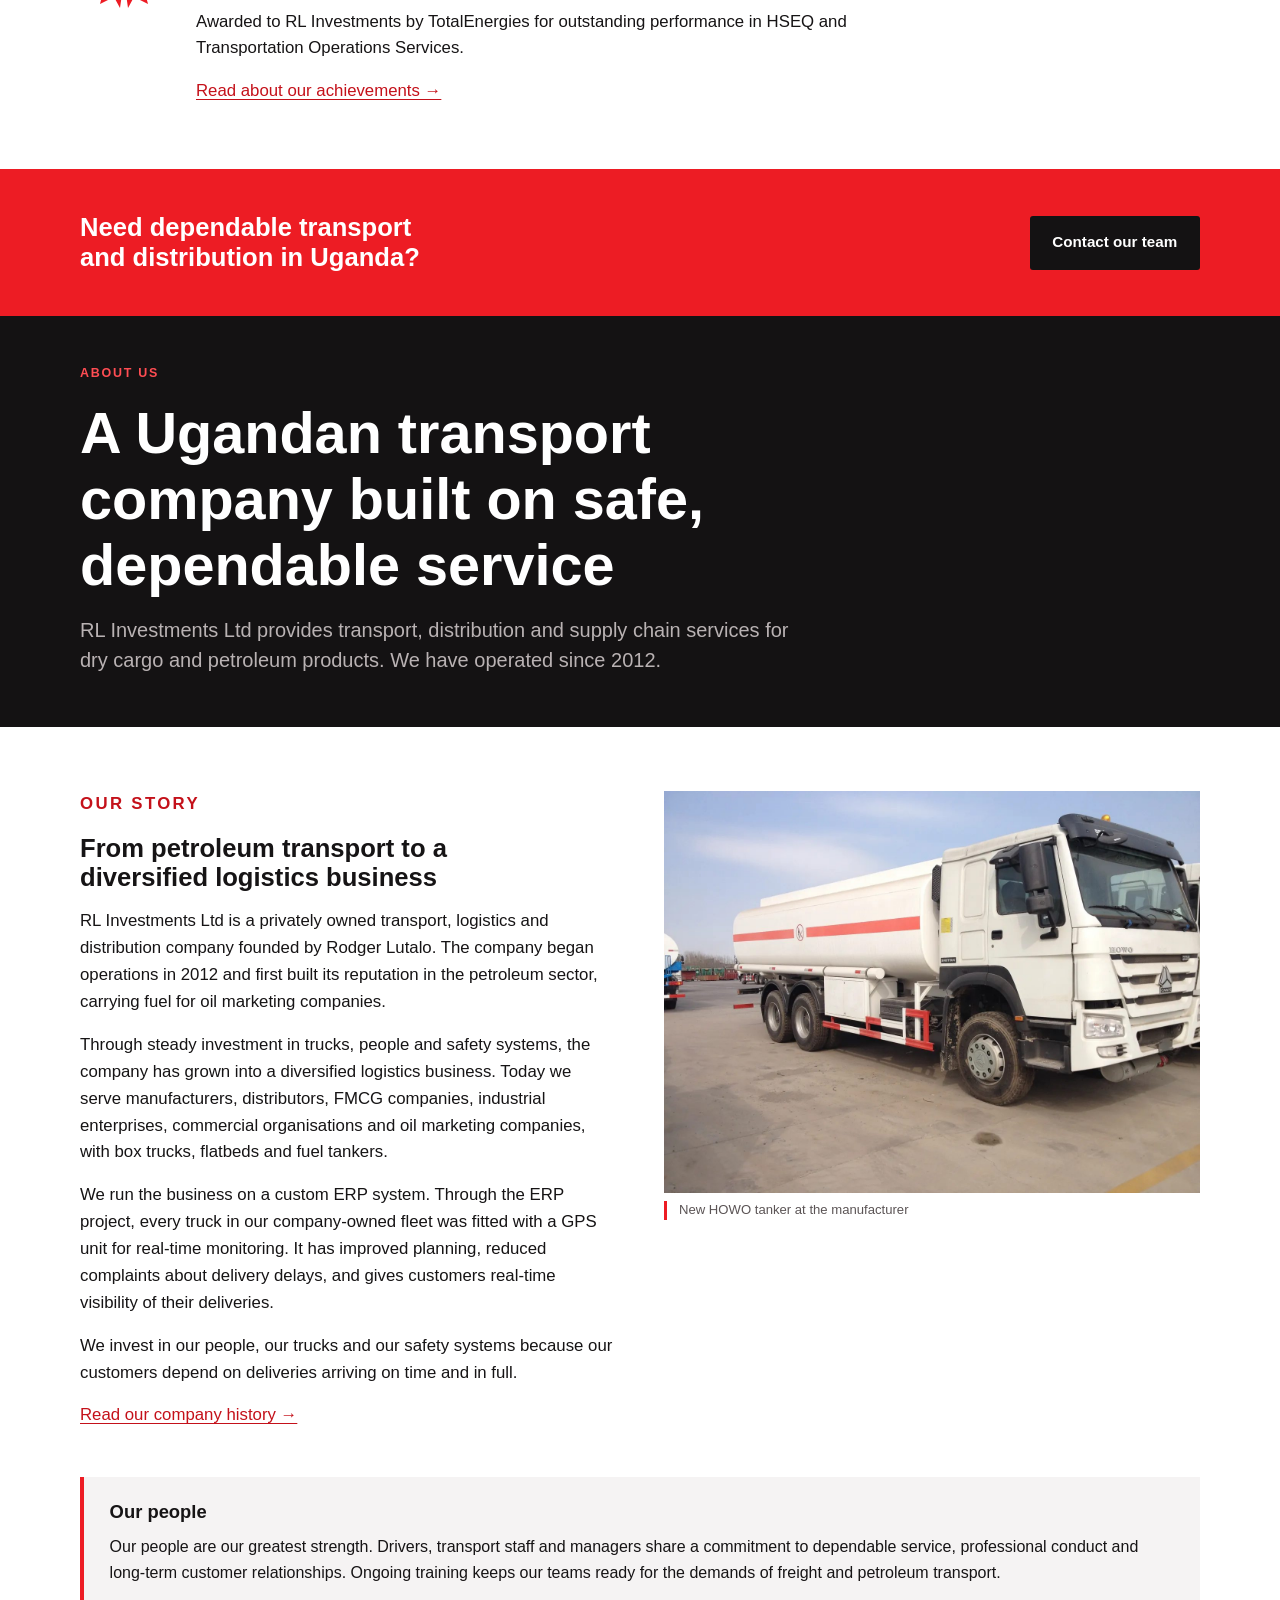
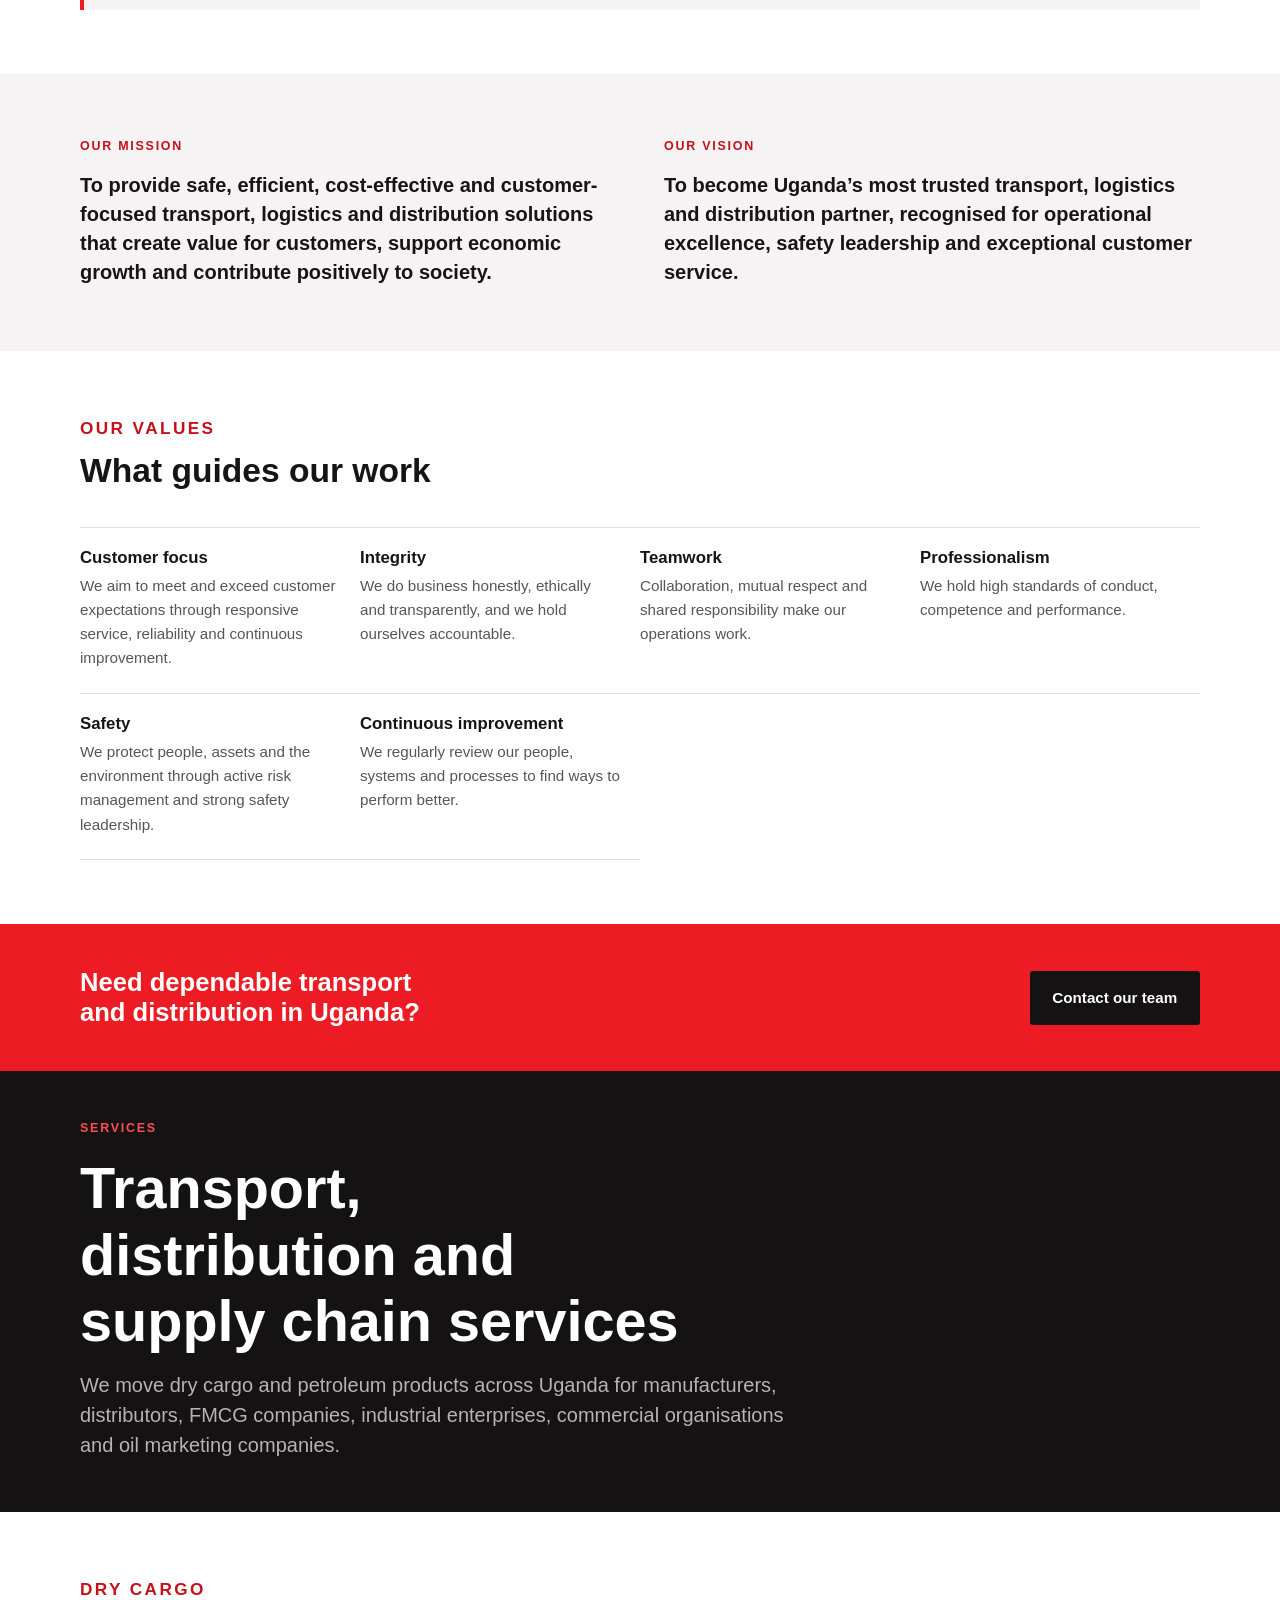
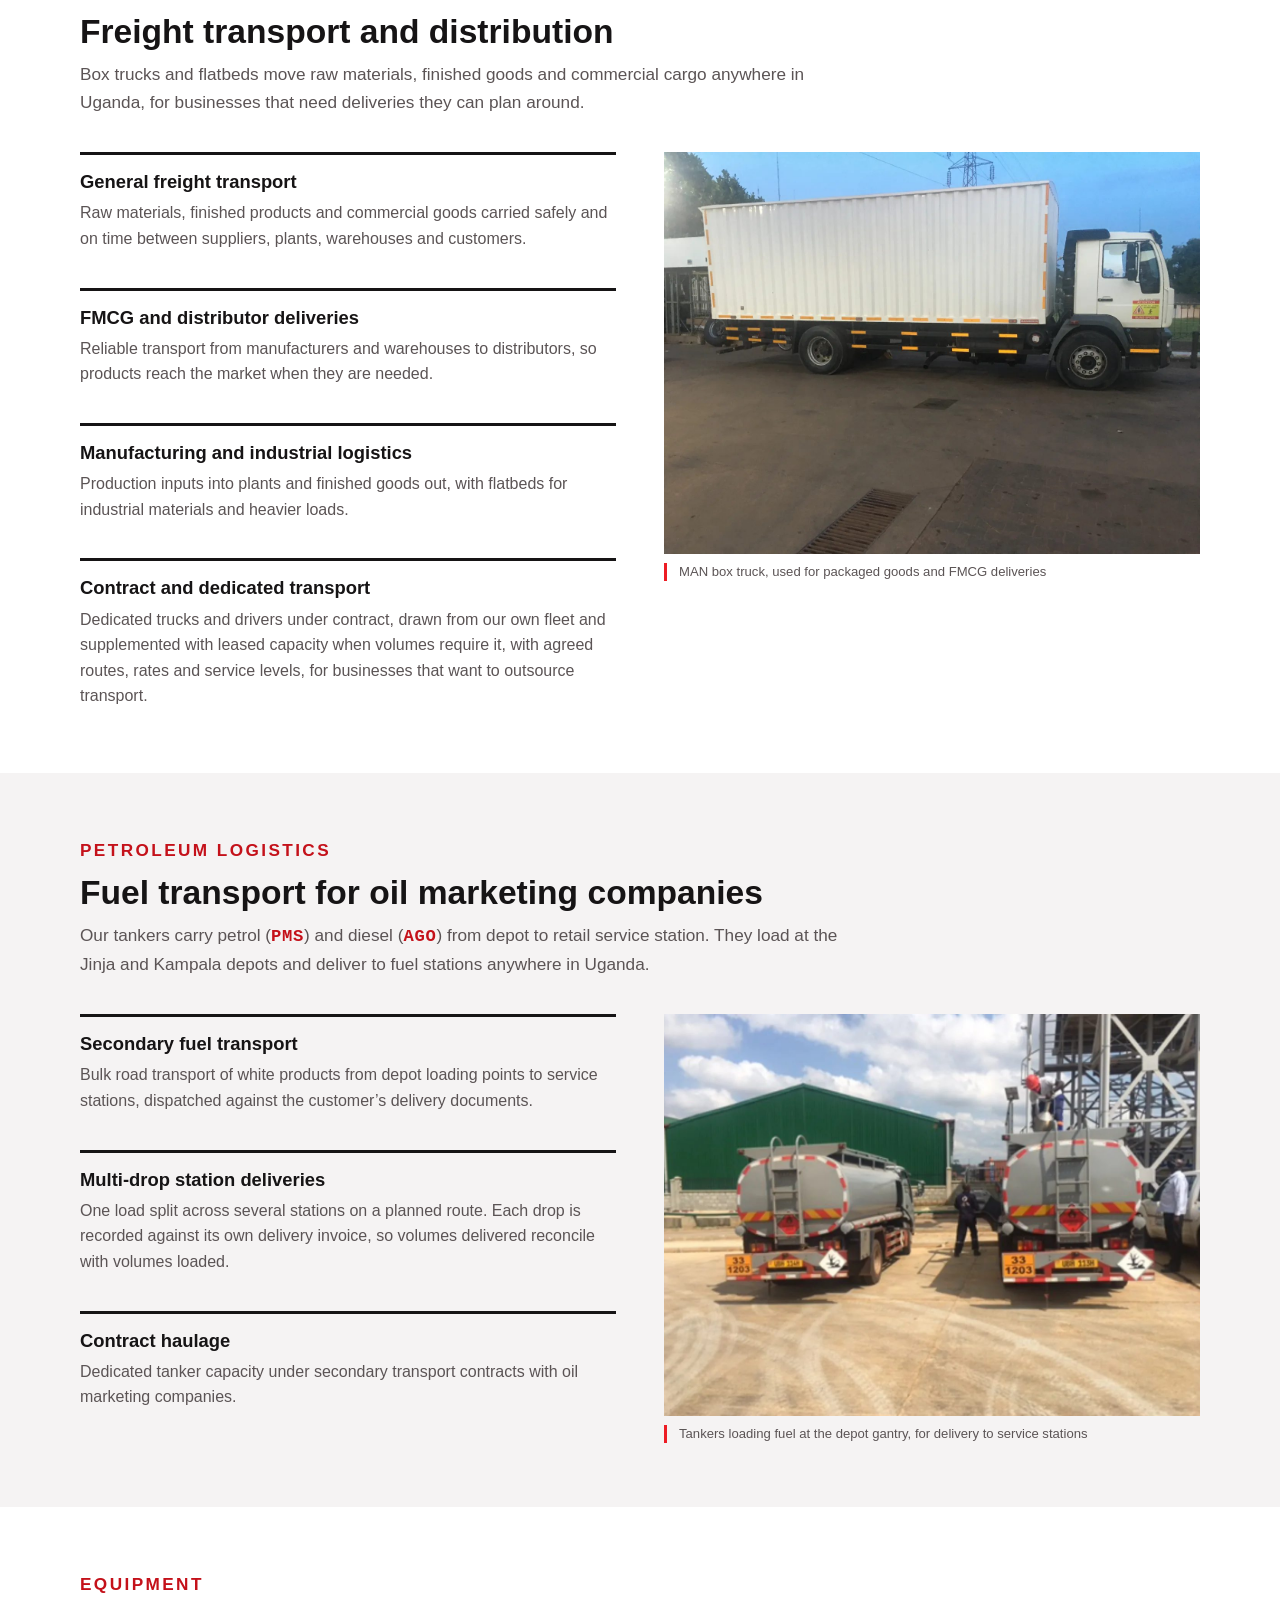
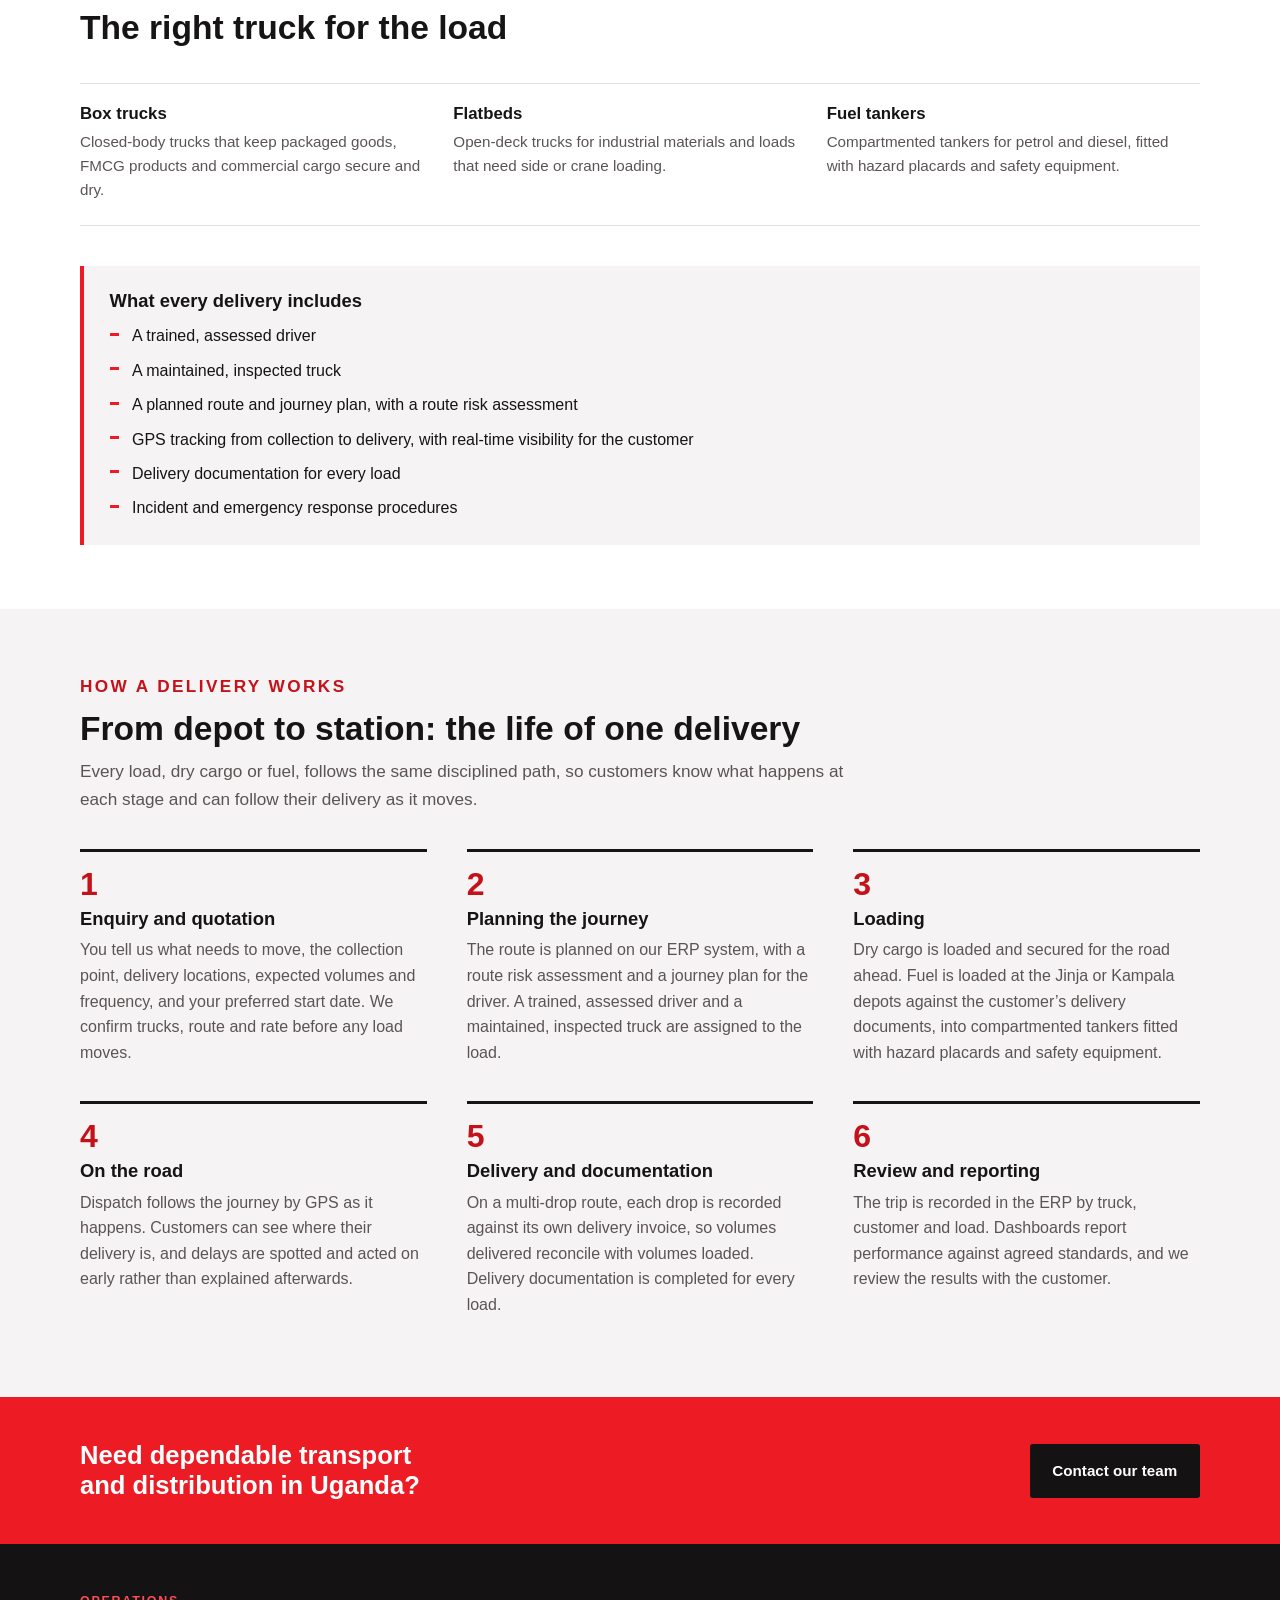
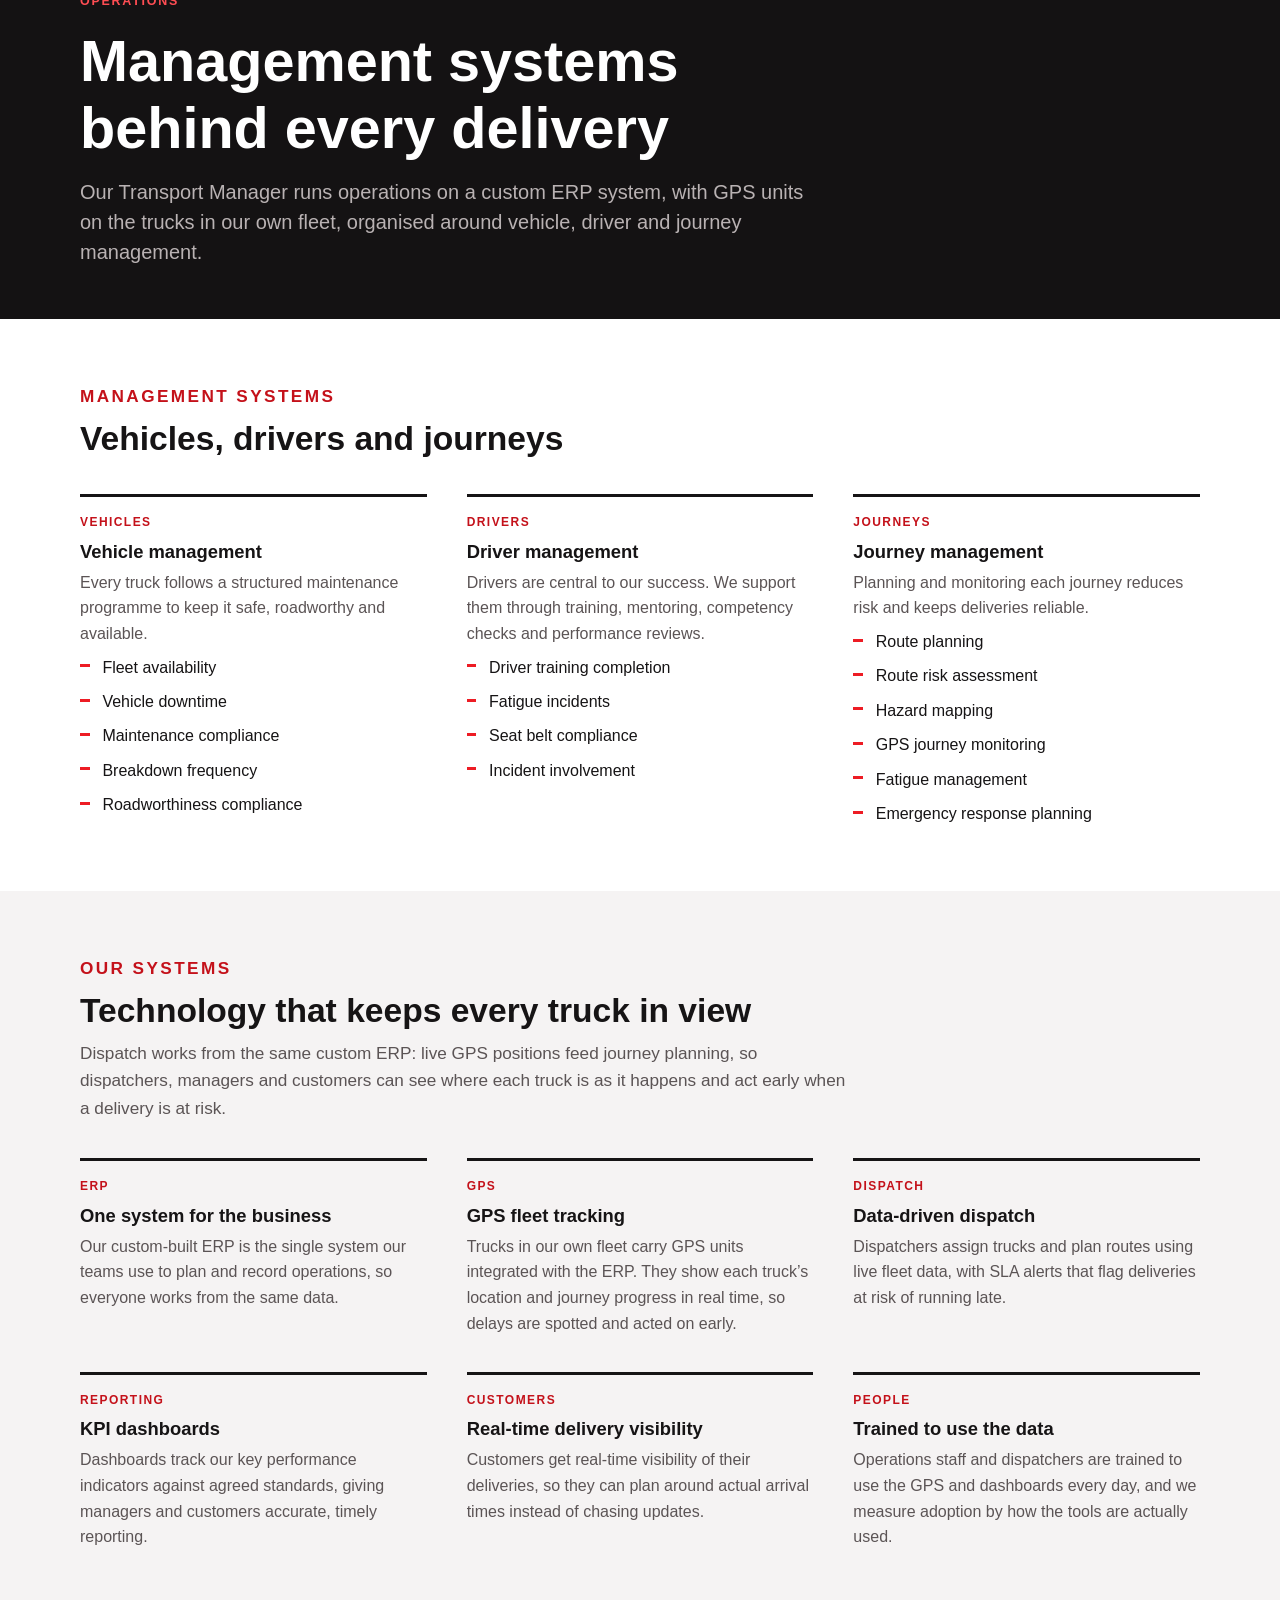
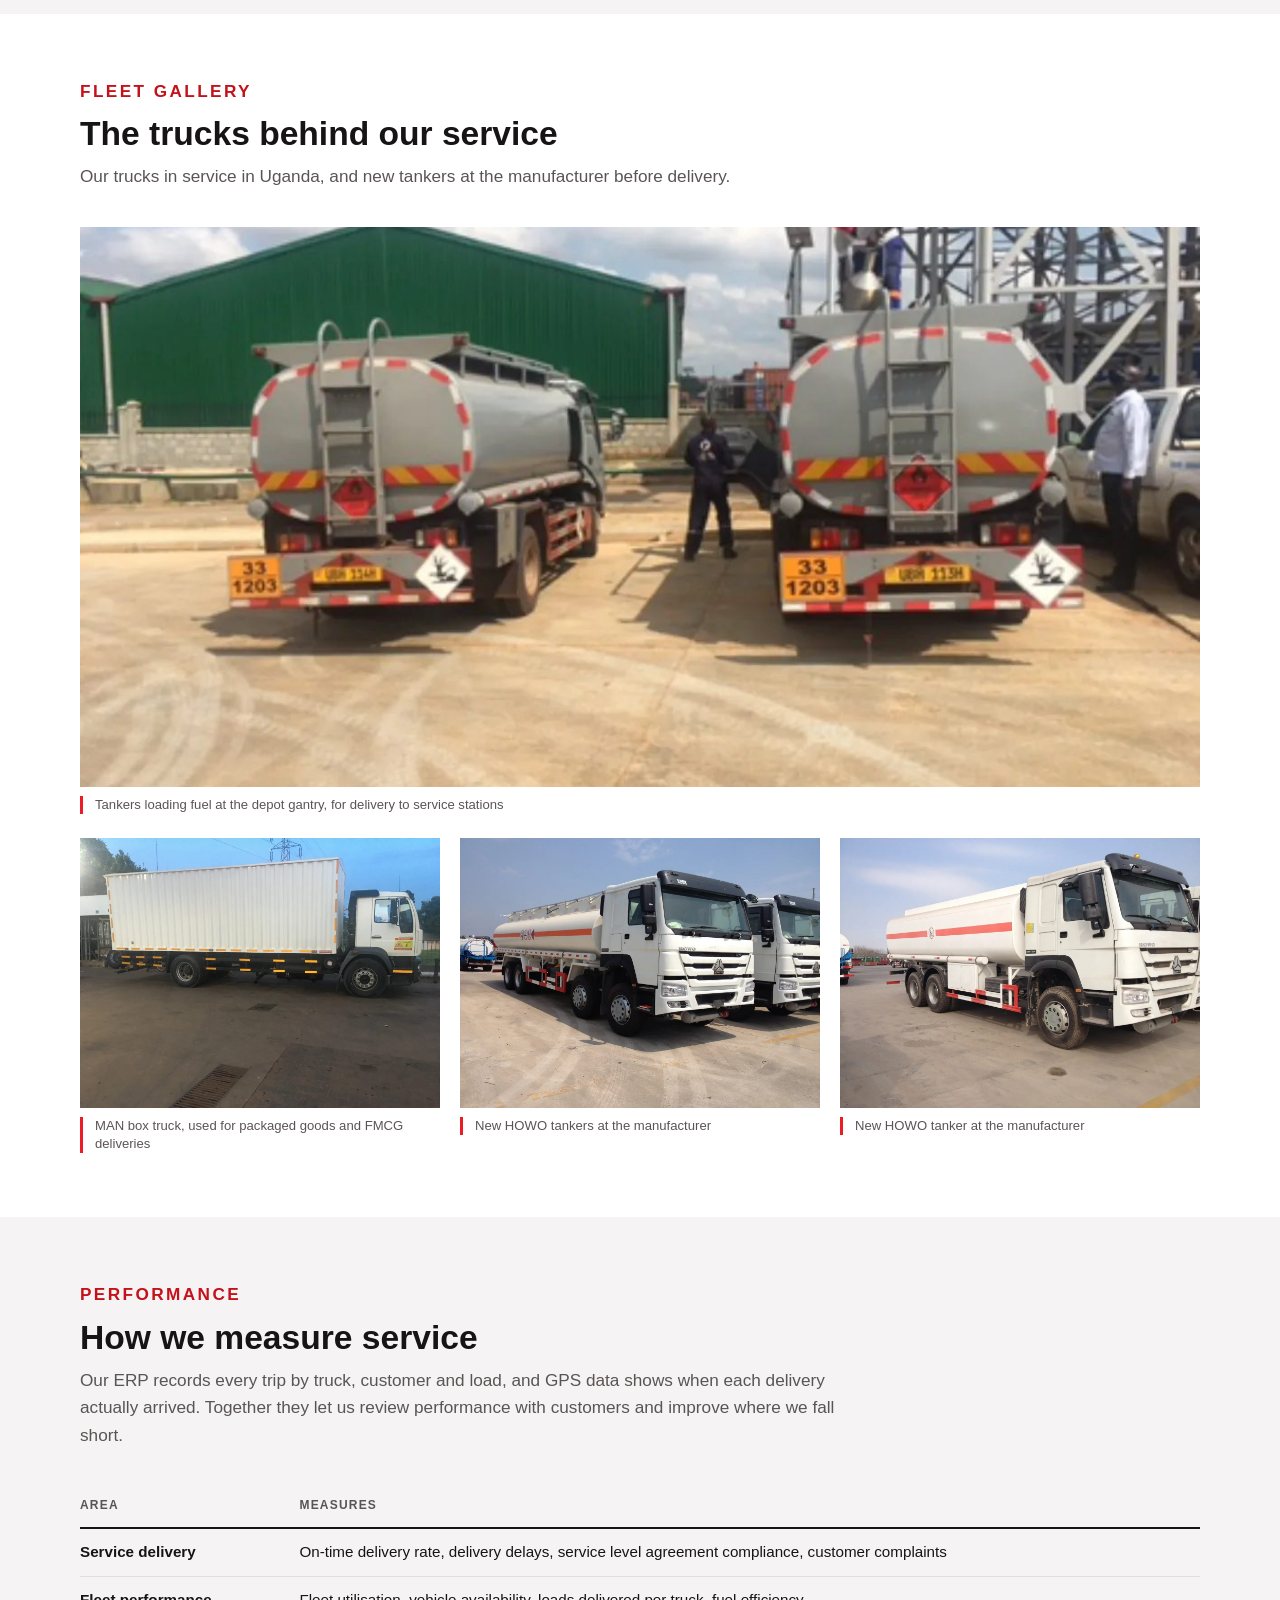
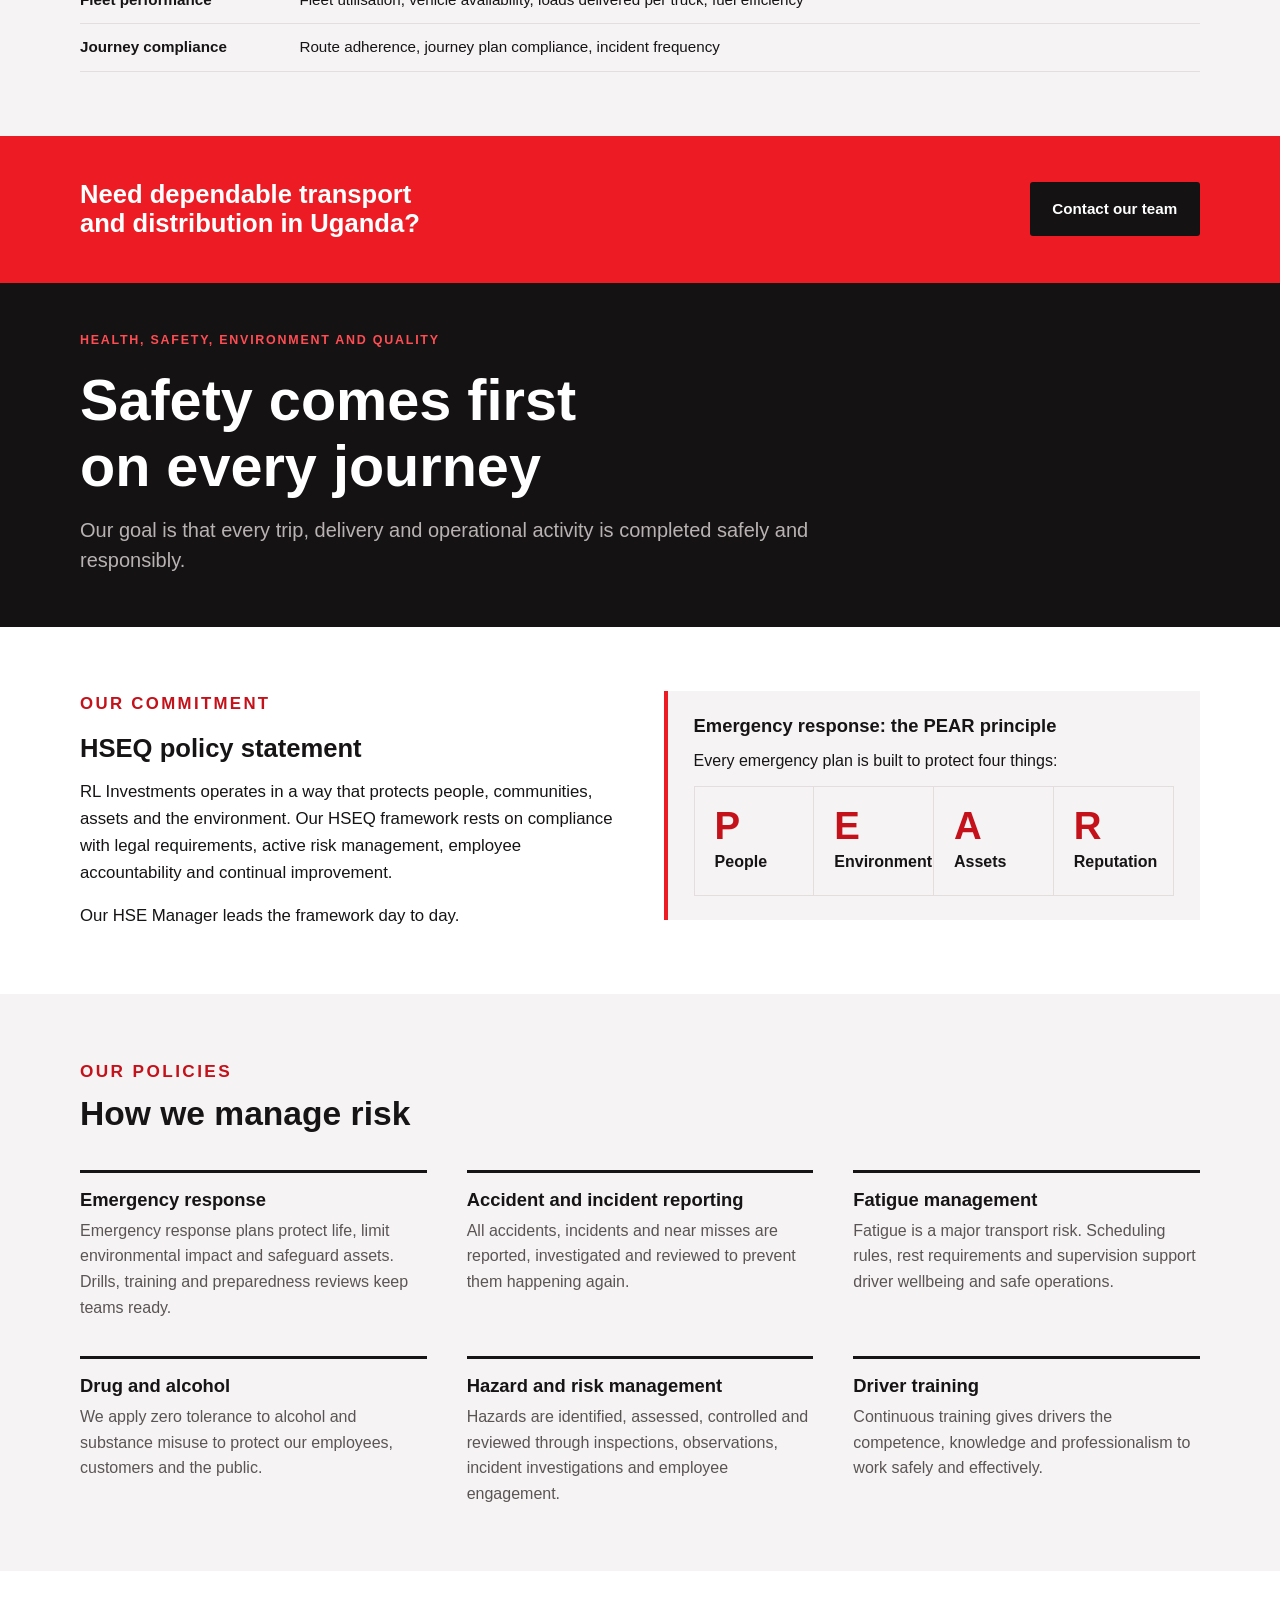
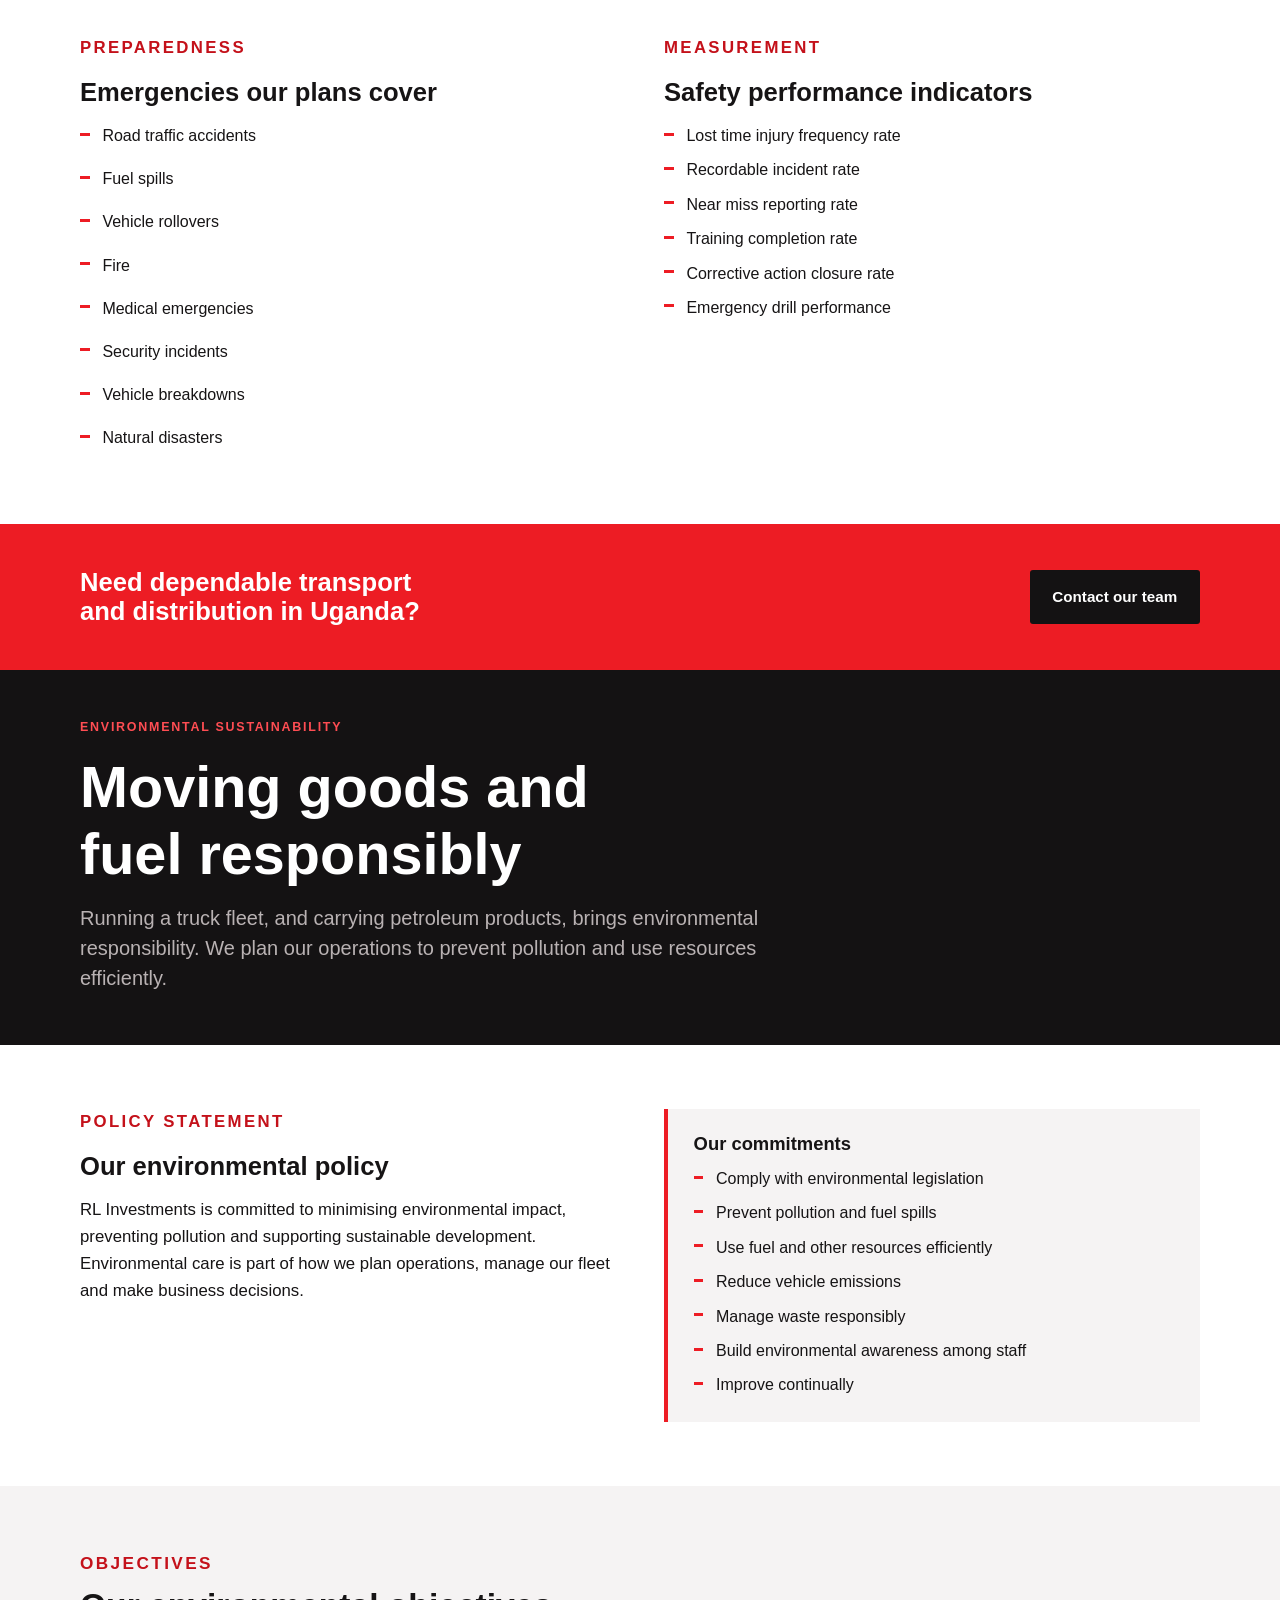
<file: profile.html>
<!DOCTYPE html>

<html class="no-js" lang="en-UG">
<head>
<meta charset="utf-8"/>
<meta content="width=device-width, initial-scale=1, viewport-fit=cover" name="viewport"/>
<title>RL Investments Ltd — Company Profile</title>


<meta content="#141213" name="theme-color"/>






<link href="[data-uri]" rel="icon" type="image/png"/>


<meta content="RL Investments Ltd is a privately owned Ugandan transport, logistics and distribution company moving dry cargo and fuel across Uganda since 2012." name="description"/><meta content="noindex, follow" name="robots"/><link href="https://rlinvestments.ug/profile.html" rel="canonical"/><link href="assets/favicon.svg" rel="icon" type="image/svg+xml"/><meta content="website" property="og:type"/><meta content="RL Investments Ltd" property="og:site_name"/><meta content="RL Investments Ltd — Company Profile" property="og:title"/><meta content="RL Investments Ltd is a privately owned Ugandan transport, logistics and distribution company moving dry cargo and fuel across Uganda since 2012." property="og:description"/><meta content="https://rlinvestments.ug/profile.html" property="og:url"/><meta content="https://rlinvestments.ug/assets/images/og-image.jpg" property="og:image"/><meta content="en_UG" property="og:locale"/><meta content="summary_large_image" name="twitter:card"/><meta content="RL Investments Ltd — Company Profile" name="twitter:title"/><meta content="RL Investments Ltd is a privately owned Ugandan transport, logistics and distribution company moving dry cargo and fuel across Uganda since 2012." name="twitter:description"/><meta content="https://rlinvestments.ug/assets/images/og-image.jpg" name="twitter:image"/><link href="assets/styles.css" rel="stylesheet"/><script type="application/ld+json">{
  "@context": "https://schema.org",
  "@type": "LocalBusiness",
  "name": "RL Investments Ltd",
  "legalName": "RL Investments Limited",
  "identifier": {
    "@type": "PropertyValue",
    "name": "Uganda company registration number",
    "value": "80010003131364"
  },
  "description": "Privately owned Ugandan transport, logistics and distribution company moving dry cargo and petroleum products across Uganda since 2012.",
  "foundingDate": "2012",
  "founder": {
    "@type": "Person",
    "name": "Rodger Lutalo",
    "jobTitle": "Founder (Managing Director 2012–2024)"
  },
  "telephone": "+256 777 188 766",
  "address": {
    "@type": "PostalAddress",
    "streetAddress": "Plot 3, 2nd Street, Industrial Area",
    "postOfficeBoxNumber": "P.O. Box 21739",
    "addressLocality": "Kampala",
    "addressCountry": "UG"
  },
  "areaServed": "Uganda",
  "knowsAbout": [
    "Freight transport",
    "FMCG distribution",
    "Petroleum transport",
    "Contract haulage"
  ],
  "logo": "https://rlinvestments.ug/assets/images/photo-01.jpg",
  "image": "https://rlinvestments.ug/assets/images/og-image.jpg",
  "url": "https://rlinvestments.ug/profile.html"
}</script></head>
<body>
<a class="skip-link" href="#main">Skip to content</a>
<header class="site-header">
<div class="wrap">
<a aria-label='RL Investments Ltd home' class='brand' href='/'>
<img alt="RL Investments logo" height="204" src="assets/images/photo-01.jpg" width="160"/>
<span class="brand-text">
<span class="brand-name">RL Investments Ltd</span>
<span class="brand-tag">Transport • Logistics • Distribution</span>
</span>
</a>
<button aria-controls="site-nav" aria-expanded="false" class="nav-toggle" type="button">Menu</button>
<nav aria-label="Main" class="site-nav" id="site-nav">
<ul>
<li><a href='/'>Home</a></li>
<li><a href='/about'>About</a></li>
<li><a href='/services'>Services</a></li>
<li><a href='/operations'>Operations</a></li>
<li><a href='/hseq'>HSEQ</a></li>
<li><a href='/sustainability'>Sustainability</a></li>
<li><a href='/achievements'>Achievements</a></li>
<li><a href='/leadership'>Leadership</a></li>
<li><a href='/history'>History</a></li>
<li><a href='/contact'>Contact</a></li>
</ul>
</nav>
</div>
</header>
<main id="main"><div class="container" style="padding-top:24px"><p>This page gathers the whole website on one page for printing or saving as a PDF company profile. Use the button below, or your browser print command.</p><button class="btn btn-dark" onclick="location.href='profile.html'" type="button">Print / save company profile (PDF)</button></div>
<div class="print-cover print-only">
<h1>RL Investments Ltd</h1>
<p>Company profile · Transport, logistics and distribution in Uganda since 2012</p>
<p>Plot 3, 2nd Street, Industrial Area, Kampala, Uganda · P.O. Box 21739, Kampala · Tel / WhatsApp: +256 777 188 766</p>
<p>Registered in Uganda · Company Reg. No. 80010003131364</p>
</div>
<div class="page-view" data-description="RL Investments Ltd is a privately owned Ugandan transport, logistics and distribution company moving dry cargo and fuel across Uganda since 2012." data-title="RL Investments Ltd | Transport, Logistics and Distribution in Uganda" id="home">
<section class="page-head hero">
<div class="wrap">
<div class="hero-copy">
<p class="eyebrow">Transport • Logistics • Distribution</p>
<h1>Dependable transport and distribution <em>across Uganda</em>.</h1>
<p class="lead">RL Investments Ltd is a privately owned Ugandan transport, logistics and distribution company. Since 2012 we have moved goods and fuel for manufacturers, distributors, FMCG companies, industrial enterprises, commercial organisations and oil marketing companies.</p>
<div class="hero-actions">
<a class='btn btn-primary' href='/services'>Our services</a>
<a class='btn btn-ghost' href='/contact'>Talk to us</a>
</div>
</div>
<figure class="photo hero-photo">
<picture><img alt="Two RL Investments fuel tankers at a depot loading gantry in Uganda, with crew working on top of one tanker" decoding="async" fetchpriority="high" height="888" src="assets/images/photo-02.jpg" width="1242"/></picture>
<figcaption>Tankers loading fuel at the depot gantry, for delivery to service stations</figcaption>
</figure>
</div>
<div class="glance">
<div class="wrap">
<h2 class="visually-hidden">At a glance</h2>
<dl>
<div><dt>Operating since</dt><dd>2012</dd></div>
<div><dt>Cargo</dt><dd>Dry cargo · Petroleum</dd></div>
<div><dt>Fleet</dt><dd>Box trucks, flatbeds, tankers</dd></div>
<div><dt>Customers</dt><dd>Manufacturers, FMCG, industry, fuel</dd></div>
<div><dt>Tracking</dt><dd>Real-time GPS on every truck</dd></div>
<div><dt>Head office</dt><dd>Kampala, Uganda</dd></div>
</dl>
</div>
</div>
</section>
<section class="section">
<div class="wrap">
<div class="section-head">
<p class="eyebrow">What we do</p>
<h2>Transport and distribution you can plan around</h2>
<p>We move raw materials, finished goods, commercial cargo and fuel for businesses across Uganda. Our customers rely on us to arrive on time, deliver the full load and operate safely on Uganda’s roads.</p>
</div>
<div class="items">
<div class="item">
<p class="tag">Freight</p>
<h3>Dry cargo transport</h3>
<p>Box trucks and flatbeds for raw materials, finished goods, industrial loads and commercial cargo.</p>
</div>
<div class="item">
<p class="tag">Distribution</p>
<h3>Distribution and supply chain support</h3>
<p>Dependable deliveries for manufacturers, distributors and FMCG companies, including dedicated transport under contract.</p>
</div>
<div class="item">
<p class="tag">Petroleum</p>
<h3>Fuel transport</h3>
<p>Petrol and diesel loaded at the Jinja and Kampala depots and delivered to retail stations anywhere in Uganda, on planned multi-drop routes.</p>
</div>
</div>
<p style="margin-top:2rem"><a href='/services'>See all services →</a> · <a href='/services#journey'>How a delivery works →</a></p>
</div>
</section>
<section class="section fleet-home">
<div class="wrap">
<div class="section-head">
<p class="eyebrow">Our fleet</p>
<h2>Our trucks, on Uganda’s roads</h2>
<p>Most of the trucks we operate are our own, owned and maintained by the company: box trucks and flatbeds for dry cargo, and fuel tankers for petroleum products. When a customer’s work needs more capacity than our own fleet can cover, we lease or rent additional trucks for the short term to meet that demand. Trucks in our own fleet carry GPS units, so we and our customers can follow each delivery in real time.</p>
</div>
<div class="mosaic">
<figure class="photo m-main">
<picture><img alt="Side view of an RL Investments MAN box truck in Uganda" decoding="async" height="1050" loading="lazy" src="assets/images/photo-03.jpg" width="1400"/></picture>
<figcaption>MAN box truck, used for packaged goods and FMCG deliveries</figcaption>
</figure>
<figure class="photo m-side">
<picture><img alt="New Sinotruk HOWO fuel tankers lined up at the manufacturer's yard before delivery to RL Investments" decoding="async" height="1050" loading="lazy" src="assets/images/photo-04.jpg" width="1400"/></picture>
<figcaption>New HOWO tankers at the manufacturer</figcaption>
</figure>
</div>
<p style="margin-top:1.75rem"><a href='/operations#fleet'>See the fleet gallery →</a></p>
</div>
</section>
<section class="section alt">
<div class="wrap split">
<div class="section-head" style="margin-bottom:0">
<p class="eyebrow">How we work</p>
<h2>Built on safety, customer focus and long-term relationships</h2>
</div>
<div class="items two" style="grid-template-columns:1fr">
<div class="item">
<h3>Devoted to customer success</h3>
<p>Every customer has its own delivery pattern and its own constraints. We start by understanding those requirements, then plan transport that keeps their supply chain moving and reduces operational risk.</p>
</div>
<div class="item">
<h3>Engagement is key</h3>
<p>We work closely with customers to review performance, raise issues early and agree practical, cost-effective solutions. Real-time tracking means customers can see their deliveries as they happen.</p>
</div>
<div class="item">
<h3>Professional service at competitive rates</h3>
<p>Trained drivers, maintained and GPS-tracked trucks, and clear documentation, priced to support our customers’ distribution costs.</p>
</div>
</div>
</div>
</section>
<section class="section">
<div class="wrap">
<div class="award">
<svg aria-hidden="true" class="award-mark" viewbox="0 0 88 88">
<circle cx="44" cy="34" fill="none" r="26" stroke="currentColor" stroke-width="5"></circle>
<circle cx="44" cy="34" fill="currentColor" r="15"></circle>
<path d="M28 54 L20 84 L34 77 L40 88 L44 60 Z" fill="currentColor"></path>
<path d="M60 54 L68 84 L54 77 L48 88 L44 60 Z" fill="currentColor"></path>
</svg>
<div class="prose">
<p class="eyebrow">Recognition</p>
<h2 style="margin-top:0">Best Secondary Transporter</h2>
<p>Awarded to RL Investments by TotalEnergies for outstanding performance in HSEQ and Transportation Operations Services.</p>
<p><a href='/achievements'>Read about our achievements →</a></p>
</div>
</div>
</div>
</section>
<section class="cta">
<div class="wrap">
<h2>Need dependable transport and distribution in Uganda?</h2>
<a class='btn' href='/contact'>Contact our team</a>
</div>
</section>
</div>
<div class="page-view" data-description="About RL Investments Ltd: a Ugandan transport, logistics and distribution company founded by Rodger Lutalo, operating since 2012." data-title="About Us | RL Investments Ltd" id="about">
<section class="page-head">
<div class="wrap">
<p class="eyebrow">About us</p>
<h1>A Ugandan transport company built on safe, dependable service</h1>
<p class="lead">RL Investments Ltd provides transport, distribution and supply chain services for dry cargo and petroleum products. We have operated since 2012.</p>
</div>
</section>
<section class="section">
<div class="wrap split">
<div class="prose">
<p class="eyebrow">Our story</p>
<h2 style="margin-top:0">From petroleum transport to a diversified logistics business</h2>
<p>RL Investments Ltd is a privately owned transport, logistics and distribution company founded by Rodger Lutalo. The company began operations in 2012 and first built its reputation in the petroleum sector, carrying fuel for oil marketing companies.</p>
<p>Through steady investment in trucks, people and safety systems, the company has grown into a diversified logistics business. Today we serve manufacturers, distributors, FMCG companies, industrial enterprises, commercial organisations and oil marketing companies, with box trucks, flatbeds and fuel tankers.</p>
<p>We run the business on a custom ERP system. Through the ERP project, every truck in our company-owned fleet was fitted with a GPS unit for real-time monitoring. It has improved planning, reduced complaints about delivery delays, and gives customers real-time visibility of their deliveries.</p>
<p>We invest in our people, our trucks and our safety systems because our customers depend on deliveries arriving on time and in full.</p>
<p><a href='/history'>Read our company history →</a></p>
</div>
<figure class="photo">
<picture><img alt="New Sinotruk HOWO fuel tanker at the manufacturer's yard before delivery to RL Investments" decoding="async" height="1050" loading="lazy" src="assets/images/photo-05.jpg" width="1400"/></picture>
<figcaption>New HOWO tanker at the manufacturer</figcaption>
</figure>
</div>
<div class="wrap" style="margin-top:3rem">
<div class="panel">
<h3>Our people</h3>
<p>Our people are our greatest strength. Drivers, transport staff and managers share a commitment to dependable service, professional conduct and long-term customer relationships. Ongoing training keeps our teams ready for the demands of freight and petroleum transport.</p>
</div>
</div>
</section>
<section class="section alt" id="mission">
<div class="wrap split">
<div class="prose">
<h2 class="eyebrow">Our mission</h2>
<p style="font-size:1.25rem;font-weight:700;line-height:1.45">To provide safe, efficient, cost-effective and customer-focused transport, logistics and distribution solutions that create value for customers, support economic growth and contribute positively to society.</p>
</div>
<div class="prose" id="vision">
<h2 class="eyebrow">Our vision</h2>
<p style="font-size:1.25rem;font-weight:700;line-height:1.45">To become Uganda’s most trusted transport, logistics and distribution partner, recognised for operational excellence, safety leadership and exceptional customer service.</p>
</div>
</div>
</section>
<section class="section" id="values">
<div class="wrap">
<div class="section-head">
<p class="eyebrow">Our values</p>
<h2>What guides our work</h2>
</div>
<div class="values">
<div><h3>Customer focus</h3><p>We aim to meet and exceed customer expectations through responsive service, reliability and continuous improvement.</p></div>
<div><h3>Integrity</h3><p>We do business honestly, ethically and transparently, and we hold ourselves accountable.</p></div>
<div><h3>Teamwork</h3><p>Collaboration, mutual respect and shared responsibility make our operations work.</p></div>
<div><h3>Professionalism</h3><p>We hold high standards of conduct, competence and performance.</p></div>
<div><h3>Safety</h3><p>We protect people, assets and the environment through active risk management and strong safety leadership.</p></div>
<div><h3>Continuous improvement</h3><p>We regularly review our people, systems and processes to find ways to perform better.</p></div>
</div>
</div>
</section>
<section class="cta">
<div class="wrap">
<h2>Need dependable transport and distribution in Uganda?</h2>
<a class='btn' href='/contact'>Contact our team</a>
</div>
</section>
</div>
<div class="page-view" data-description="Freight transport, FMCG and distributor deliveries, contract transport and fuel transport for oil marketing companies across Uganda." data-title="Freight, Distribution and Fuel Transport | RL Investments Ltd" id="services">
<section class="page-head">
<div class="wrap">
<p class="eyebrow">Services</p>
<h1>Transport, distribution and supply chain services</h1>
<p class="lead">We move dry cargo and petroleum products across Uganda for manufacturers, distributors, FMCG companies, industrial enterprises, commercial organisations and oil marketing companies.</p>
</div>
</section>
<section class="section" id="dry-cargo">
<div class="wrap">
<div class="section-head">
<p class="eyebrow">Dry cargo</p>
<h2>Freight transport and distribution</h2>
<p>Box trucks and flatbeds move raw materials, finished goods and commercial cargo anywhere in Uganda, for businesses that need deliveries they can plan around.</p>
</div>
<div class="split">
<div class="items" style="grid-template-columns:1fr">
<div class="item">
<h3>General freight transport</h3>
<p>Raw materials, finished products and commercial goods carried safely and on time between suppliers, plants, warehouses and customers.</p>
</div>
<div class="item">
<h3>FMCG and distributor deliveries</h3>
<p>Reliable transport from manufacturers and warehouses to distributors, so products reach the market when they are needed.</p>
</div>
<div class="item">
<h3>Manufacturing and industrial logistics</h3>
<p>Production inputs into plants and finished goods out, with flatbeds for industrial materials and heavier loads.</p>
</div>
<div class="item">
<h3>Contract and dedicated transport</h3>
<p>Dedicated trucks and drivers under contract, drawn from our own fleet and supplemented with leased capacity when volumes require it, with agreed routes, rates and service levels, for businesses that want to outsource transport.</p>
</div>
</div>
<figure class="photo">
<picture><img alt="Side view of an RL Investments MAN box truck in Uganda" decoding="async" height="1050" loading="lazy" src="assets/images/photo-03.jpg" width="1400"/></picture>
<figcaption>MAN box truck, used for packaged goods and FMCG deliveries</figcaption>
</figure>
</div>
</div>
</section>
<section class="section alt" id="petroleum">
<div class="wrap">
<div class="section-head">
<p class="eyebrow">Petroleum logistics</p>
<h2>Fuel transport for oil marketing companies</h2>
<p>Our tankers carry petrol (<span class="code-ink">PMS</span>) and diesel (<span class="code-ink">AGO</span>) from depot to retail service station. They load at the Jinja and Kampala depots and deliver to fuel stations anywhere in Uganda.</p>
</div>
<div class="split">
<div class="items" style="grid-template-columns:1fr">
<div class="item">
<h3>Secondary fuel transport</h3>
<p>Bulk road transport of white products from depot loading points to service stations, dispatched against the customer’s delivery documents.</p>
</div>
<div class="item">
<h3>Multi-drop station deliveries</h3>
<p>One load split across several stations on a planned route. Each drop is recorded against its own delivery invoice, so volumes delivered reconcile with volumes loaded.</p>
</div>
<div class="item">
<h3>Contract haulage</h3>
<p>Dedicated tanker capacity under secondary transport contracts with oil marketing companies.</p>
</div>
</div>
<figure class="photo">
<picture><img alt="Two RL Investments fuel tankers at a depot loading gantry in Uganda, with crew working on top of one tanker" decoding="async" height="888" loading="lazy" src="assets/images/photo-02.jpg" width="1242"/></picture>
<figcaption>Tankers loading fuel at the depot gantry, for delivery to service stations</figcaption>
</figure>
</div>
</div>
</section>
<section class="section" id="equipment">
<div class="wrap">
<div class="section-head">
<p class="eyebrow">Equipment</p>
<h2>The right truck for the load</h2>
</div>
<div class="values">
<div><h3>Box trucks</h3><p>Closed-body trucks that keep packaged goods, FMCG products and commercial cargo secure and dry.</p></div>
<div><h3>Flatbeds</h3><p>Open-deck trucks for industrial materials and loads that need side or crane loading.</p></div>
<div><h3>Fuel tankers</h3><p>Compartmented tankers for petrol and diesel, fitted with hazard placards and safety equipment.</p></div>
</div>
<div class="panel" style="margin-top:2.5rem">
<h3>What every delivery includes</h3>
<ul class="checklist">
<li>A trained, assessed driver</li>
<li>A maintained, inspected truck</li>
<li>A planned route and journey plan, with a route risk assessment</li>
<li>GPS tracking from collection to delivery, with real-time visibility for the customer</li>
<li>Delivery documentation for every load</li>
<li>Incident and emergency response procedures</li>
</ul>
</div>
</div>
</section>
<section class="section alt" id="journey">
<div class="wrap">
<div class="section-head">
<p class="eyebrow">How a delivery works</p>
<h2>From depot to station: the life of one delivery</h2>
<p>Every load, dry cargo or fuel, follows the same disciplined path, so customers know what happens at each stage and can follow their delivery as it moves.</p>
</div>
<ol class="steps">
<li>
<span class="step-num">1</span>
<h3>Enquiry and quotation</h3>
<p>You tell us what needs to move, the collection point, delivery locations, expected volumes and frequency, and your preferred start date. We confirm trucks, route and rate before any load moves.</p>
</li>
<li>
<span class="step-num">2</span>
<h3>Planning the journey</h3>
<p>The route is planned on our ERP system, with a route risk assessment and a journey plan for the driver. A trained, assessed driver and a maintained, inspected truck are assigned to the load.</p>
</li>
<li>
<span class="step-num">3</span>
<h3>Loading</h3>
<p>Dry cargo is loaded and secured for the road ahead. Fuel is loaded at the Jinja or Kampala depots against the customer’s delivery documents, into compartmented tankers fitted with hazard placards and safety equipment.</p>
</li>
<li>
<span class="step-num">4</span>
<h3>On the road</h3>
<p>Dispatch follows the journey by GPS as it happens. Customers can see where their delivery is, and delays are spotted and acted on early rather than explained afterwards.</p>
</li>
<li>
<span class="step-num">5</span>
<h3>Delivery and documentation</h3>
<p>On a multi-drop route, each drop is recorded against its own delivery invoice, so volumes delivered reconcile with volumes loaded. Delivery documentation is completed for every load.</p>
</li>
<li>
<span class="step-num">6</span>
<h3>Review and reporting</h3>
<p>The trip is recorded in the ERP by truck, customer and load. Dashboards report performance against agreed standards, and we review the results with the customer.</p>
</li>
</ol>
</div>
</section>
<section class="cta">
<div class="wrap">
<h2>Need dependable transport and distribution in Uganda?</h2>
<a class='btn' href='/contact'>Contact our team</a>
</div>
</section>
</div>
<div class="page-view" data-description="How RL Investments Ltd runs its operations: a custom ERP system, GPS fleet tracking, and vehicle, driver and journey management." data-title="Operations and Management Systems | RL Investments Ltd" id="operations">
<section class="page-head">
<div class="wrap">
<p class="eyebrow">Operations</p>
<h1>Management systems behind every delivery</h1>
<p class="lead">Our Transport Manager runs operations on a custom ERP system, with GPS units on the trucks in our own fleet, organised around vehicle, driver and journey management.</p>
</div>
</section>
<section class="section">
<div class="wrap">
<div class="section-head">
<p class="eyebrow">Management systems</p>
<h2>Vehicles, drivers and journeys</h2>
</div>
<div class="items">
<div class="item">
<p class="tag">Vehicles</p>
<h3>Vehicle management</h3>
<p>Every truck follows a structured maintenance programme to keep it safe, roadworthy and available.</p>
<ul class="checklist">
<li>Fleet availability</li>
<li>Vehicle downtime</li>
<li>Maintenance compliance</li>
<li>Breakdown frequency</li>
<li>Roadworthiness compliance</li>
</ul>
</div>
<div class="item">
<p class="tag">Drivers</p>
<h3>Driver management</h3>
<p>Drivers are central to our success. We support them through training, mentoring, competency checks and performance reviews.</p>
<ul class="checklist">
<li>Driver training completion</li>
<li>Fatigue incidents</li>
<li>Seat belt compliance</li>
<li>Incident involvement</li>
</ul>
</div>
<div class="item">
<p class="tag">Journeys</p>
<h3>Journey management</h3>
<p>Planning and monitoring each journey reduces risk and keeps deliveries reliable.</p>
<ul class="checklist">
<li>Route planning</li>
<li>Route risk assessment</li>
<li>Hazard mapping</li>
<li>GPS journey monitoring</li>
<li>Fatigue management</li>
<li>Emergency response planning</li>
</ul>
</div>
</div>
</div>
</section>
<section class="section alt" id="systems">
<div class="wrap">
<div class="section-head">
<p class="eyebrow">Our systems</p>
<h2>Technology that keeps every truck in view</h2>
<p>Dispatch works from the same custom ERP: live GPS positions feed journey planning, so dispatchers, managers and customers can see where each truck is as it happens and act early when a delivery is at risk.</p>
</div>
<div class="items">
<div class="item">
<p class="tag">ERP</p>
<h3>One system for the business</h3>
<p>Our custom-built ERP is the single system our teams use to plan and record operations, so everyone works from the same data.</p>
</div>
<div class="item">
<p class="tag">GPS</p>
<h3>GPS fleet tracking</h3>
<p>Trucks in our own fleet carry GPS units integrated with the ERP. They show each truck’s location and journey progress in real time, so delays are spotted and acted on early.</p>
</div>
<div class="item">
<p class="tag">Dispatch</p>
<h3>Data-driven dispatch</h3>
<p>Dispatchers assign trucks and plan routes using live fleet data, with SLA alerts that flag deliveries at risk of running late.</p>
</div>
<div class="item">
<p class="tag">Reporting</p>
<h3>KPI dashboards</h3>
<p>Dashboards track our key performance indicators against agreed standards, giving managers and customers accurate, timely reporting.</p>
</div>
<div class="item">
<p class="tag">Customers</p>
<h3>Real-time delivery visibility</h3>
<p>Customers get real-time visibility of their deliveries, so they can plan around actual arrival times instead of chasing updates.</p>
</div>
<div class="item">
<p class="tag">People</p>
<h3>Trained to use the data</h3>
<p>Operations staff and dispatchers are trained to use the GPS and dashboards every day, and we measure adoption by how the tools are actually used.</p>
</div>
</div>
</div>
</section>
<section class="section" id="fleet">
<div class="wrap">
<div class="section-head">
<p class="eyebrow">Fleet gallery</p>
<h2>The trucks behind our service</h2>
<p>Our trucks in service in Uganda, and new tankers at the manufacturer before delivery.</p>
</div>
<div class="gallery">
<figure class="photo g-wide">
<picture><img alt="Two RL Investments fuel tankers at a depot loading gantry in Uganda, with crew working on top of one tanker" decoding="async" height="888" loading="lazy" src="assets/images/photo-02.jpg" width="1242"/></picture>
<figcaption>Tankers loading fuel at the depot gantry, for delivery to service stations</figcaption>
</figure>
<figure class="photo">
<picture><img alt="Side view of an RL Investments MAN box truck in Uganda" decoding="async" height="1050" loading="lazy" src="assets/images/photo-03.jpg" width="1400"/></picture>
<figcaption>MAN box truck, used for packaged goods and FMCG deliveries</figcaption>
</figure>
<figure class="photo">
<picture><img alt="New Sinotruk HOWO fuel tankers lined up at the manufacturer's yard before delivery to RL Investments" decoding="async" height="1050" loading="lazy" src="assets/images/photo-04.jpg" width="1400"/></picture>
<figcaption>New HOWO tankers at the manufacturer</figcaption>
</figure>
<figure class="photo">
<picture><img alt="New Sinotruk HOWO fuel tanker at the manufacturer's yard before delivery to RL Investments" decoding="async" height="1050" loading="lazy" src="assets/images/photo-05.jpg" width="1400"/></picture>
<figcaption>New HOWO tanker at the manufacturer</figcaption>
</figure>
</div>
</div>
</section>
<section class="section alt">
<div class="wrap">
<div class="section-head">
<p class="eyebrow">Performance</p>
<h2>How we measure service</h2>
<p>Our ERP records every trip by truck, customer and load, and GPS data shows when each delivery actually arrived. Together they let us review performance with customers and improve where we fall short.</p>
</div>
<div class="table-wrap">
<table class="measures">
<thead><tr><th scope="col">Area</th><th scope="col">Measures</th></tr></thead>
<tbody>
<tr><td>Service delivery</td><td>On-time delivery rate, delivery delays, service level agreement compliance, customer complaints</td></tr>
<tr><td>Fleet performance</td><td>Fleet utilisation, vehicle availability, loads delivered per truck, fuel efficiency</td></tr>
<tr><td>Journey compliance</td><td>Route adherence, journey plan compliance, incident frequency</td></tr>
</tbody>
</table>
</div>
</div>
</section>
<section class="cta">
<div class="wrap">
<h2>Need dependable transport and distribution in Uganda?</h2>
<a class='btn' href='/contact'>Contact our team</a>
</div>
</section>
</div>
<div class="page-view" data-description="Health, safety, environment and quality at RL Investments Ltd: HSEQ policy, emergency response, fatigue management and driver training." data-title="Health, Safety, Environment and Quality (HSEQ) | RL Investments Ltd" id="hseq">
<section class="page-head">
<div class="wrap">
<p class="eyebrow">Health, safety, environment and quality</p>
<h1>Safety comes first on every journey</h1>
<p class="lead">Our goal is that every trip, delivery and operational activity is completed safely and responsibly.</p>
</div>
</section>
<section class="section">
<div class="wrap split">
<div class="prose">
<p class="eyebrow">Our commitment</p>
<h2 style="margin-top:0">HSEQ policy statement</h2>
<p>RL Investments operates in a way that protects people, communities, assets and the environment. Our HSEQ framework rests on compliance with legal requirements, active risk management, employee accountability and continual improvement.</p>
<p>Our HSE Manager leads the framework day to day.</p>
</div>
<div class="panel">
<h3>Emergency response: the PEAR principle</h3>
<p>Every emergency plan is built to protect four things:</p>
<div class="pear" role="list">
<div role="listitem"><b>P</b><span>People</span></div>
<div role="listitem"><b>E</b><span>Environment</span></div>
<div role="listitem"><b>A</b><span>Assets</span></div>
<div role="listitem"><b>R</b><span>Reputation</span></div>
</div>
</div>
</div>
</section>
<section class="section alt">
<div class="wrap">
<div class="section-head">
<p class="eyebrow">Our policies</p>
<h2>How we manage risk</h2>
</div>
<div class="items">
<div class="item"><h3>Emergency response</h3><p>Emergency response plans protect life, limit environmental impact and safeguard assets. Drills, training and preparedness reviews keep teams ready.</p></div>
<div class="item"><h3>Accident and incident reporting</h3><p>All accidents, incidents and near misses are reported, investigated and reviewed to prevent them happening again.</p></div>
<div class="item"><h3>Fatigue management</h3><p>Fatigue is a major transport risk. Scheduling rules, rest requirements and supervision support driver wellbeing and safe operations.</p></div>
<div class="item"><h3>Drug and alcohol</h3><p>We apply zero tolerance to alcohol and substance misuse to protect our employees, customers and the public.</p></div>
<div class="item"><h3>Hazard and risk management</h3><p>Hazards are identified, assessed, controlled and reviewed through inspections, observations, incident investigations and employee engagement.</p></div>
<div class="item"><h3>Driver training</h3><p>Continuous training gives drivers the competence, knowledge and professionalism to work safely and effectively.</p></div>
</div>
</div>
</section>
<section class="section">
<div class="wrap split">
<div class="prose">
<p class="eyebrow">Preparedness</p>
<h2 style="margin-top:0">Emergencies our plans cover</h2>
<ul class="checklist cols-2">
<li>Road traffic accidents</li>
<li>Fuel spills</li>
<li>Vehicle rollovers</li>
<li>Fire</li>
<li>Medical emergencies</li>
<li>Security incidents</li>
<li>Vehicle breakdowns</li>
<li>Natural disasters</li>
</ul>
</div>
<div class="prose">
<p class="eyebrow">Measurement</p>
<h2 style="margin-top:0">Safety performance indicators</h2>
<ul class="checklist">
<li>Lost time injury frequency rate</li>
<li>Recordable incident rate</li>
<li>Near miss reporting rate</li>
<li>Training completion rate</li>
<li>Corrective action closure rate</li>
<li>Emergency drill performance</li>
</ul>
</div>
</div>
</section>
<section class="cta">
<div class="wrap">
<h2>Need dependable transport and distribution in Uganda?</h2>
<a class='btn' href='/contact'>Contact our team</a>
</div>
</section>
</div>
<div class="page-view" data-description="Environmental sustainability at RL Investments Ltd: fuel efficiency, pollution prevention, waste management and resource efficiency." data-title="Environmental Sustainability | RL Investments Ltd" id="sustainability">
<section class="page-head">
<div class="wrap">
<p class="eyebrow">Environmental sustainability</p>
<h1>Moving goods and fuel responsibly</h1>
<p class="lead">Running a truck fleet, and carrying petroleum products, brings environmental responsibility. We plan our operations to prevent pollution and use resources efficiently.</p>
</div>
</section>
<section class="section">
<div class="wrap split">
<div class="prose">
<p class="eyebrow">Policy statement</p>
<h2 style="margin-top:0">Our environmental policy</h2>
<p>RL Investments is committed to minimising environmental impact, preventing pollution and supporting sustainable development. Environmental care is part of how we plan operations, manage our fleet and make business decisions.</p>
</div>
<div class="panel">
<h3>Our commitments</h3>
<ul class="checklist">
<li>Comply with environmental legislation</li>
<li>Prevent pollution and fuel spills</li>
<li>Use fuel and other resources efficiently</li>
<li>Reduce vehicle emissions</li>
<li>Manage waste responsibly</li>
<li>Build environmental awareness among staff</li>
<li>Improve continually</li>
</ul>
</div>
</div>
</section>
<section class="section alt">
<div class="wrap">
<div class="section-head">
<p class="eyebrow">Objectives</p>
<h2>Our environmental objectives</h2>
</div>
<div class="items">
<div class="item"><h3>Fuel efficiency and emissions</h3><p>Reduce fuel use and emissions through route planning, driver training and well-maintained trucks.</p></div>
<div class="item"><h3>Pollution prevention</h3><p>Aim for zero major environmental incidents through risk management and spill preparedness.</p></div>
<div class="item"><h3>Waste management</h3><p>Dispose of workshop and hazardous waste responsibly, and reduce waste where we can.</p></div>
<div class="item"><h3>Resource efficiency</h3><p>Reduce fuel, water, electricity and paper consumption across the business.</p></div>
<div class="item"><h3>Compliance</h3><p>Meet all applicable environmental obligations.</p></div>
<div class="item"><h3>Employee awareness</h3><p>Promote environmental responsibility through training, communication and staff involvement.</p></div>
</div>
</div>
</section>
<section class="section">
<div class="wrap">
<div class="section-head">
<p class="eyebrow">Measurement</p>
<h2>Environmental indicators we track</h2>
</div>
<div class="table-wrap">
<table class="measures">
<thead><tr><th scope="col">Indicator</th><th scope="col">What it tells us</th></tr></thead>
<tbody>
<tr><td>Fuel consumption per vehicle</td><td>How efficiently each truck uses fuel across its routes</td></tr>
<tr><td>Spill incident frequency</td><td>How well loading, transport and discharge controls are working</td></tr>
<tr><td>Environmental incident frequency</td><td>Overall environmental performance of operations</td></tr>
<tr><td>Waste disposal compliance</td><td>Whether hazardous and workshop waste is handled correctly</td></tr>
<tr><td>Environmental training completion</td><td>Staff readiness to prevent and respond to incidents</td></tr>
</tbody>
</table>
</div>
</div>
</section>
<section class="cta">
<div class="wrap">
<h2>Need dependable transport and distribution in Uganda?</h2>
<a class='btn' href='/contact'>Contact our team</a>
</div>
</section>
</div>
<div class="page-view" data-description="RL Investments Ltd was named Best Secondary Transporter by TotalEnergies for outstanding performance in HSEQ and Transportation Operations Services." data-title="Achievements and Recognition | RL Investments Ltd" id="achievements">
<section class="page-head">
<div class="wrap">
<p class="eyebrow">Achievements</p>
<h1>Recognised for performance and safety</h1>
<p class="lead">Our reputation rests on safe operations, dependable service and the trust of the companies we work for.</p>
</div>
</section>
<section class="section">
<div class="wrap">
<div class="award-card">
<div class="award">
<svg aria-hidden="true" class="award-mark" viewbox="0 0 88 88">
<circle cx="44" cy="34" fill="none" r="26" stroke="currentColor" stroke-width="5"></circle>
<circle cx="44" cy="34" fill="currentColor" r="15"></circle>
<path d="M28 54 L20 84 L34 77 L40 88 L44 60 Z" fill="currentColor"></path>
<path d="M60 54 L68 84 L54 77 L48 88 L44 60 Z" fill="currentColor"></path>
</svg>
<div class="prose">
<p class="by">Awarded by TotalEnergies</p>
<h2>Best Secondary Transporter</h2>
<p>TotalEnergies named RL Investments Best Secondary Transporter for outstanding performance in HSEQ and Transportation Operations Services.</p>
</div>
</div>
<div class="award-photos">
<figure class="photo ceremony">
<picture><img alt="Rodger Lutalo, Founder of RL Investments, receiving the TotalEnergies Best Secondary Transporter award" data-full="assets/images/photo-06.jpg" decoding="async" height="750" loading="lazy" src="assets/images/photo-06.jpg" width="1000"/></picture>
<figcaption>Rodger Lutalo, Founder, receiving the TotalEnergies Best Secondary Transporter award</figcaption>
</figure>
<figure class="photo plaque">
<picture><img alt="TotalEnergies award plaque: Best Secondary Transporter, awarded to RL Investments for outstanding performance in HSEQ and Transportation Operations Services" data-full="assets/images/award-plaque.jpg" decoding="async" height="1426" loading="lazy" src="assets/images/award-plaque.jpg" width="1000"/></picture>
<figcaption>The award plaque</figcaption>
</figure>
</div>
</div>
</div>
</section>
<section class="section alt">
<div class="wrap prose">
<p class="eyebrow">Looking ahead</p>
<h2 style="margin-top:0">Building on our record</h2>
<p>We continue to invest in our people, trucks and systems so that customers can rely on us as a trusted transport partner.</p>
<p><a href='/hseq'>See how we manage safety →</a></p>
</div>
</section>
<section class="cta">
<div class="wrap">
<h2>Need dependable transport and distribution in Uganda?</h2>
<a class='btn' href='/contact'>Contact our team</a>
</div>
</section>
</div>
<div class="page-view" data-description="Leadership and governance at RL Investments Ltd, founded and led by Rodger Lutalo, Founder (Managing Director 2012–2024)." data-title="Leadership and Governance | RL Investments Ltd" id="leadership">
<section class="page-head">
<div class="wrap">
<p class="eyebrow">Leadership</p>
<h1>Leadership and governance</h1>
<p class="lead">RL Investments Ltd is a privately owned limited company, registered in Uganda, company registration number 80010003131364. Clear accountability runs from management to every driver on the road.</p>
</div>
</section>
<section class="section">
<div class="wrap">
<div class="person">
<figure class="portrait">
<picture><img alt="Rodger Lutalo, Founder (Managing Director 2012–2024) of RL Investments Ltd" decoding="async" height="640" loading="lazy" src="assets/images/photo-07.jpg" width="640"/></picture>
</figure>
<div class="prose">
<p class="role">Founder (Managing Director 2012–2024)</p>
<h2>Rodger Lutalo</h2>
<p>Rodger Lutalo founded RL Investments Ltd and, as Managing Director (2012–2024), built the company around safe, dependable transport and distribution.</p>
<p>Under his leadership the company grew from secondary petroleum transport into a diversified logistics business serving manufacturers, distributors, FMCG companies, industrial enterprises and oil marketing companies, and introduced the custom ERP system and GPS fleet tracking that its operations run on today.</p>
</div>
</div>
</div>
</section>
<section class="section alt">
<div class="wrap">
<div class="section-head">
<p class="eyebrow">Management</p>
<h2>Who is accountable for what</h2>
</div>
<div class="items two">
<div class="item">
<p class="tag">Transport Manager</p>
<h3>Julius Mutebi</h3>
<p>Leads day-to-day transport operations: trip planning and dispatch, fleet availability and maintenance, driver deployment and delivery performance.</p>
</div>
<div class="item">
<p class="tag">HSE Manager</p>
<h3>Ouma Henry</h3>
<p>Leads health, safety and environment: policies and procedures, driver safety training, incident investigation, emergency preparedness and HSE reporting.</p>
</div>
</div>
</div>
</section>
<section class="section">
<div class="wrap split">
<div class="prose">
<p class="eyebrow">Governance</p>
<h2 style="margin-top:0">How we govern the business</h2>
<p>Company management sets direction, approves policies and reviews operational, financial and safety performance. Managers are accountable for their areas and report on them regularly.</p>
</div>
<div class="panel">
<h3>Governance principles</h3>
<ul class="checklist">
<li>Honest, transparent dealings with customers and partners</li>
<li>Clear roles and accountability</li>
<li>Project management (PMO) frameworks and KPI standards for performance and change</li>
<li>Compliance with Ugandan law and customer requirements</li>
<li>Safety performance reviewed alongside commercial results</li>
<li>Accurate records of trips, deliveries and costs</li>
</ul>
</div>
</div>
</section>
<section class="section alt">
<div class="wrap split">
<div class="prose">
<p class="eyebrow">Company documents</p>
<h2 style="margin-top:0">Documents available on request</h2>
<p>For customer prequalification and due diligence, the company provides its formal documents on request. Contact our office and we will share what your procurement or compliance team requires.</p>
</div>
<div class="panel">
<h3>Available on request</h3>
<ul class="checklist">
<li>Certificate of incorporation (Uganda, company registration number 80010003131364)</li>
<li>Current trading licence</li>
<li>Health, safety and environment policy (document RL/POL/001)</li>
</ul>
</div>
</div>
</section>
<section class="cta">
<div class="wrap">
<h2>Need dependable transport and distribution in Uganda?</h2>
<a class='btn' href='/contact'>Contact our team</a>
</div>
</section>
</div>
<div class="page-view" data-description="The history of RL Investments Ltd, from its founding in Kampala in 2012 to a diversified transport and logistics business." data-title="Company History | RL Investments Ltd" id="history">
<section class="page-head">
<div class="wrap">
<p class="eyebrow">History</p>
<h1>Our history</h1>
<p class="lead">RL Investments Ltd has moved goods and fuel on Ugandan roads since 2012.</p>
</div>
</section>
<section class="section">
<div class="wrap">
<div class="section-head">
<p class="eyebrow">Milestones</p>
<h2>Key moments</h2>
</div>
<ol class="timeline">
<li>
<span class="when">Founding</span>
<h3>RL Investments Ltd is established</h3>
<p>Rodger Lutalo founds RL Investments Ltd as a privately owned Ugandan company, with its head office in Kampala.</p>
</li>
<li>
<span class="when">2012</span>
<h3>Operations begin</h3>
<p>The company starts operations in secondary petroleum transport, delivering fuel from depots to retail service stations for oil marketing companies.</p>
</li>
<li>
<span class="when">Fleet investment</span>
<h3>New tankers bought direct from the manufacturer</h3>
<p>RL Investments buys new Sinotruk HOWO fuel tankers directly from the manufacturer and brings them into service in Uganda.</p>
<figure class="photo timeline-photo">
<picture><img alt="New Sinotruk HOWO fuel tankers lined up at the manufacturer's yard before delivery to RL Investments" decoding="async" height="1050" loading="lazy" src="assets/images/photo-04.jpg" width="1400"/></picture>
<figcaption>New HOWO tankers at the manufacturer</figcaption>
</figure>
</li>
<li>
<span class="when">Recognition</span>
<h3>Best Secondary Transporter</h3>
<p>TotalEnergies names RL Investments Best Secondary Transporter for outstanding performance in HSEQ and Transportation Operations Services.</p>
</li>
<li>
<span class="when">Today</span>
<h3>A diversified transport and logistics business</h3>
<p>RL Investments runs dry cargo and petroleum transport for manufacturers, distributors, FMCG companies, industrial enterprises, commercial organisations and oil marketing companies, with box trucks, flatbeds and fuel tankers.</p>
</li>
</ol>
</div>
</section>
<section class="cta">
<div class="wrap">
<h2>Need dependable transport and distribution in Uganda?</h2>
<a class='btn' href='/contact'>Contact our team</a>
</div>
</section>
</div>
<div class="page-view" data-description="Contact RL Investments Ltd, Plot 3, 2nd Street, Industrial Area, Kampala, Uganda, for transport, distribution and fuel logistics enquiries." data-title="Contact Us | RL Investments Ltd" id="contact">
<section class="page-head">
<div class="wrap">
<p class="eyebrow">Contact</p>
<h1>Contact us</h1>
<p class="lead">Talk to us about transport, distribution and fuel logistics in Uganda.</p>
</div>
</section>
<section class="section">
<div class="wrap split">
<dl class="contact-list">
<div><dt>Company</dt><dd>RL Investments Ltd</dd></div>
<div><dt>Registration</dt><dd>Registered in Uganda, No. 80010003131364</dd></div>
<div><dt>Head office</dt><dd>Plot 3, 2nd Street, Industrial Area, Kampala, Uganda</dd></div>
<div><dt>Postal address</dt><dd>P.O. Box 21739, Kampala, Uganda</dd></div>
<div><dt>Telephone</dt><dd><a href="tel:+256777188766">+256 777 188 766</a></dd></div>
<div><dt>WhatsApp</dt><dd><a href="https://wa.me/256777188766?text=Hello%20RL%20Investments%2C%20I%20have%20a%20transport%20enquiry." rel="noopener" target="_blank">Chat with us on WhatsApp</a></dd></div>
</dl>
<div class="panel">
<h2>Transport enquiries</h2>
<p>For quotations or to discuss a transport contract, call our office or send an enquiry using the form below, and tell us:</p>
<ul class="checklist">
<li>What you need moved: dry cargo or fuel (PMS, AGO)</li>
<li>Collection point and delivery locations</li>
<li>Expected volumes and delivery frequency</li>
<li>Your preferred start date</li>
</ul>
<p><button class="btn btn-dark" onclick="location.href='profile.html'" type="button">Print / save our company profile (PDF)</button></p>
</div>
</div>
</section>
<section class="section">
<div class="wrap">
<div class="panel">
<h2>A note on fraud</h2>
<p>RL Investments Ltd never charges a fee for job applications or recruitment, and never asks customers, suppliers or job seekers to send payments to a personal mobile money number. If someone contacts you claiming to represent RL Investments and asking for money, do not pay. Call our office on the number shown on this page to check before you act.</p>
</div>
</div>
</section>
<section class="section alt" id="enquiry">
<div class="wrap split">
<div class="prose">
<p class="eyebrow">Enquiries</p>
<h2 style="margin-top:0">Send a transport enquiry</h2>
<p>Tell us what you need moved and where it is going, and our office will come back to you to discuss rates, trucks and timing.</p>
<p>If your enquiry is urgent, call us on <a href="tel:+256777188766">+256 777 188 766</a>.</p>
</div>
<!-- Before launch: point this form at the company's enquiry inbox / form service so submissions are delivered to the office. -->
<form action="#enquiry" class="enquiry-form" id="enquiry-form" method="post" novalidate="">
<div class="form-row">
<div class="field">
<label for="enq-name">Your name *</label>
<input autocomplete="name" id="enq-name" name="name" required="" type="text"/>
</div>
<div class="field">
<label for="enq-company">Company</label>
<input autocomplete="organization" id="enq-company" name="company" type="text"/>
</div>
</div>
<div class="form-row">
<div class="field">
<label for="enq-contact">Phone or email *</label>
<input autocomplete="email" id="enq-contact" name="contact" required="" type="text"/>
</div>
<div class="field">
<label for="enq-cargo">What do you need moved? *</label>
<select id="enq-cargo" name="cargo" required="">
<option value="">Please choose</option>
<option>Dry cargo</option>
<option>Fuel: petrol (PMS)</option>
<option>Fuel: diesel (AGO)</option>
<option>Other / not sure yet</option>
</select>
</div>
</div>
<div class="form-row">
<div class="field">
<label for="enq-from">Collection point *</label>
<input id="enq-from" name="collection" required="" type="text"/>
</div>
<div class="field">
<label for="enq-to">Delivery location(s) *</label>
<input id="enq-to" name="delivery" required="" type="text"/>
</div>
</div>
<div class="form-row">
<div class="field">
<label for="enq-volume">Expected volumes and frequency</label>
<input id="enq-volume" name="volume" type="text"/>
</div>
<div class="field">
<label for="enq-start">Preferred start date</label>
<input id="enq-start" name="start" type="date"/>
</div>
</div>
<div class="field">
<label for="enq-details">Anything else we should know?</label>
<textarea id="enq-details" name="details"></textarea>
</div>
<div style="display:flex;flex-wrap:wrap;gap:0.75rem">
<button class="btn btn-dark" type="submit">Send enquiry</button>
<button class="btn btn-primary" id="enquiry-whatsapp" type="button">Send via WhatsApp</button>
</div>
<p style="color:var(--muted)">On WhatsApp, your enquiry opens in the app with the details you have entered, ready to send to our office.</p>
<p aria-live="polite" class="form-status" id="enquiry-status" role="status"></p>
</form>
</div>
</section>
<section class="section">
<div class="wrap">
<div class="section-head">
<p class="eyebrow">Find us</p>
<h2>Head office, Industrial Area, Kampala</h2>
<p>Plot 3, 2nd Street, Industrial Area, Kampala, Uganda. <a href="https://www.google.com/maps/search/?api=1&amp;query=Plot+3%2C+2nd+Street%2C+Industrial+Area%2C+Kampala%2C+Uganda" rel="noopener" target="_blank">Open in Google Maps →</a></p>
</div>
<div class="map-embed">
<iframe allowfullscreen="" loading="lazy" referrerpolicy="no-referrer-when-downgrade" src="https://www.google.com/maps?q=Plot%203%2C%202nd%20Street%2C%20Industrial%20Area%2C%20Kampala%2C%20Uganda&amp;output=embed" title="Map: RL Investments Ltd, Plot 3, 2nd Street, Industrial Area, Kampala, Uganda"></iframe>
</div>
</div>
</section>
</div>
</main>
<footer class="site-footer">
<div class="wrap">
<div class="footer-grid">
<div class="footer-brand">
<img alt="" height="204" src="assets/images/photo-01.jpg" width="160"/>
<div>
<h2>RL Investments Ltd</h2>
<p>Transport, logistics and distribution in Uganda since 2012.</p>
</div>
</div>
<div>
<h2>Company</h2>
<ul>
<li><a href='/about'>About us</a></li>
<li><a href='/services'>Services</a></li>
<li><a href='/operations'>Operations</a></li>
<li><a href='/hseq'>Health, safety &amp; environment</a></li>
<li><a href='/sustainability'>Sustainability</a></li>
<li><a href='/leadership'>Leadership</a></li>
</ul>
</div>
<div>
<h2>Contact</h2>
<address>
<span>Plot 3, 2nd Street, Industrial Area</span>
<span>Kampala, Uganda</span>
<span>P.O. Box 21739, Kampala</span>
<span>Tel / WhatsApp: <a href="tel:+256777188766">+256 777 188 766</a></span>
</address>
</div>
</div>
<div class="footer-base">
<span>© RL Investments Ltd. All rights reserved.</span>
<span><a href="privacy.html">Privacy Policy</a></span>
<span><button onclick="location.href='profile.html'" style="background:none;border:none;color:inherit;font:inherit;cursor:pointer;text-decoration:underline;padding:0" type="button">Print / save company profile</button></span>
<span>Registered in Uganda · No. 80010003131364</span>
<span>Kampala, Uganda</span>
</div>
</div>
</footer>

<script defer="" src="assets/site.js"></script></body>
</html>
</file>
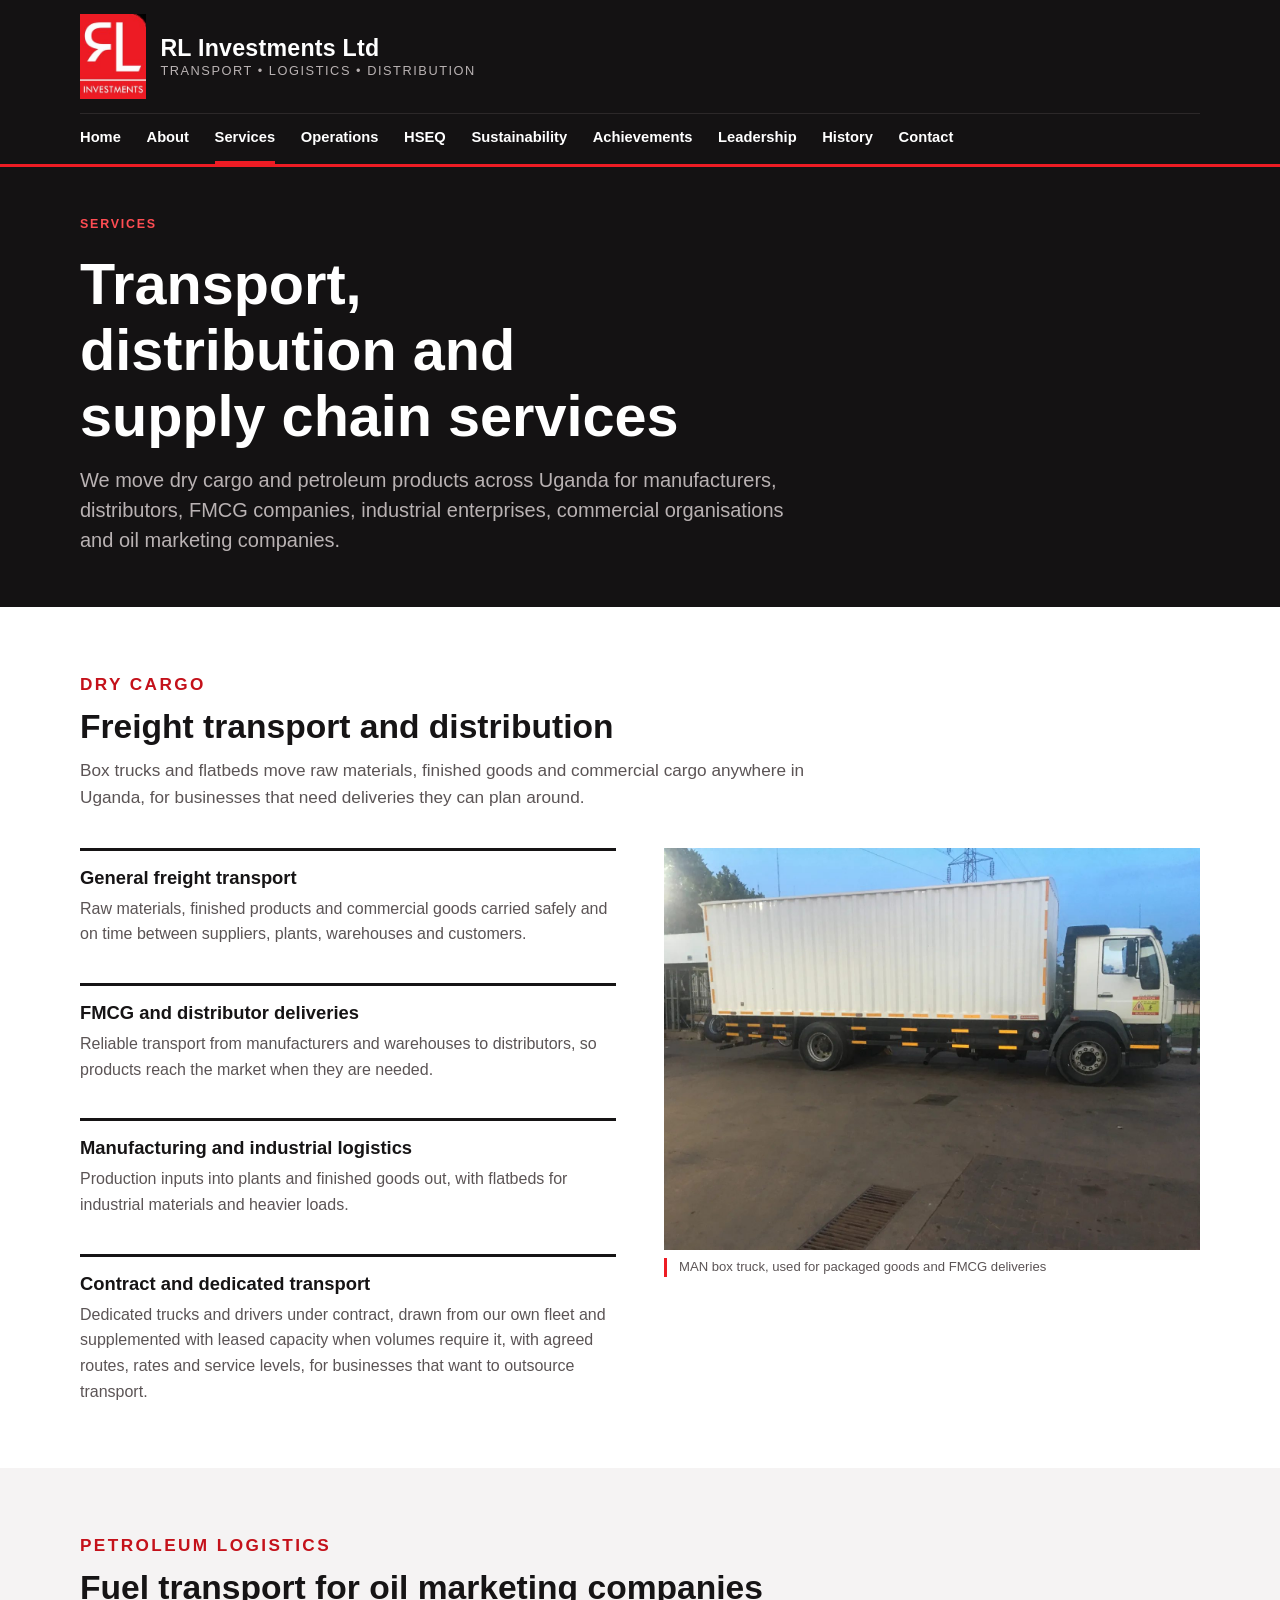
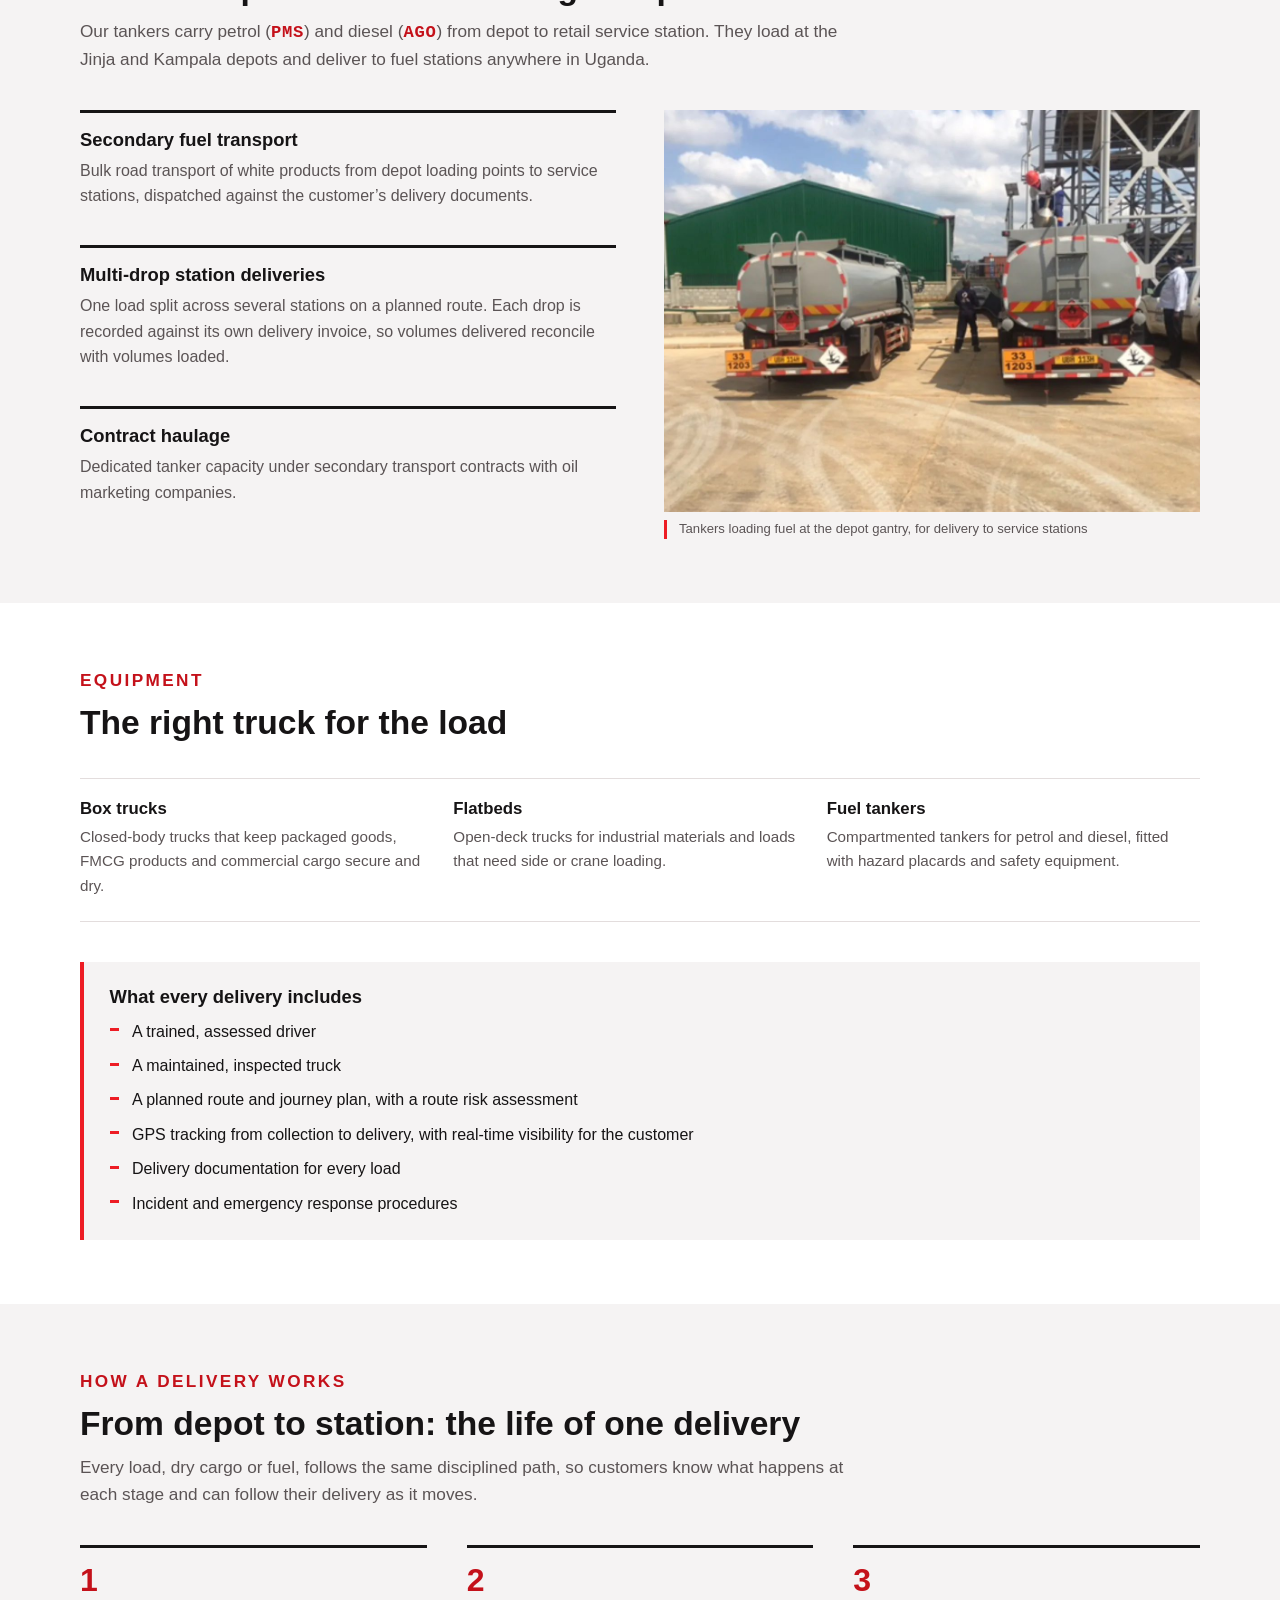
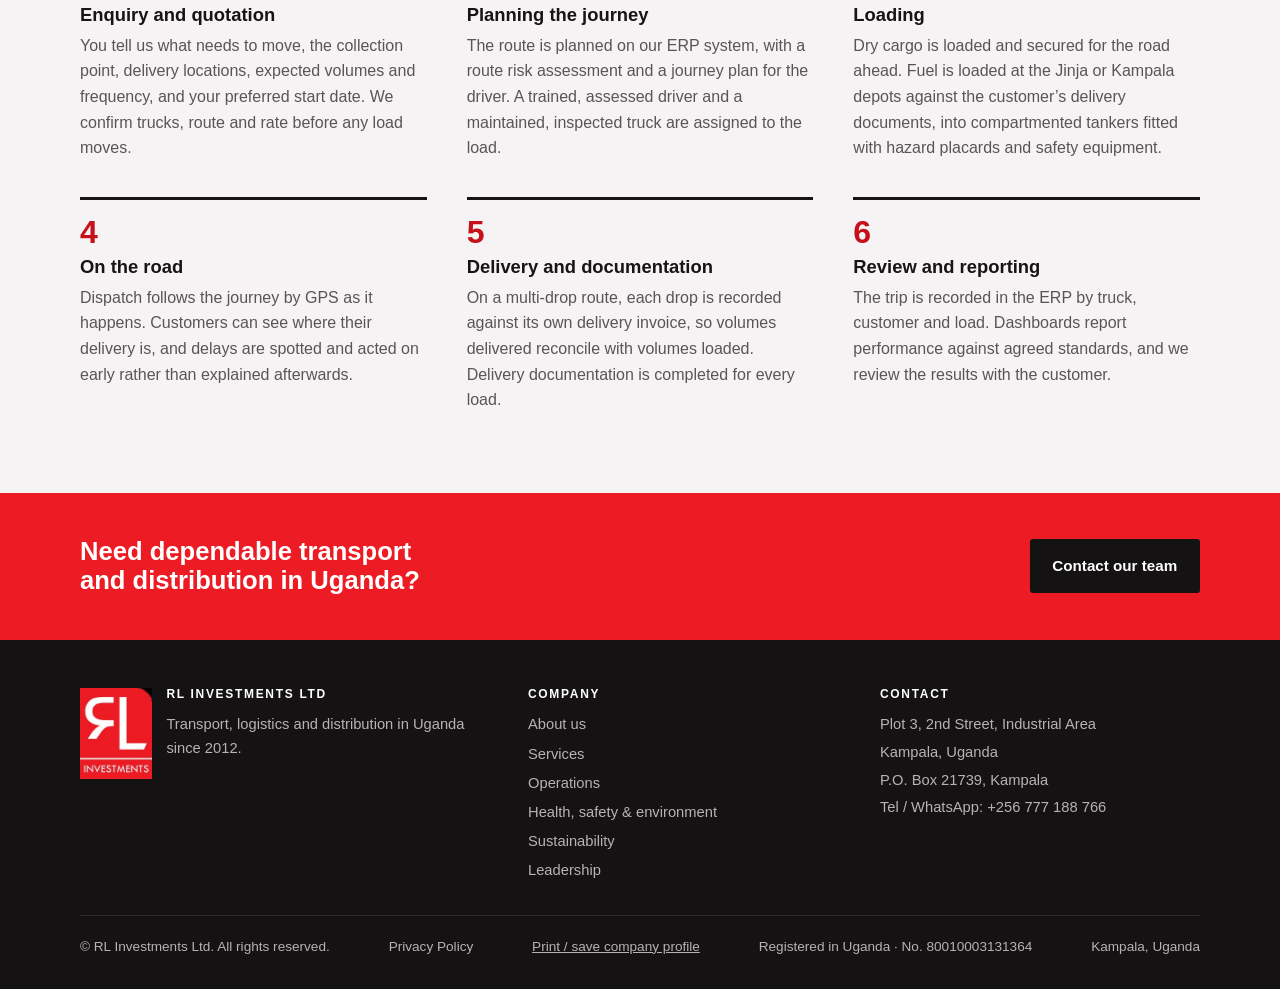
<file: services.html>
<!DOCTYPE html>

<html class="no-js" lang="en-UG">
<head>
<meta charset="utf-8"/>
<meta content="width=device-width, initial-scale=1, viewport-fit=cover" name="viewport"/>
<title>Freight, Distribution and Fuel Transport | RL Investments Ltd</title>


<meta content="#141213" name="theme-color"/>






<link href="[data-uri]" rel="icon" type="image/png"/>


<meta content="Freight transport, FMCG and distributor deliveries, contract transport and fuel transport for oil marketing companies across Uganda." name="description"/><link href="https://rlinvestments.ug/services.html" rel="canonical"/><link href="assets/favicon.svg" rel="icon" type="image/svg+xml"/><meta content="website" property="og:type"/><meta content="RL Investments Ltd" property="og:site_name"/><meta content="Freight, Distribution and Fuel Transport | RL Investments Ltd" property="og:title"/><meta content="Freight transport, FMCG and distributor deliveries, contract transport and fuel transport for oil marketing companies across Uganda." property="og:description"/><meta content="https://rlinvestments.ug/services.html" property="og:url"/><meta content="https://rlinvestments.ug/assets/images/og-image.jpg" property="og:image"/><meta content="en_UG" property="og:locale"/><meta content="summary_large_image" name="twitter:card"/><meta content="Freight, Distribution and Fuel Transport | RL Investments Ltd" name="twitter:title"/><meta content="Freight transport, FMCG and distributor deliveries, contract transport and fuel transport for oil marketing companies across Uganda." name="twitter:description"/><meta content="https://rlinvestments.ug/assets/images/og-image.jpg" name="twitter:image"/><link href="assets/styles.css" rel="stylesheet"/><script type="application/ld+json">{
  "@context": "https://schema.org",
  "@type": "LocalBusiness",
  "name": "RL Investments Ltd",
  "legalName": "RL Investments Limited",
  "identifier": {
    "@type": "PropertyValue",
    "name": "Uganda company registration number",
    "value": "80010003131364"
  },
  "description": "Privately owned Ugandan transport, logistics and distribution company moving dry cargo and petroleum products across Uganda since 2012.",
  "foundingDate": "2012",
  "founder": {
    "@type": "Person",
    "name": "Rodger Lutalo",
    "jobTitle": "Founder (Managing Director 2012–2024)"
  },
  "telephone": "+256 777 188 766",
  "address": {
    "@type": "PostalAddress",
    "streetAddress": "Plot 3, 2nd Street, Industrial Area",
    "postOfficeBoxNumber": "P.O. Box 21739",
    "addressLocality": "Kampala",
    "addressCountry": "UG"
  },
  "areaServed": "Uganda",
  "knowsAbout": [
    "Freight transport",
    "FMCG distribution",
    "Petroleum transport",
    "Contract haulage"
  ],
  "logo": "https://rlinvestments.ug/assets/images/photo-01.jpg",
  "image": "https://rlinvestments.ug/assets/images/og-image.jpg",
  "url": "https://rlinvestments.ug/services.html"
}</script></head>
<body>
<a class="skip-link" href="#main">Skip to content</a>
<header class="site-header">
<div class="wrap">
<a aria-label='RL Investments Ltd home' class='brand' href='/'>
<img alt="RL Investments logo" height="204" src="assets/images/photo-01.jpg" width="160"/>
<span class="brand-text">
<span class="brand-name">RL Investments Ltd</span>
<span class="brand-tag">Transport • Logistics • Distribution</span>
</span>
</a>
<button aria-controls="site-nav" aria-expanded="false" class="nav-toggle" type="button">Menu</button>
<nav aria-label="Main" class="site-nav" id="site-nav">
<ul>
<li><a href='/'>Home</a></li>
<li><a href='/about'>About</a></li>
<li><a aria-current='page' href='/services'>Services</a></li>
<li><a href='/operations'>Operations</a></li>
<li><a href='/hseq'>HSEQ</a></li>
<li><a href='/sustainability'>Sustainability</a></li>
<li><a href='/achievements'>Achievements</a></li>
<li><a href='/leadership'>Leadership</a></li>
<li><a href='/history'>History</a></li>
<li><a href='/contact'>Contact</a></li>
</ul>
</nav>
</div>
</header>
<main id="main">



<div class="page-view" data-description="Freight transport, FMCG and distributor deliveries, contract transport and fuel transport for oil marketing companies across Uganda." data-title="Freight, Distribution and Fuel Transport | RL Investments Ltd" id="services">
<section class="page-head">
<div class="wrap">
<p class="eyebrow">Services</p>
<h1>Transport, distribution and supply chain services</h1>
<p class="lead">We move dry cargo and petroleum products across Uganda for manufacturers, distributors, FMCG companies, industrial enterprises, commercial organisations and oil marketing companies.</p>
</div>
</section>
<section class="section" id="dry-cargo">
<div class="wrap">
<div class="section-head">
<p class="eyebrow">Dry cargo</p>
<h2>Freight transport and distribution</h2>
<p>Box trucks and flatbeds move raw materials, finished goods and commercial cargo anywhere in Uganda, for businesses that need deliveries they can plan around.</p>
</div>
<div class="split">
<div class="items" style="grid-template-columns:1fr">
<div class="item">
<h3>General freight transport</h3>
<p>Raw materials, finished products and commercial goods carried safely and on time between suppliers, plants, warehouses and customers.</p>
</div>
<div class="item">
<h3>FMCG and distributor deliveries</h3>
<p>Reliable transport from manufacturers and warehouses to distributors, so products reach the market when they are needed.</p>
</div>
<div class="item">
<h3>Manufacturing and industrial logistics</h3>
<p>Production inputs into plants and finished goods out, with flatbeds for industrial materials and heavier loads.</p>
</div>
<div class="item">
<h3>Contract and dedicated transport</h3>
<p>Dedicated trucks and drivers under contract, drawn from our own fleet and supplemented with leased capacity when volumes require it, with agreed routes, rates and service levels, for businesses that want to outsource transport.</p>
</div>
</div>
<figure class="photo">
<picture><img alt="Side view of an RL Investments MAN box truck in Uganda" decoding="async" height="1050" loading="lazy" src="assets/images/photo-03.jpg" width="1400"/></picture>
<figcaption>MAN box truck, used for packaged goods and FMCG deliveries</figcaption>
</figure>
</div>
</div>
</section>
<section class="section alt" id="petroleum">
<div class="wrap">
<div class="section-head">
<p class="eyebrow">Petroleum logistics</p>
<h2>Fuel transport for oil marketing companies</h2>
<p>Our tankers carry petrol (<span class="code-ink">PMS</span>) and diesel (<span class="code-ink">AGO</span>) from depot to retail service station. They load at the Jinja and Kampala depots and deliver to fuel stations anywhere in Uganda.</p>
</div>
<div class="split">
<div class="items" style="grid-template-columns:1fr">
<div class="item">
<h3>Secondary fuel transport</h3>
<p>Bulk road transport of white products from depot loading points to service stations, dispatched against the customer’s delivery documents.</p>
</div>
<div class="item">
<h3>Multi-drop station deliveries</h3>
<p>One load split across several stations on a planned route. Each drop is recorded against its own delivery invoice, so volumes delivered reconcile with volumes loaded.</p>
</div>
<div class="item">
<h3>Contract haulage</h3>
<p>Dedicated tanker capacity under secondary transport contracts with oil marketing companies.</p>
</div>
</div>
<figure class="photo">
<picture><img alt="Two RL Investments fuel tankers at a depot loading gantry in Uganda, with crew working on top of one tanker" decoding="async" height="888" loading="lazy" src="assets/images/photo-02.jpg" width="1242"/></picture>
<figcaption>Tankers loading fuel at the depot gantry, for delivery to service stations</figcaption>
</figure>
</div>
</div>
</section>
<section class="section" id="equipment">
<div class="wrap">
<div class="section-head">
<p class="eyebrow">Equipment</p>
<h2>The right truck for the load</h2>
</div>
<div class="values">
<div><h3>Box trucks</h3><p>Closed-body trucks that keep packaged goods, FMCG products and commercial cargo secure and dry.</p></div>
<div><h3>Flatbeds</h3><p>Open-deck trucks for industrial materials and loads that need side or crane loading.</p></div>
<div><h3>Fuel tankers</h3><p>Compartmented tankers for petrol and diesel, fitted with hazard placards and safety equipment.</p></div>
</div>
<div class="panel" style="margin-top:2.5rem">
<h3>What every delivery includes</h3>
<ul class="checklist">
<li>A trained, assessed driver</li>
<li>A maintained, inspected truck</li>
<li>A planned route and journey plan, with a route risk assessment</li>
<li>GPS tracking from collection to delivery, with real-time visibility for the customer</li>
<li>Delivery documentation for every load</li>
<li>Incident and emergency response procedures</li>
</ul>
</div>
</div>
</section>
<section class="section alt" id="journey">
<div class="wrap">
<div class="section-head">
<p class="eyebrow">How a delivery works</p>
<h2>From depot to station: the life of one delivery</h2>
<p>Every load, dry cargo or fuel, follows the same disciplined path, so customers know what happens at each stage and can follow their delivery as it moves.</p>
</div>
<ol class="steps">
<li>
<span class="step-num">1</span>
<h3>Enquiry and quotation</h3>
<p>You tell us what needs to move, the collection point, delivery locations, expected volumes and frequency, and your preferred start date. We confirm trucks, route and rate before any load moves.</p>
</li>
<li>
<span class="step-num">2</span>
<h3>Planning the journey</h3>
<p>The route is planned on our ERP system, with a route risk assessment and a journey plan for the driver. A trained, assessed driver and a maintained, inspected truck are assigned to the load.</p>
</li>
<li>
<span class="step-num">3</span>
<h3>Loading</h3>
<p>Dry cargo is loaded and secured for the road ahead. Fuel is loaded at the Jinja or Kampala depots against the customer’s delivery documents, into compartmented tankers fitted with hazard placards and safety equipment.</p>
</li>
<li>
<span class="step-num">4</span>
<h3>On the road</h3>
<p>Dispatch follows the journey by GPS as it happens. Customers can see where their delivery is, and delays are spotted and acted on early rather than explained afterwards.</p>
</li>
<li>
<span class="step-num">5</span>
<h3>Delivery and documentation</h3>
<p>On a multi-drop route, each drop is recorded against its own delivery invoice, so volumes delivered reconcile with volumes loaded. Delivery documentation is completed for every load.</p>
</li>
<li>
<span class="step-num">6</span>
<h3>Review and reporting</h3>
<p>The trip is recorded in the ERP by truck, customer and load. Dashboards report performance against agreed standards, and we review the results with the customer.</p>
</li>
</ol>
</div>
</section>
<section class="cta">
<div class="wrap">
<h2>Need dependable transport and distribution in Uganda?</h2>
<a class='btn' href='/contact'>Contact our team</a>
</div>
</section>
</div>







</main>
<footer class="site-footer">
<div class="wrap">
<div class="footer-grid">
<div class="footer-brand">
<img alt="" height="204" src="assets/images/photo-01.jpg" width="160"/>
<div>
<h2>RL Investments Ltd</h2>
<p>Transport, logistics and distribution in Uganda since 2012.</p>
</div>
</div>
<div>
<h2>Company</h2>
<ul>
<li><a href='/about'>About us</a></li>
<li><a href='/services'>Services</a></li>
<li><a href='/operations'>Operations</a></li>
<li><a href='/hseq'>Health, safety &amp; environment</a></li>
<li><a href='/sustainability'>Sustainability</a></li>
<li><a href='/leadership'>Leadership</a></li>
</ul>
</div>
<div>
<h2>Contact</h2>
<address>
<span>Plot 3, 2nd Street, Industrial Area</span>
<span>Kampala, Uganda</span>
<span>P.O. Box 21739, Kampala</span>
<span>Tel / WhatsApp: <a href="tel:+256777188766">+256 777 188 766</a></span>
</address>
</div>
</div>
<div class="footer-base">
<span>© RL Investments Ltd. All rights reserved.</span>
<span><a href="privacy.html">Privacy Policy</a></span>
<span><button onclick="location.href='profile.html'" style="background:none;border:none;color:inherit;font:inherit;cursor:pointer;text-decoration:underline;padding:0" type="button">Print / save company profile</button></span>
<span>Registered in Uganda · No. 80010003131364</span>
<span>Kampala, Uganda</span>
</div>
</div>
</footer>

<script defer="" src="assets/site.js"></script></body>
</html>
</file>
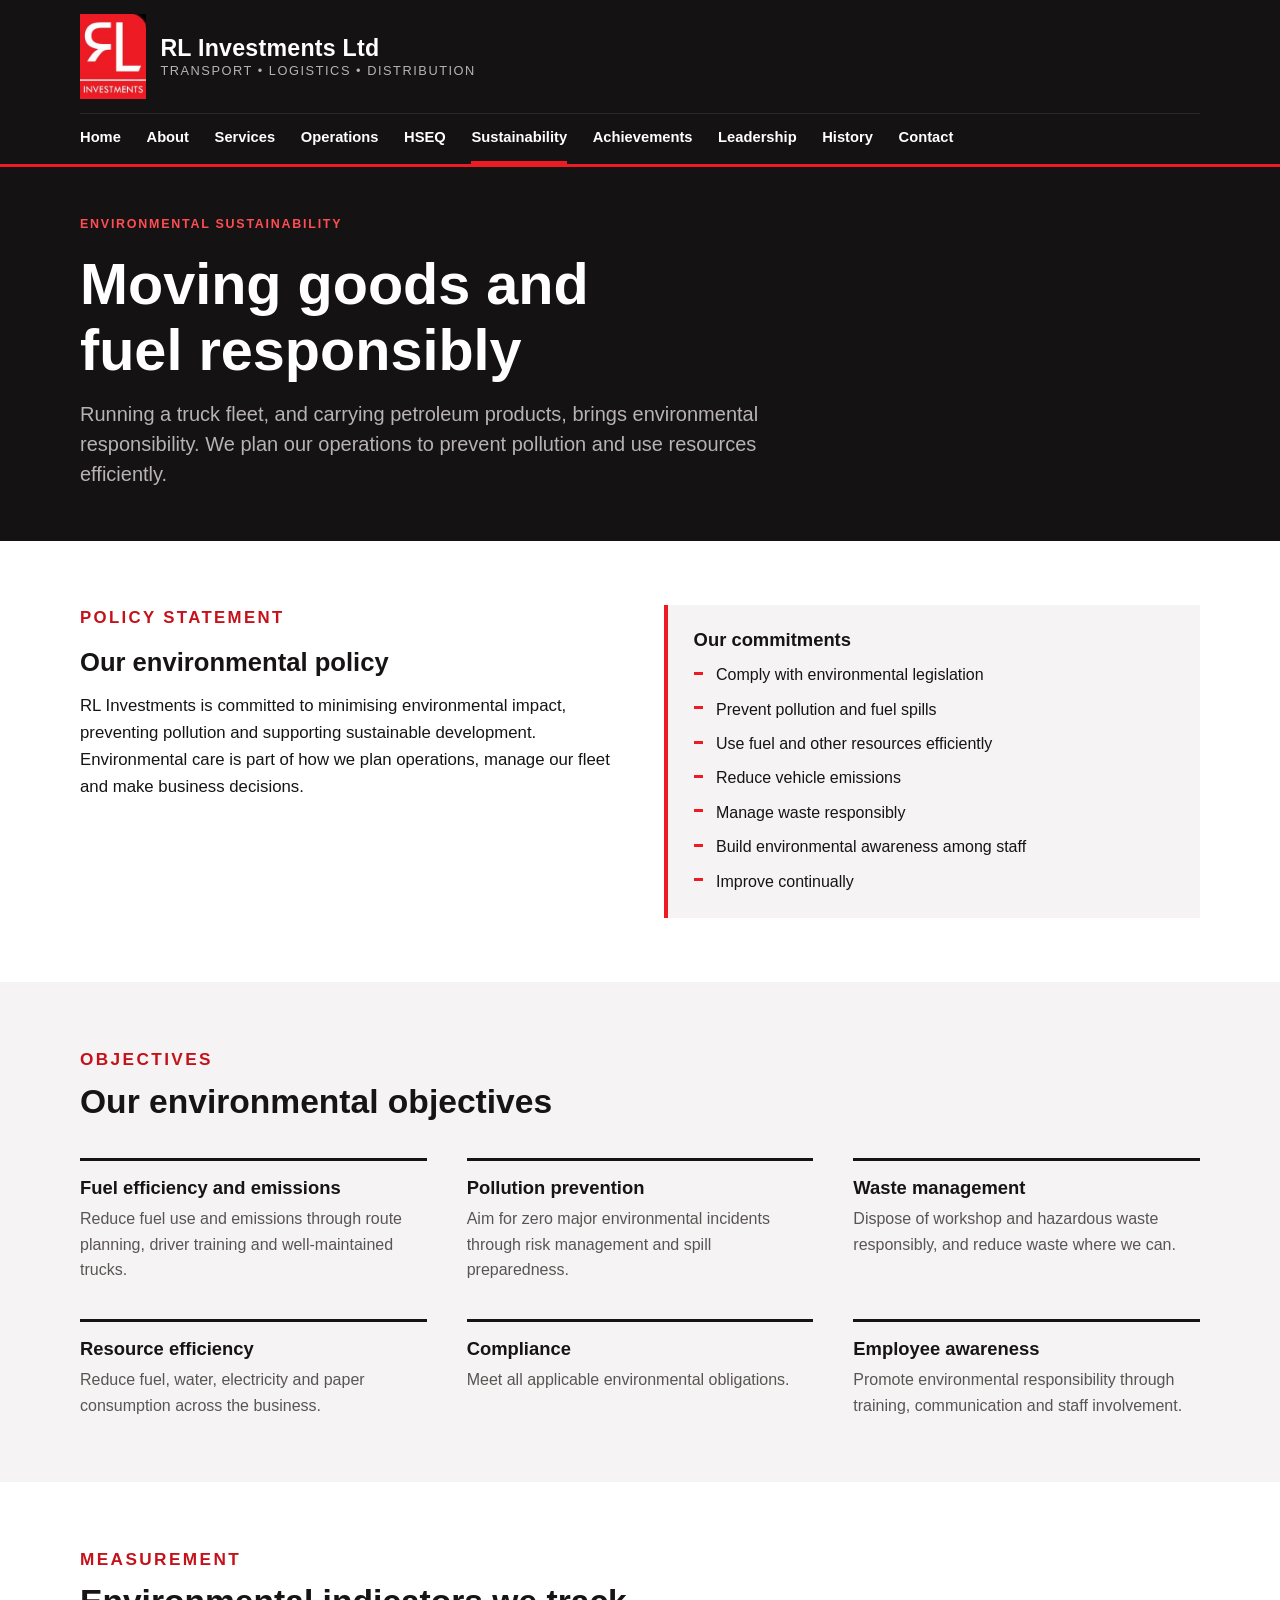
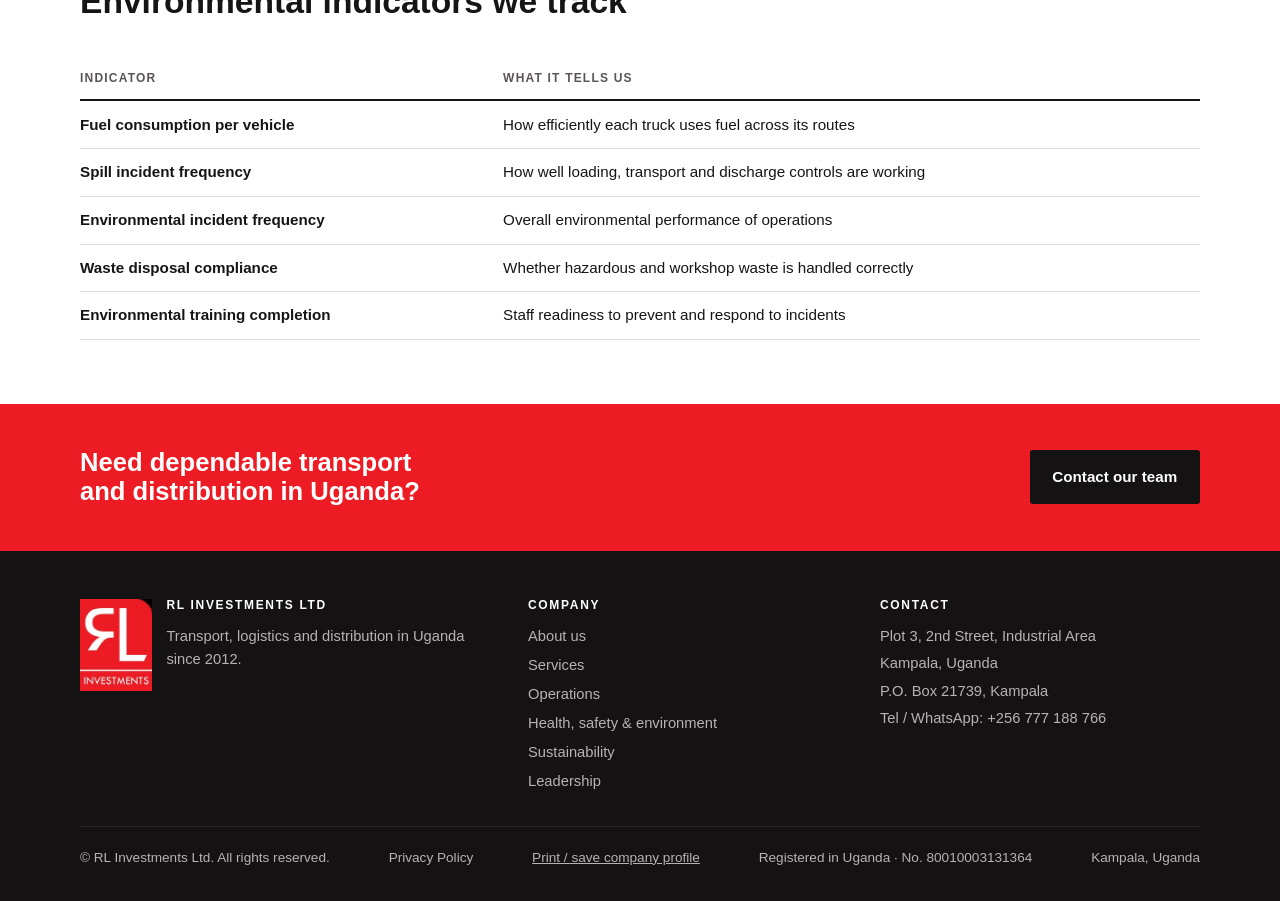
<file: sustainability.html>
<!DOCTYPE html>

<html class="no-js" lang="en-UG">
<head>
<meta charset="utf-8"/>
<meta content="width=device-width, initial-scale=1, viewport-fit=cover" name="viewport"/>
<title>Environmental Sustainability | RL Investments Ltd</title>


<meta content="#141213" name="theme-color"/>






<link href="[data-uri]" rel="icon" type="image/png"/>


<meta content="Environmental sustainability at RL Investments Ltd: fuel efficiency, pollution prevention, waste management and resource efficiency." name="description"/><link href="https://rlinvestments.ug/sustainability.html" rel="canonical"/><link href="assets/favicon.svg" rel="icon" type="image/svg+xml"/><meta content="website" property="og:type"/><meta content="RL Investments Ltd" property="og:site_name"/><meta content="Environmental Sustainability | RL Investments Ltd" property="og:title"/><meta content="Environmental sustainability at RL Investments Ltd: fuel efficiency, pollution prevention, waste management and resource efficiency." property="og:description"/><meta content="https://rlinvestments.ug/sustainability.html" property="og:url"/><meta content="https://rlinvestments.ug/assets/images/og-image.jpg" property="og:image"/><meta content="en_UG" property="og:locale"/><meta content="summary_large_image" name="twitter:card"/><meta content="Environmental Sustainability | RL Investments Ltd" name="twitter:title"/><meta content="Environmental sustainability at RL Investments Ltd: fuel efficiency, pollution prevention, waste management and resource efficiency." name="twitter:description"/><meta content="https://rlinvestments.ug/assets/images/og-image.jpg" name="twitter:image"/><link href="assets/styles.css" rel="stylesheet"/><script type="application/ld+json">{
  "@context": "https://schema.org",
  "@type": "LocalBusiness",
  "name": "RL Investments Ltd",
  "legalName": "RL Investments Limited",
  "identifier": {
    "@type": "PropertyValue",
    "name": "Uganda company registration number",
    "value": "80010003131364"
  },
  "description": "Privately owned Ugandan transport, logistics and distribution company moving dry cargo and petroleum products across Uganda since 2012.",
  "foundingDate": "2012",
  "founder": {
    "@type": "Person",
    "name": "Rodger Lutalo",
    "jobTitle": "Founder (Managing Director 2012–2024)"
  },
  "telephone": "+256 777 188 766",
  "address": {
    "@type": "PostalAddress",
    "streetAddress": "Plot 3, 2nd Street, Industrial Area",
    "postOfficeBoxNumber": "P.O. Box 21739",
    "addressLocality": "Kampala",
    "addressCountry": "UG"
  },
  "areaServed": "Uganda",
  "knowsAbout": [
    "Freight transport",
    "FMCG distribution",
    "Petroleum transport",
    "Contract haulage"
  ],
  "logo": "https://rlinvestments.ug/assets/images/photo-01.jpg",
  "image": "https://rlinvestments.ug/assets/images/og-image.jpg",
  "url": "https://rlinvestments.ug/sustainability.html"
}</script></head>
<body>
<a class="skip-link" href="#main">Skip to content</a>
<header class="site-header">
<div class="wrap">
<a aria-label='RL Investments Ltd home' class='brand' href='/'>
<img alt="RL Investments logo" height="204" src="assets/images/photo-01.jpg" width="160"/>
<span class="brand-text">
<span class="brand-name">RL Investments Ltd</span>
<span class="brand-tag">Transport • Logistics • Distribution</span>
</span>
</a>
<button aria-controls="site-nav" aria-expanded="false" class="nav-toggle" type="button">Menu</button>
<nav aria-label="Main" class="site-nav" id="site-nav">
<ul>
<li><a href='/'>Home</a></li>
<li><a href='/about'>About</a></li>
<li><a href='/services'>Services</a></li>
<li><a href='/operations'>Operations</a></li>
<li><a href='/hseq'>HSEQ</a></li>
<li><a aria-current='page' href='/sustainability'>Sustainability</a></li>
<li><a href='/achievements'>Achievements</a></li>
<li><a href='/leadership'>Leadership</a></li>
<li><a href='/history'>History</a></li>
<li><a href='/contact'>Contact</a></li>
</ul>
</nav>
</div>
</header>
<main id="main">






<div class="page-view" data-description="Environmental sustainability at RL Investments Ltd: fuel efficiency, pollution prevention, waste management and resource efficiency." data-title="Environmental Sustainability | RL Investments Ltd" id="sustainability">
<section class="page-head">
<div class="wrap">
<p class="eyebrow">Environmental sustainability</p>
<h1>Moving goods and fuel responsibly</h1>
<p class="lead">Running a truck fleet, and carrying petroleum products, brings environmental responsibility. We plan our operations to prevent pollution and use resources efficiently.</p>
</div>
</section>
<section class="section">
<div class="wrap split">
<div class="prose">
<p class="eyebrow">Policy statement</p>
<h2 style="margin-top:0">Our environmental policy</h2>
<p>RL Investments is committed to minimising environmental impact, preventing pollution and supporting sustainable development. Environmental care is part of how we plan operations, manage our fleet and make business decisions.</p>
</div>
<div class="panel">
<h3>Our commitments</h3>
<ul class="checklist">
<li>Comply with environmental legislation</li>
<li>Prevent pollution and fuel spills</li>
<li>Use fuel and other resources efficiently</li>
<li>Reduce vehicle emissions</li>
<li>Manage waste responsibly</li>
<li>Build environmental awareness among staff</li>
<li>Improve continually</li>
</ul>
</div>
</div>
</section>
<section class="section alt">
<div class="wrap">
<div class="section-head">
<p class="eyebrow">Objectives</p>
<h2>Our environmental objectives</h2>
</div>
<div class="items">
<div class="item"><h3>Fuel efficiency and emissions</h3><p>Reduce fuel use and emissions through route planning, driver training and well-maintained trucks.</p></div>
<div class="item"><h3>Pollution prevention</h3><p>Aim for zero major environmental incidents through risk management and spill preparedness.</p></div>
<div class="item"><h3>Waste management</h3><p>Dispose of workshop and hazardous waste responsibly, and reduce waste where we can.</p></div>
<div class="item"><h3>Resource efficiency</h3><p>Reduce fuel, water, electricity and paper consumption across the business.</p></div>
<div class="item"><h3>Compliance</h3><p>Meet all applicable environmental obligations.</p></div>
<div class="item"><h3>Employee awareness</h3><p>Promote environmental responsibility through training, communication and staff involvement.</p></div>
</div>
</div>
</section>
<section class="section">
<div class="wrap">
<div class="section-head">
<p class="eyebrow">Measurement</p>
<h2>Environmental indicators we track</h2>
</div>
<div class="table-wrap">
<table class="measures">
<thead><tr><th scope="col">Indicator</th><th scope="col">What it tells us</th></tr></thead>
<tbody>
<tr><td>Fuel consumption per vehicle</td><td>How efficiently each truck uses fuel across its routes</td></tr>
<tr><td>Spill incident frequency</td><td>How well loading, transport and discharge controls are working</td></tr>
<tr><td>Environmental incident frequency</td><td>Overall environmental performance of operations</td></tr>
<tr><td>Waste disposal compliance</td><td>Whether hazardous and workshop waste is handled correctly</td></tr>
<tr><td>Environmental training completion</td><td>Staff readiness to prevent and respond to incidents</td></tr>
</tbody>
</table>
</div>
</div>
</section>
<section class="cta">
<div class="wrap">
<h2>Need dependable transport and distribution in Uganda?</h2>
<a class='btn' href='/contact'>Contact our team</a>
</div>
</section>
</div>




</main>
<footer class="site-footer">
<div class="wrap">
<div class="footer-grid">
<div class="footer-brand">
<img alt="" height="204" src="assets/images/photo-01.jpg" width="160"/>
<div>
<h2>RL Investments Ltd</h2>
<p>Transport, logistics and distribution in Uganda since 2012.</p>
</div>
</div>
<div>
<h2>Company</h2>
<ul>
<li><a href='/about'>About us</a></li>
<li><a href='/services'>Services</a></li>
<li><a href='/operations'>Operations</a></li>
<li><a href='/hseq'>Health, safety &amp; environment</a></li>
<li><a href='/sustainability'>Sustainability</a></li>
<li><a href='/leadership'>Leadership</a></li>
</ul>
</div>
<div>
<h2>Contact</h2>
<address>
<span>Plot 3, 2nd Street, Industrial Area</span>
<span>Kampala, Uganda</span>
<span>P.O. Box 21739, Kampala</span>
<span>Tel / WhatsApp: <a href="tel:+256777188766">+256 777 188 766</a></span>
</address>
</div>
</div>
<div class="footer-base">
<span>© RL Investments Ltd. All rights reserved.</span>
<span><a href="privacy.html">Privacy Policy</a></span>
<span><button onclick="location.href='profile.html'" style="background:none;border:none;color:inherit;font:inherit;cursor:pointer;text-decoration:underline;padding:0" type="button">Print / save company profile</button></span>
<span>Registered in Uganda · No. 80010003131364</span>
<span>Kampala, Uganda</span>
</div>
</div>
</footer>

<script defer="" src="assets/site.js"></script></body>
</html>
</file>
<file: assets/styles.css>
/* RL Investments Ltd — site stylesheet
   Layout: black brand band (header + page heading) over a white working page;
   content in a 72rem column, two-column splits that stack below 760px.
   Brand: black + red (R237 G28 B36), Arial family per the Visual Identity Manual. */

:root {
  --band: #141213;          /* brand black band */
  --on-band: #ffffff;
  --on-band-muted: #b9b2b3;
  --paper: #ffffff;
  --mist: #f5f3f3;          /* neutral with a faint red bias */
  --ink: #161415;
  --muted: #5b5455;
  --line: #e3dddd;
  --red: #ed1c24;           /* brand red: fills, rules, marks */
  --red-text: #c4111a;      /* brand red darkened for text on white (AA) */
  --focus: #ed1c24;

  --font: Arial, "Helvetica Neue", Helvetica, "Liberation Sans", sans-serif;
  --step--1: 0.875rem;
  --step-0: 1rem;
  --step-1: 1.25rem;
  --step-2: 1.6rem;
  --step-3: 2.1rem;
  --step-4: clamp(2.2rem, 1.4rem + 3.2vw, 3.6rem);

  --col: 72rem;
  --gutter-l: max(16px, env(safe-area-inset-left, 0px));
  --gutter-r: max(16px, env(safe-area-inset-right, 0px));
  color-scheme: light;
}

@media (prefers-color-scheme: dark) {
  :root:not([data-theme="light"]) {
    --band: #0c0b0b;
    --on-band: #ffffff;
    --on-band-muted: #b9b2b3;
    --paper: #151314;
    --mist: #1d1a1b;
    --ink: #f1eded;
    --muted: #aaa1a2;
    --line: #322d2e;
    --red: #ed1c24;
    --red-text: #ff6268;
    --focus: #ff6268;
    color-scheme: dark;
  }
}
:root[data-theme="dark"] {
  --band: #0c0b0b;
  --on-band: #ffffff;
  --on-band-muted: #b9b2b3;
  --paper: #151314;
  --mist: #1d1a1b;
  --ink: #f1eded;
  --muted: #aaa1a2;
  --line: #322d2e;
  --red: #ed1c24;
  --red-text: #ff6268;
  --focus: #ff6268;
  color-scheme: dark;
}

*, *::before, *::after { box-sizing: border-box; }
html { -webkit-text-size-adjust: 100%; scroll-behavior: smooth; }
@media (prefers-reduced-motion: reduce) { html { scroll-behavior: auto; } * { transition: none !important; } }

body {
  margin: 0;
  background: var(--paper);
  color: var(--ink);
  font-family: var(--font);
  font-size: var(--step-0);
  line-height: 1.6;
}
body::before {
  content: ""; position: fixed; inset: 0 0 auto;
  height: env(safe-area-inset-top, 0px); z-index: 60; background: var(--band);
}
img, svg { max-width: 100%; height: auto; }
a { color: var(--red-text); text-underline-offset: 0.18em; }
a:hover { text-decoration-thickness: 2px; }
:focus-visible { outline: 3px solid var(--focus); outline-offset: 3px; }
h1, h2, h3 { line-height: 1.15; text-wrap: balance; margin: 0; font-weight: 700; }
p { margin: 0; }
ul { margin: 0; }

.skip-link {
  position: absolute; left: 1rem; top: -4rem; z-index: 100;
  background: var(--red); color: #fff; padding: 0.6rem 1rem; font-weight: 700;
}
.skip-link:focus { top: 1rem; }

.wrap {
  max-width: var(--col);
  margin-inline: auto;
  padding-left: var(--gutter-l);
  padding-right: var(--gutter-r);
}

/* ---------- Header ---------- */
.site-header {
  position: sticky; top: env(safe-area-inset-top, 0px); z-index: 50;
  background: var(--band); color: var(--on-band);
  border-bottom: 3px solid var(--red);
}
.site-header .wrap {
  display: flex; align-items: center; justify-content: space-between; gap: 1rem;
  padding-block: 0.6rem;
}
.brand { display: flex; align-items: center; gap: 0.9rem; color: var(--on-band); text-decoration: none; }
.brand img { width: 66px; height: auto; display: block; }
.brand-text { display: flex; flex-direction: column; line-height: 1.2; }
.brand-name { font-weight: 700; font-size: 1.45rem; letter-spacing: 0.01em; }
.brand-tag { white-space: nowrap; font-size: 0.8rem; text-transform: uppercase; letter-spacing: 0.12em; color: var(--on-band-muted); }

.nav-toggle {
  display: none; background: transparent; color: var(--on-band);
  border: 1px solid #4a4445; border-radius: 4px; padding: 0.5rem 0.75rem;
  font: inherit; font-size: var(--step--1); font-weight: 700; cursor: pointer;
}
.site-nav ul { list-style: none; padding: 0; display: flex; flex-wrap: wrap; gap: 0.15rem 0.95rem; justify-content: flex-end; }
.site-nav a {
  color: var(--on-band); text-decoration: none; font-size: 0.86rem; font-weight: 700;
  display: inline-block; padding: 0.35rem 0; border-bottom: 2px solid transparent;
}
.site-nav a:hover { border-bottom-color: var(--on-band-muted); }
.site-nav a[aria-current="page"] { border-bottom-color: var(--red); }

@media (max-width: 1240px) {
  .nav-toggle { display: inline-block; }
  .site-nav { display: none; position: absolute; left: 0; right: 0; top: 100%; background: var(--band); border-bottom: 3px solid var(--red); }
  .site-nav.is-open { display: block; }
  .site-nav ul { flex-direction: column; gap: 0; padding: 0.5rem var(--gutter-r) 1rem var(--gutter-l); }
  .site-nav a { display: block; padding: 0.7rem 0; border-bottom: 1px solid #2a2627; }
  .site-nav a[aria-current="page"] { color: #fff; border-bottom-color: #2a2627; box-shadow: inset 4px 0 0 var(--red); padding-left: 0.8rem; }
  .no-js .site-nav { display: block; position: static; border: 0; }
}

/* ---------- Page heading band ---------- */
.page-head { background: var(--band); color: var(--on-band); }
.page-head .wrap { padding-block: 3rem 3.25rem; display: grid; gap: 1rem; }
.eyebrow {
  font-size: 0.78rem; font-weight: 700; text-transform: uppercase; letter-spacing: 0.14em;
  color: var(--red-text);
}
.section-head .eyebrow { color: var(--red-text); }
.page-head .eyebrow { color: #ff4d53; }
.page-head h1 { font-size: var(--step-4); max-width: 20ch; }
.page-head .lead { color: var(--on-band-muted); font-size: var(--step-1); max-width: 46rem; line-height: 1.5; }

/* Home hero */
.hero > .wrap {
  padding-block: 3.5rem 3rem;
  display: grid; grid-template-columns: minmax(0, 1fr) minmax(0, 1.05fr); gap: 3rem; align-items: center;
}
.hero h1 { font-size: var(--step-4); max-width: 16ch; }
.hero h1 em { font-style: normal; color: #ff4d53; }
.hero-copy { display: grid; gap: 1.25rem; min-width: 0; }
.hero-actions { display: flex; flex-wrap: wrap; gap: 0.75rem; margin-top: 0.5rem; }

.btn {
  display: inline-block; padding: 0.8rem 1.3rem; border-radius: 3px;
  font-weight: 700; text-decoration: none; font-size: 0.95rem; border: 2px solid transparent;
}
.btn-primary { background: var(--red); color: #fff; }
.btn-primary:hover { background: #c4111a; }
.btn-ghost { color: var(--on-band); border-color: #5a5354; }
.btn-ghost:hover { border-color: var(--on-band); }
.btn-dark { background: var(--ink); color: var(--paper); }

.code { font-family: "Courier New", Courier, monospace; font-weight: 700; color: #ff4d53; letter-spacing: 0.04em; }

@media (max-width: 860px) {
  .hero > .wrap { grid-template-columns: 1fr; gap: 2rem; padding-block: 2.5rem 2.5rem; }
}

/* ---------- Sections ---------- */
.section { padding-block: 4rem; }
.section + .section { border-top: 1px solid var(--line); }
.section.alt { background: var(--mist); border-top: 0; }
.section.alt + .section { border-top: 0; }
.section-head { display: grid; gap: 0.6rem; margin-bottom: 2.25rem; max-width: 48rem; }
.section-head h2 { font-size: var(--step-3); }
.section-head p { color: var(--muted); font-size: 1.075rem; }

.prose { display: grid; gap: 1rem; max-width: 42rem; }
.prose p { font-size: 1.05rem; }
.prose h2 { font-size: var(--step-2); margin-top: 1rem; }
.prose h3 { font-size: var(--step-1); margin-top: 0.5rem; }

.split { display: grid; grid-template-columns: minmax(0, 1fr) minmax(0, 1fr); gap: 3rem; align-items: start; }
.split > * { min-width: 0; }
@media (max-width: 760px) { .split { grid-template-columns: 1fr; gap: 2rem; } }

/* Item grids: content-sized blocks separated by rules rather than boxed cards */
.items { display: grid; grid-template-columns: repeat(auto-fit, minmax(min(100%, 19rem), 1fr)); gap: 2.25rem 2.5rem; }
.items.two { grid-template-columns: repeat(auto-fit, minmax(min(100%, 24rem), 1fr)); }
.item { display: grid; gap: 0.5rem; align-content: start; padding-top: 1rem; border-top: 3px solid var(--ink); min-width: 0; }
.item h3 { font-size: 1.15rem; }
.item p { color: var(--muted); }
.item .tag { font-size: 0.75rem; font-weight: 700; text-transform: uppercase; letter-spacing: 0.12em; color: var(--red-text); }

.checklist { list-style: none; padding: 0; display: grid; gap: 0.55rem; }
.checklist li { position: relative; padding-left: 1.4rem; }
.checklist li::before { content: ""; position: absolute; left: 0; top: 0.6em; width: 0.6rem; height: 3px; background: var(--red); }
.cols-2 { columns: 2 16rem; column-gap: 2.5rem; }
.cols-2 li { break-inside: avoid; margin-bottom: 0.55rem; }

/* Panel: used once per page for the item that needs setting apart */
.panel { background: var(--mist); border-left: 4px solid var(--red); padding: 1.5rem 1.6rem; display: grid; gap: 0.75rem; }
.section.alt .panel { background: var(--paper); }
.panel h2, .panel h3 { font-size: 1.15rem; }

/* Values list */
.values { display: grid; grid-template-columns: repeat(auto-fit, minmax(min(100%, 15rem), 1fr)); gap: 0; border-top: 1px solid var(--line); }
.values > div { padding: 1.25rem 1.25rem 1.4rem 0; border-bottom: 1px solid var(--line); display: grid; gap: 0.4rem; align-content: start; }
.values h3 { font-size: 1.05rem; }
.values p { color: var(--muted); font-size: 0.95rem; }

/* PEAR */
.pear { display: grid; grid-template-columns: repeat(4, minmax(0, 1fr)); gap: 0; border: 1px solid var(--line); }
.pear > div { padding: 1.25rem; border-right: 1px solid var(--line); display: grid; gap: 0.25rem; }
.pear > div:last-child { border-right: 0; }
.pear b { font-size: 2.4rem; line-height: 1; color: var(--red-text); }
.pear span { font-weight: 700; }
@media (max-width: 640px) {
  .pear { grid-template-columns: repeat(2, minmax(0, 1fr)); }
  .pear > div:nth-child(2) { border-right: 0; }
  .pear > div:nth-child(-n+2) { border-bottom: 1px solid var(--line); }
}

/* Measures table */
.table-wrap { overflow-x: auto; }
table.measures { width: 100%; border-collapse: collapse; font-size: 0.95rem; }
.measures th, .measures td { text-align: left; padding: 0.7rem 0.9rem 0.7rem 0; border-bottom: 1px solid var(--line); vertical-align: top; }
.measures th { font-size: 0.75rem; text-transform: uppercase; letter-spacing: 0.1em; color: var(--muted); border-bottom: 2px solid var(--ink); }
.measures td:first-child { font-weight: 700; white-space: nowrap; }

/* Timeline */
.timeline { list-style: none; padding: 0; display: grid; gap: 0; border-left: 3px solid var(--ink); margin-left: 0.4rem; }
.timeline li { position: relative; padding: 0 0 2.25rem 1.75rem; display: grid; gap: 0.4rem; }
.timeline li:last-child { padding-bottom: 0; }
.timeline li::before { content: ""; position: absolute; left: -0.6rem; top: 0.3rem; width: 0.9rem; height: 0.9rem; background: var(--red); border: 3px solid var(--paper); box-sizing: content-box; }
.timeline .when { font-size: 0.8rem; font-weight: 700; text-transform: uppercase; letter-spacing: 0.12em; color: var(--red-text); }
.timeline h3 { font-size: 1.25rem; }
.timeline p { color: var(--muted); max-width: 40rem; }

/* Award */
.award { display: grid; grid-template-columns: auto minmax(0, 1fr); gap: 1.75rem; align-items: start; }
.award-mark { width: 5.5rem; height: 5.5rem; color: var(--red); }
.award h2, .award h3 { font-size: var(--step-2); }
.award .by { font-weight: 700; color: var(--muted); text-transform: uppercase; letter-spacing: 0.1em; font-size: 0.8rem; }
@media (max-width: 520px) { .award { grid-template-columns: 1fr; } }

/* Person */
.person { display: grid; grid-template-columns: auto minmax(0, 1fr); gap: 1.75rem; align-items: start; }
.monogram {
  width: 6.5rem; height: 6.5rem; display: grid; place-items: center;
  background: var(--band); color: #fff; font-weight: 700; font-size: 2rem; letter-spacing: 0.04em;
  border-bottom: 4px solid var(--red);
}
.person h2, .person h3 { font-size: var(--step-2); }
.person .role { color: var(--red-text); font-weight: 700; text-transform: uppercase; letter-spacing: 0.1em; font-size: 0.8rem; }
@media (max-width: 520px) { .person { grid-template-columns: 1fr; } }

/* Contact */
.contact-list { display: grid; gap: 1.5rem; margin: 0; }
.contact-list div { display: grid; gap: 0.2rem; }
.contact-list dt { font-size: 0.75rem; font-weight: 700; text-transform: uppercase; letter-spacing: 0.12em; color: var(--muted); }
.contact-list dd { margin: 0; font-size: 1.2rem; font-weight: 700; }
.contact-list dd a { color: var(--ink); }

/* CTA band */
.cta { background: var(--red); color: #fff; }
.cta .wrap { padding-block: 2.75rem; display: flex; flex-wrap: wrap; align-items: center; justify-content: space-between; gap: 1.25rem; }
.cta h2 { font-size: var(--step-2); max-width: 30ch; }
.cta .btn { background: #141213; color: #fff; }
.cta .btn:hover { background: #000; }

/* ---------- Footer ---------- */
.site-footer { background: var(--band); color: var(--on-band-muted); font-size: 0.92rem; }
.site-footer .wrap { padding-block: 3rem 2rem; display: grid; gap: 2rem; }
.footer-grid { display: grid; grid-template-columns: minmax(0, 1.3fr) minmax(0, 1fr) minmax(0, 1fr); gap: 2rem; }
@media (max-width: 760px) { .footer-grid { grid-template-columns: 1fr; } }
.site-footer h2 { font-size: 0.75rem; text-transform: uppercase; letter-spacing: 0.14em; color: var(--on-band); margin-bottom: 0.75rem; }
.site-footer ul { list-style: none; padding: 0; display: grid; gap: 0.35rem; }
.site-footer a { color: var(--on-band-muted); text-decoration: none; }
.site-footer a:hover { color: var(--on-band); text-decoration: underline; }
.site-footer address { font-style: normal; display: grid; gap: 0.25rem; }
.footer-brand { display: flex; gap: 0.9rem; align-items: flex-start; }
.footer-brand img { width: 72px; }
.footer-base { border-top: 1px solid #2c2829; padding-top: 1.25rem; display: flex; flex-wrap: wrap; justify-content: space-between; gap: 0.5rem; font-size: 0.85rem; }

/* Eyebrow used as a section heading (mission / vision) */
.prose h2.eyebrow { font-size: 0.78rem; margin-top: 0; line-height: 1.4; }
.award .prose h2, .person .prose h2 { margin-top: 0; }

@media (max-width: 640px) {
  .brand img { width: 52px; }
  .brand-name { font-size: 1.2rem; }
  .brand-tag { font-size: 0.68rem; letter-spacing: 0.08em; }
}
@media (max-width: 420px) { .brand-tag { display: none; } }


/* ---------- Photography ---------- */
.visually-hidden { position: absolute !important; width: 1px; height: 1px; overflow: hidden; clip: rect(0 0 0 0); white-space: nowrap; }
.photo { margin: 0; display: grid; gap: 0.55rem; min-width: 0; align-content: start; }
.photo picture { display: block; overflow: hidden; background: var(--mist); }
.photo img { display: block; width: 100%; height: 100%; object-fit: cover; }
.photo figcaption { font-size: 0.82rem; color: var(--muted); padding-left: 0.75rem; border-left: 3px solid var(--red); line-height: 1.4; }
.photo-stack { display: grid; gap: 1.5rem; min-width: 0; align-content: start; }
/* Award section (Achievements): grey card, text on top, even photo row */
.award-card { background: var(--mist); padding: 2.5rem; display: grid; gap: 2rem; }
.award-card .prose p { max-width: 640px; }
.award-photos { display: grid; grid-template-columns: 3fr 2fr; gap: 24px; }
.award-photos .photo picture { height: 420px; border-radius: 8px; box-shadow: 0 2px 12px rgba(0,0,0,0.08); }
.award-photos .photo.ceremony img { object-position: center 40%; }
.award-photos .photo.plaque picture { background: var(--mist); }
.award-photos .photo.plaque img { object-fit: contain; object-position: center; }
.award-photos .photo img { cursor: zoom-in; }
@media (min-width: 640px) and (max-width: 1023px) {
  .award-photos .photo picture { height: 340px; }
}
@media (max-width: 639px) {
  .award-card { padding: 1.25rem; }
  .award-photos { grid-template-columns: 1fr; gap: 1.25rem; }
  .award-photos .photo.ceremony picture { height: auto; aspect-ratio: 4 / 3; }
  .award-photos .photo.plaque { width: min(100%, 338px); justify-self: center; }
  .award-photos .photo.plaque picture { height: auto; }
  .award-photos .photo.plaque img { height: auto; }
}

/* Lightbox for the award photos */
.lightbox { position: fixed; inset: 0; z-index: 80; background: rgba(12,10,11,0.88); display: grid; place-items: center; padding: 1.5rem; }
.lightbox[hidden] { display: none; }
.lightbox img { max-width: min(92vw, 880px); max-height: 88vh; object-fit: contain; border-radius: 8px; background: var(--paper); }
.lightbox-close { position: absolute; top: 0.75rem; right: 1rem; background: none; border: 0; color: #fff; font-size: 2.25rem; line-height: 1; cursor: pointer; padding: 0.5rem; }

.photo-stack .photo.plaque { width: 58%; justify-self: center; }

/* Hero photo sits on the black band */
.hero-photo picture { aspect-ratio: 4 / 3; border-bottom: 4px solid var(--red); }
.hero-photo figcaption { color: var(--on-band-muted); }

/* At-a-glance strip under the hero */
.glance { border-top: 1px solid #2c2829; }
.glance dl { margin: 0; display: grid; grid-template-columns: repeat(3, minmax(0, 1fr)); column-gap: 1.5rem; }
@media (max-width: 760px) { .glance dl { grid-template-columns: repeat(2, minmax(0, 1fr)); } }
@media (max-width: 420px) { .glance dl { grid-template-columns: 1fr; } }
.glance .wrap { padding-block: 0; }
.glance dl > div { padding: 1rem 0 1.1rem; border-bottom: 1px solid #2c2829; display: grid; gap: 0.2rem; }
.glance dt { font-size: 0.72rem; text-transform: uppercase; letter-spacing: 0.12em; color: var(--on-band-muted); }
.glance dd { margin: 0; font-weight: 700; color: var(--on-band); }

/* Homepage fleet pair: two landscape photos cropped to one shared height */
.mosaic { display: grid; grid-template-columns: minmax(0, 1.2fr) minmax(0, 1fr); gap: 1.25rem; }
.mosaic .photo picture { height: clamp(15rem, 30vw, 24rem); }
@media (max-width: 640px) {
  .mosaic { grid-template-columns: 1fr; }
  .mosaic .photo picture { height: auto; aspect-ratio: 4 / 3; }
}

/* Split-column photos on About / Services */
.split > .photo picture { aspect-ratio: 4 / 3; }

/* Fleet gallery: wide lead photo over a row of three */
.gallery { display: grid; grid-template-columns: repeat(3, minmax(0, 1fr)); gap: 1.5rem 1.25rem; }
.gallery .photo picture { aspect-ratio: 4 / 3; }
.gallery .g-wide { grid-column: 1 / -1; }
.gallery .g-wide picture { aspect-ratio: 16 / 8; }
.gallery .g-wide img { object-position: 50% 62%; }
@media (max-width: 760px) {
  .gallery { grid-template-columns: 1fr; }
  .gallery .g-wide picture { aspect-ratio: 4 / 3; }
}

/* Photo inside the history timeline */
.timeline-photo { max-width: 34rem; margin-top: 0.6rem; }
.timeline-photo picture { aspect-ratio: 4 / 3; }

/* Product codes inside running text on light sections */
.code-ink { font-family: "Courier New", Courier, monospace; font-weight: 700; color: var(--red-text); letter-spacing: 0.04em; }

/* Desktop header: brand row on top, full-width navigation row beneath */
@media (min-width: 1241px) {
  .site-header { position: relative; top: auto; }
  .site-header .wrap { flex-wrap: wrap; row-gap: 0; padding-block: 0.9rem 0; }
  .site-nav { flex-basis: 100%; border-top: 1px solid #2c2829; margin-top: 0.9rem; }
  .site-nav ul { justify-content: flex-start; gap: 0 1.6rem; }
  .site-nav a { font-size: 0.92rem; padding: 0.75rem 0 0.7rem; border-bottom-width: 3px; }
}
.glance dl > div:nth-last-child(-n+3) { border-bottom: 0; }
@media (max-width: 760px) { .glance dl > div:nth-last-child(3) { border-bottom: 1px solid #2c2829; } }
@media (max-width: 420px) { .glance dl > div:nth-last-child(2) { border-bottom: 1px solid #2c2829; } }

/* Founder portrait on the Leadership page */
.portrait { margin: 0; width: 11rem; max-width: 100%; }
.portrait picture { display: block; aspect-ratio: 1 / 1; overflow: hidden; border-bottom: 4px solid var(--red); background: var(--mist); }
.portrait img { display: block; width: 100%; height: 100%; object-fit: cover; }
@media (max-width: 520px) { .portrait { width: 9rem; } }

/* Enquiry form and map (Contact page) */
.enquiry-form { display: grid; gap: 1rem; }
.enquiry-form .field { display: grid; gap: 0.35rem; }
.enquiry-form label { font-weight: 700; font-size: 0.92rem; }
.enquiry-form input, .enquiry-form select, .enquiry-form textarea {
  font: inherit; padding: 0.65rem 0.75rem; border: 1px solid var(--line);
  border-radius: 3px; background: var(--paper); color: var(--ink); width: 100%;
}
.enquiry-form textarea { min-height: 7rem; resize: vertical; }
.form-row { display: grid; grid-template-columns: 1fr 1fr; gap: 1rem; }
@media (max-width: 640px) { .form-row { grid-template-columns: 1fr; } }
.form-status { font-weight: 700; }
.map-embed { border: 1px solid var(--line); border-bottom: 4px solid var(--red); }
.map-embed iframe { display: block; width: 100%; height: 380px; border: 0; }

/* Delivery journey steps */
.steps { list-style: none; padding: 0; display: grid; grid-template-columns: repeat(auto-fit, minmax(min(100%, 19rem), 1fr)); gap: 2.25rem 2.5rem; }
.steps li { display: grid; gap: 0.5rem; align-content: start; padding-top: 1rem; border-top: 3px solid var(--ink); }
.steps h3 { font-size: 1.15rem; }
.steps p { color: var(--muted); }
.step-num { font-size: 2rem; font-weight: 700; line-height: 1; color: var(--red-text); }

/* Print: the whole site prints as one company profile */
.print-only { display: none; }
@media print {
  @page { margin: 16mm; }
  body { background: #fff; color: #000; font-size: 11pt; }
  .print-only { display: block; }
  .site-header, .site-footer, .skip-link, .cta, .photo, .portrait, .mosaic, .gallery,
  .map-embed, #enquiry, .btn, button, iframe, .award-mark, .hero-actions { display: none !important; }
  .page-view[hidden] { display: block !important; }
  .page-view { page-break-before: always; }
  .page-view:first-of-type { page-break-before: auto; }
  .page-head, .section.alt { background: #fff; color: #000; }
  .page-head .wrap, .hero > .wrap { padding-block: 0.5rem 1rem; display: block; }
  .page-head .lead, .section-head p, .item p, .steps p, .timeline p { color: #000; }
  .section { padding-block: 1.25rem; }
  a { color: #000; text-decoration: none; }
  .print-cover { border-bottom: 3px solid #000; padding-bottom: 1rem; margin-bottom: 1.5rem; }
  .print-cover h1 { font-size: 22pt; }
}

/* single-file version: one page section visible at a time */
.page-view[hidden] { display: none !important; }
</file>
